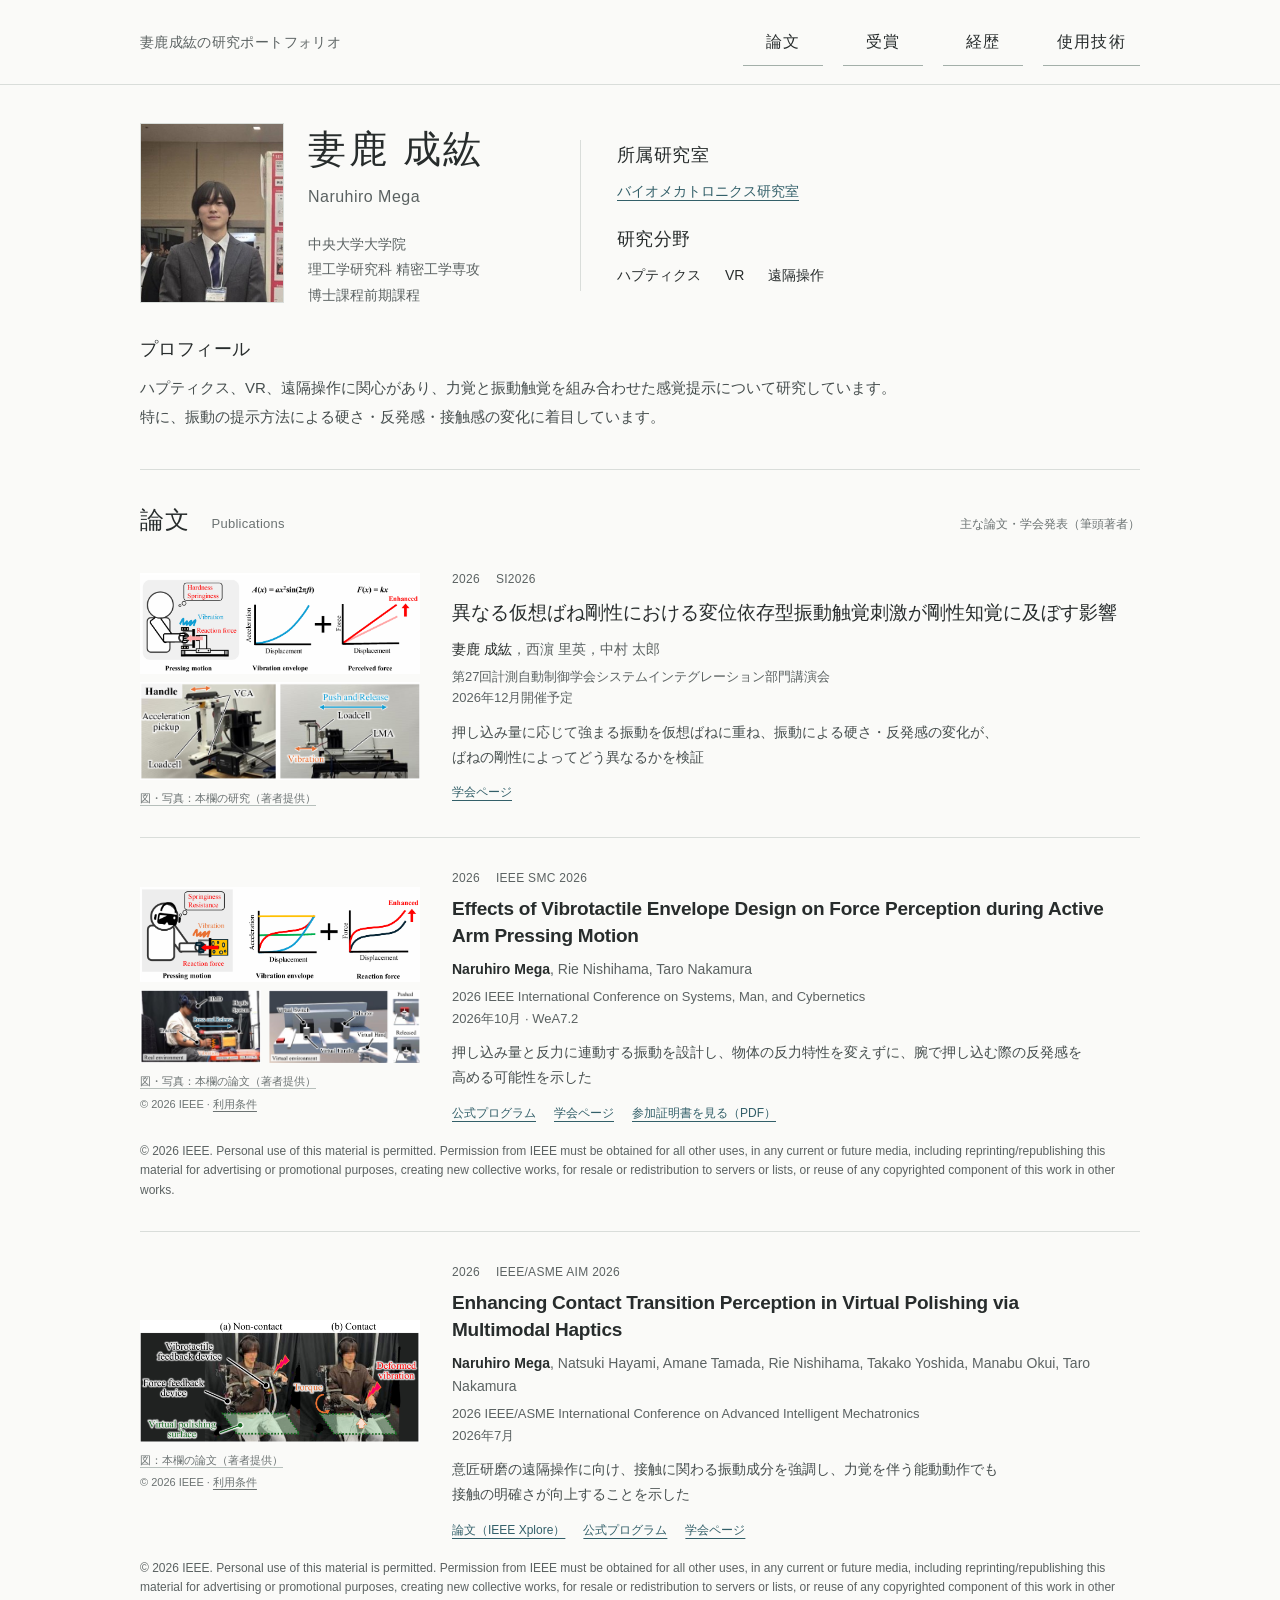
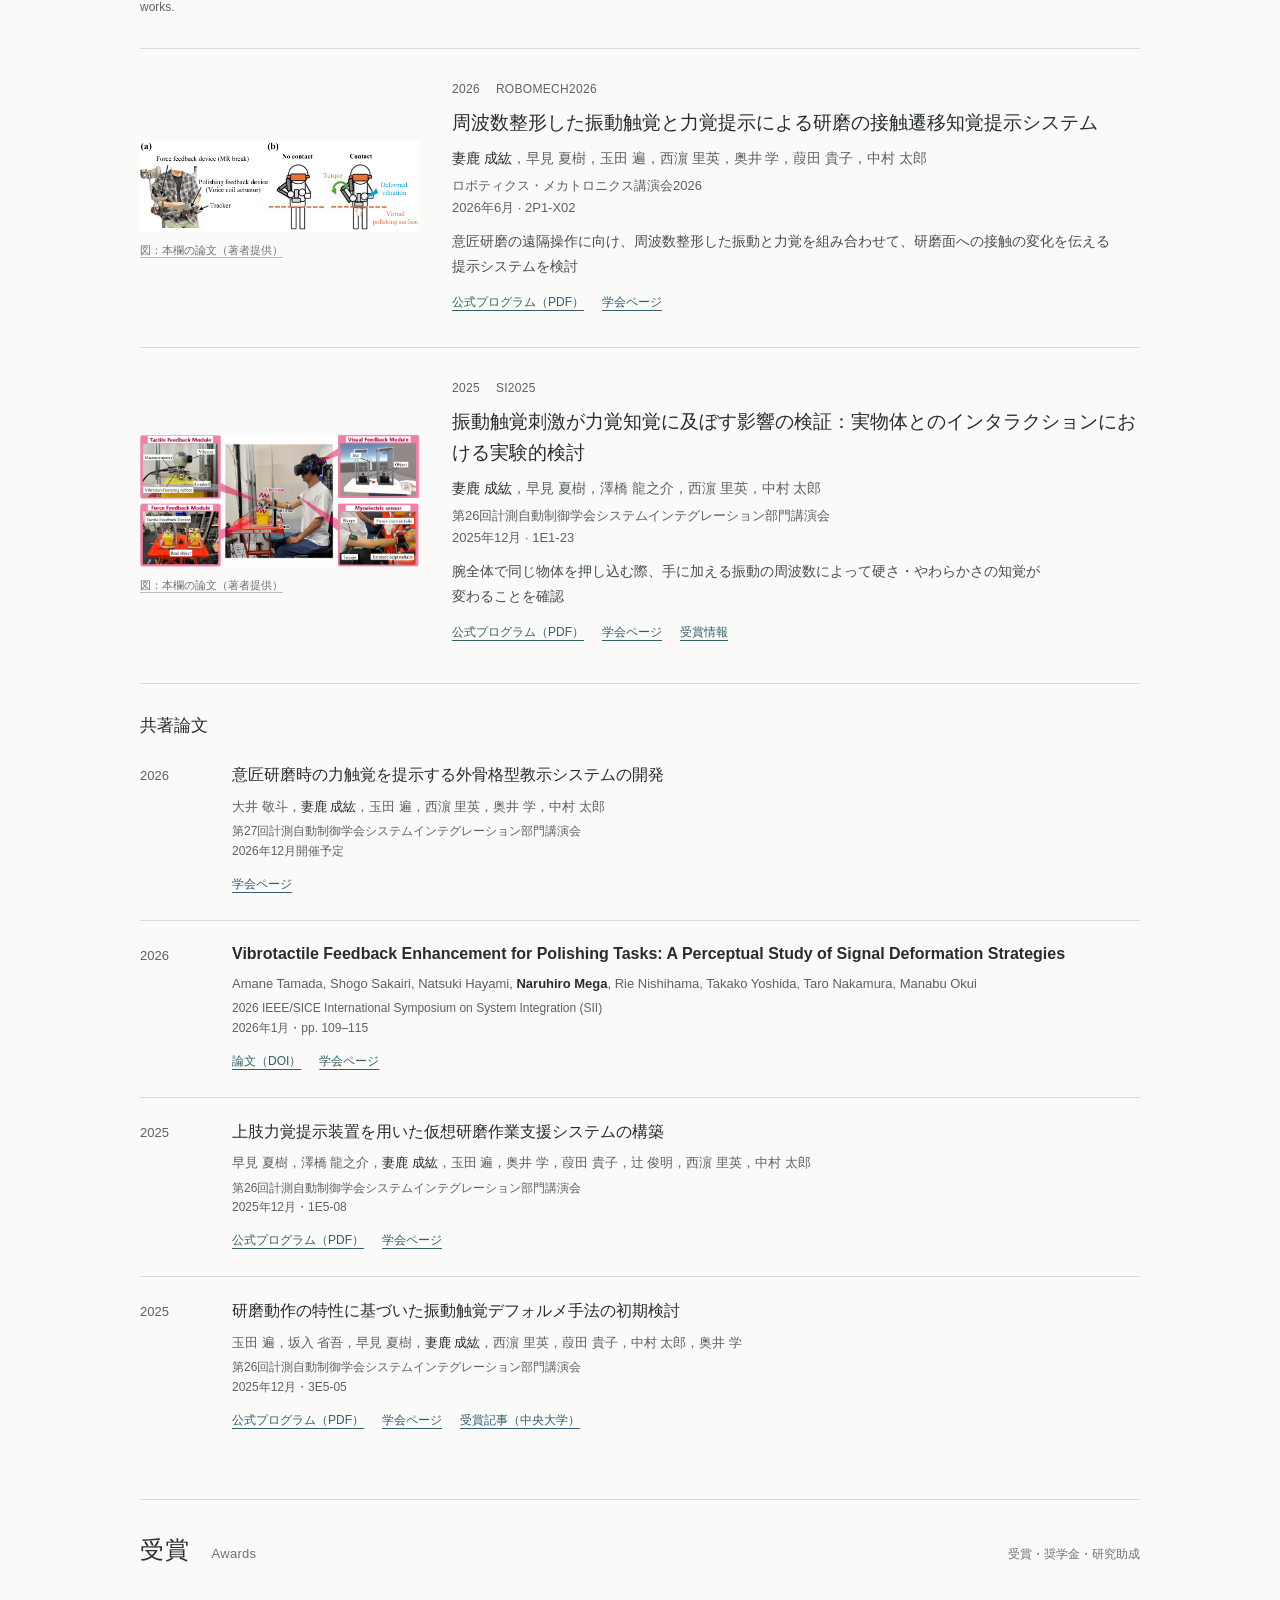
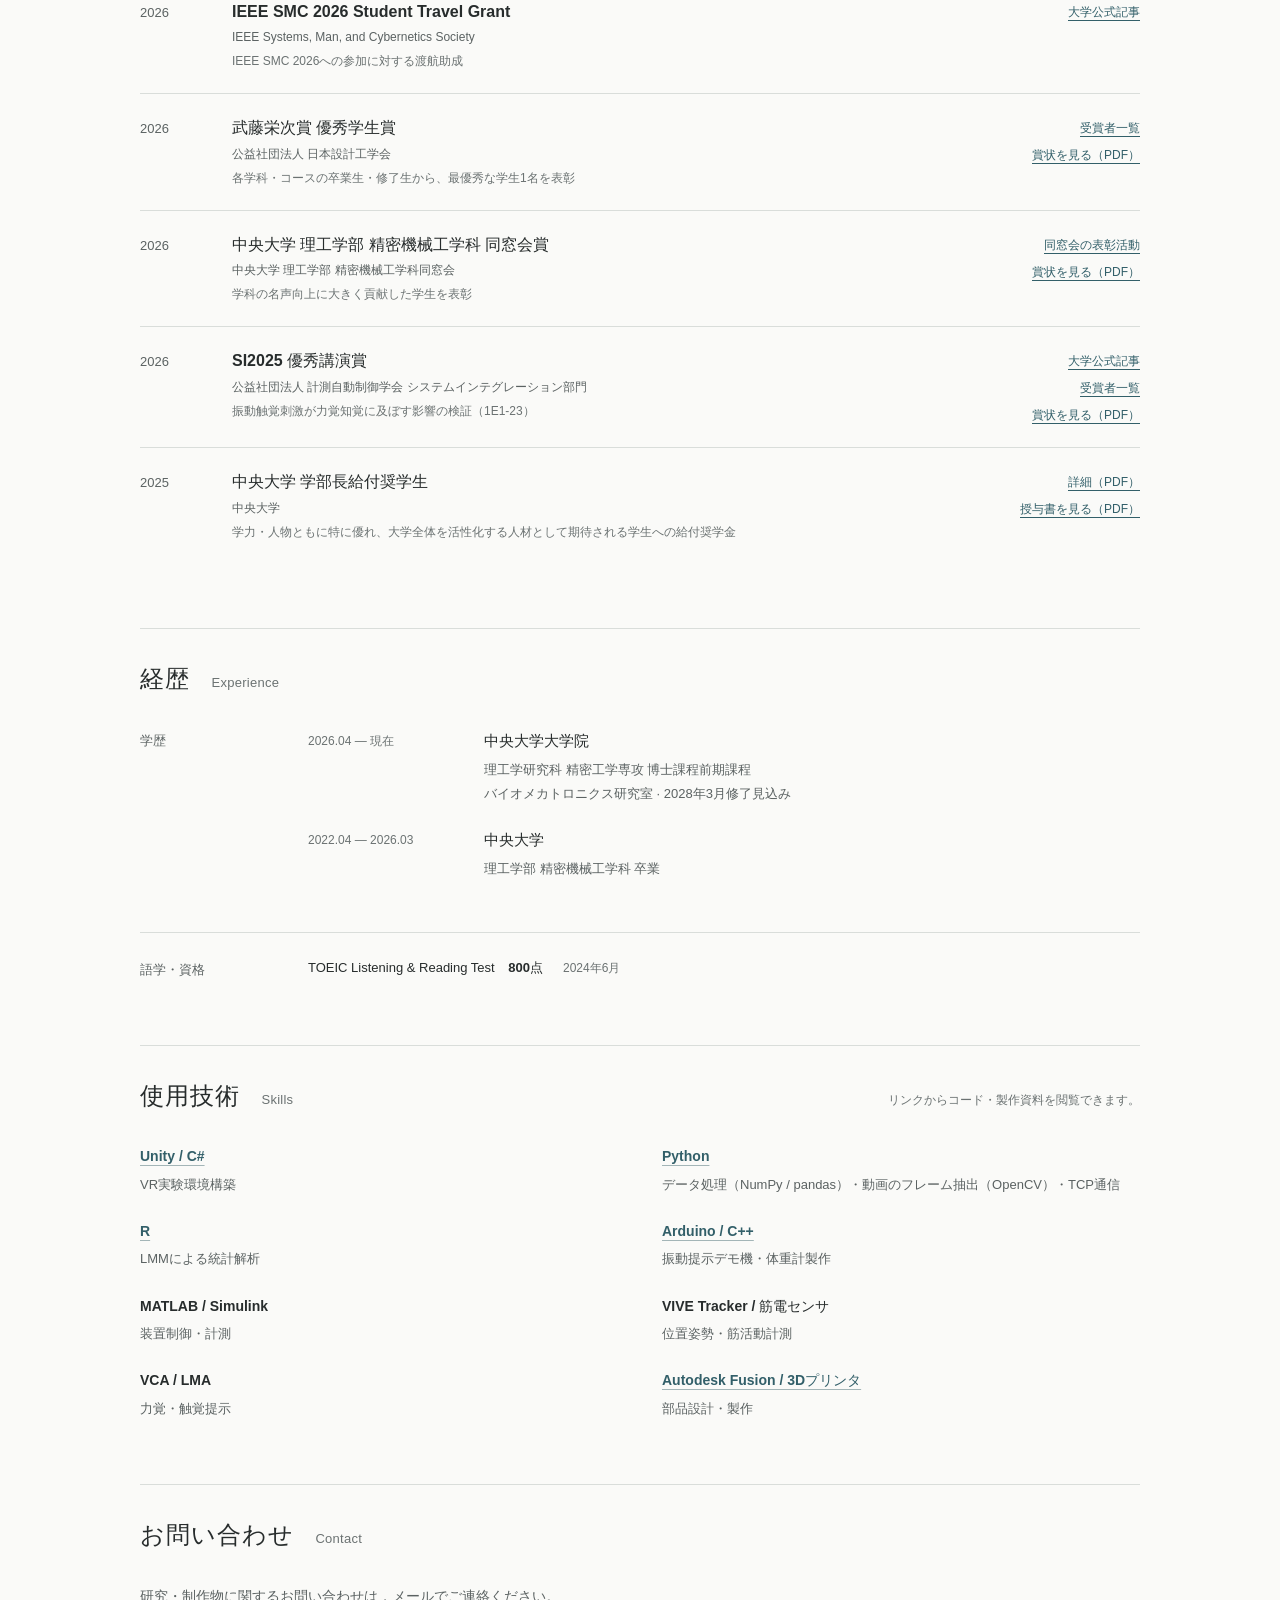
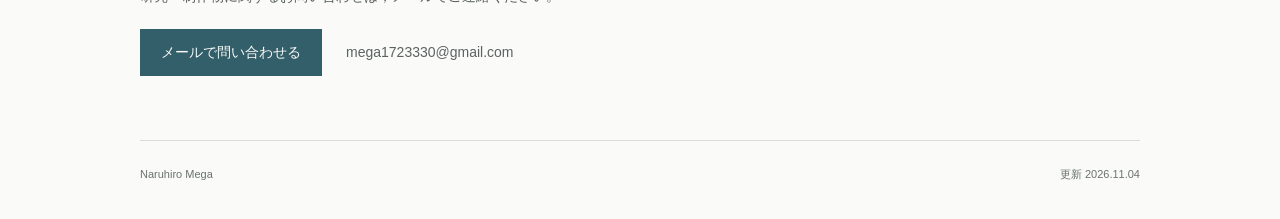
<file: index.html>
<!doctype html>
<html lang="ja">
<head>
  <meta charset="utf-8">
  <meta name="viewport" content="width=device-width, initial-scale=1">
  <meta name="description" content="中央大学大学院の妻鹿成紘による研究ポートフォリオ。触覚を伝える技術（ハプティクス）やVR・遠隔操作の研究，論文・受賞歴，Unity・Pythonなどのコードや装置の設計・製作例を紹介します。">
  
  <meta name="color-scheme" content="light">
  <title>妻鹿成紘の研究ポートフォリオ｜中央大学大学院</title>
  <link rel="canonical" href="https://mega9473.github.io/">
  <meta property="og:type" content="website">
  <meta property="og:locale" content="ja_JP">
  <meta property="og:site_name" content="妻鹿成紘の研究ポートフォリオ">
  <meta property="og:title" content="妻鹿成紘の研究ポートフォリオ｜中央大学大学院">
  <meta property="og:description" content="中央大学大学院の妻鹿成紘による研究ポートフォリオ。触覚を伝える技術（ハプティクス）やVR・遠隔操作の研究，論文・受賞歴，Unity・Pythonなどのコードや装置の設計・製作例を紹介します。">
  <meta property="og:url" content="https://mega9473.github.io/">
  <script type="application/ld+json">
  {
    "@context": "https://schema.org",
    "@type": "WebSite",
    "name": "妻鹿成紘の研究ポートフォリオ",
    "alternateName": [
      "妻鹿成紘",
      "Naruhiro Mega"
    ],
    "url": "https://mega9473.github.io/"
  }
  </script>
  <link rel="icon" href="data:,">
  <link rel="stylesheet" href="assets/style.css">
</head>
<body>
  <a class="skip-link" href="#main">本文へ移動</a>
  <header class="site-header">
    <div class="header-inner">
      <a class="site-title" href="#top">妻鹿成紘の研究ポートフォリオ</a>
      <nav aria-label="メインナビゲーション"><a href="#publications">論文</a><a href="#awards">受賞</a><a href="#experience">経歴</a><a href="#skills">使用技術</a></nav>
    </div>
  </header>
  <main id="main" class="page-width" tabindex="-1">
    <section class="profile" id="top" aria-labelledby="profile-name" tabindex="-1">
      <div class="profile-overview">
        <div class="profile-heading">
          <div class="profile-identity">
            <h1 id="profile-name">妻鹿 成紘</h1>
            <p class="name-en" lang="en">Naruhiro Mega</p>
          </div>
          <figure class="profile-portrait"><img src="assets/portrait.jpg" alt="妻鹿成紘の顔写真" width="192" height="240"></figure>
          <p class="affiliation">中央大学大学院<br><span class="affiliation-part">理工学研究科</span> <wbr><span class="affiliation-part">精密工学専攻</span><br>博士課程前期課程</p>
        </div>
        <div class="profile-details">
          <section class="profile-detail" aria-labelledby="lab-heading">
            <h2 id="lab-heading">所属研究室</h2>
            <p class="profile-detail-value"><a href="https://sites.google.com/g.chuo-u.ac.jp/nakalab/">バイオメカトロニクス研究室</a></p>
          </section>
          <section class="profile-detail" aria-labelledby="fields-heading">
            <h2 id="fields-heading">研究分野</h2>
            <ul class="profile-detail-value research-field-list"><li>ハプティクス</li><li>VR</li><li>遠隔操作</li></ul>
          </section>
        </div>
      </div>
      <div class="profile-about">
        <section class="profile-summary" aria-labelledby="about-heading">
          <h2 id="about-heading">プロフィール</h2>
          <p class="profile-intro"><span class="intro-clause"><span class="intro-phrase">ハプティクス、</span><wbr><span class="intro-phrase">VR、</span><wbr><span class="intro-phrase">遠隔操作に</span><wbr><span class="intro-phrase">関心があり、</span><wbr><span class="intro-phrase">力覚と振動触覚を</span><wbr><span class="intro-phrase">組み合わせた</span><wbr><span class="intro-phrase">感覚提示について</span><wbr><span class="intro-phrase">研究しています。</span></span><span class="intro-clause"><span class="intro-phrase">特に、</span><wbr><span class="intro-phrase">振動の提示方法による</span><wbr><span class="intro-phrase">硬さ・</span><wbr><span class="intro-phrase">反発感・</span><wbr><span class="intro-phrase">接触感の</span><wbr><span class="intro-phrase">変化に着目しています。</span></span></p>
        </section>
      </div>
    </section>

    <section class="section publications-section" id="publications" aria-labelledby="publications-heading" tabindex="-1">
      <div class="section-heading"><h2 id="publications-heading">論文 <span lang="en">Publications</span></h2><p>主な論文・学会発表（筆頭著者）</p></div>
      <ol class="publications-list"><li class="publication-item">
          <article class="publication" aria-labelledby="si2026-title">
            <figure class="publication-visual"><img src="assets/research/si2026.png" alt="仮想ばね押し込み時の振動提示と硬さ・反発感の概念図" width="922" height="331" loading="lazy" decoding="async"><div class="publication-image-row" style="grid-template-columns:2.854251fr"><img src="assets/research/si2026-lma.png" alt="LMAを用いた力覚提示装置と、VCA・ロードセル・加速度センサを備えたハンドル" width="705" height="247" loading="lazy" decoding="async"></div><figcaption class="image-credit"><a href="#si2026-title">図・写真：本欄の研究（著者提供）</a></figcaption></figure>
            <div class="publication-text">
              <p class="publication-meta"><span>2026</span><span>SI2026</span></p>
              <h3 id="si2026-title" lang="ja">異なる仮想ばね剛性における変位依存型振動触覚刺激が剛性知覚に及ぼす影響</h3>
              <p class="authors" lang="ja"><strong>妻鹿 成紘</strong>，西濵 里英，中村 太郎</p>
              <p class="venue">第27回計測自動制御学会システムインテグレーション部門講演会<br><span>2026年12月開催予定</span></p>
              <p class="publication-summary"><span>押し込み量に応じて強まる振動を</span><wbr><span>仮想ばねに重ね、</span><wbr><span>振動による硬さ・反発感の変化が、</span><wbr><span>ばねの剛性によってどう異なるかを検証</span></p>
              <div class="publication-links"><a href="https://si2026.sice-si.org/" aria-label="SI2026：学会ページ">学会ページ</a></div>
            </div>
            
          </article>
        </li>
<li class="publication-item">
          <article class="publication publication--with-notice" aria-labelledby="smc2026-title">
            <figure class="publication-visual" aria-describedby="smc2026-copyright"><img src="assets/research/smc2026.png" alt="スポンジ押し込み時の振動包絡と反力の概念図" width="903" height="307" loading="lazy" decoding="async"><div class="publication-image-row" style="grid-template-columns:1.643505fr 2.060423fr"><img src="assets/research/smc2026-real.png" alt="HMDとトラッカーを装着し、振動提示装置のハンドルを押し引きする実験環境" width="544" height="331" loading="lazy" decoding="async"><img src="assets/research/smc2026-vr.png" alt="仮想ハンドル・仮想の手・動作インジケータを備えたVR実験環境" width="682" height="331" loading="lazy" decoding="async"></div><figcaption class="image-credit"><a href="#smc2026-title">図・写真：本欄の論文（著者提供）</a><span class="image-copyright">© 2026 IEEE · <a href="https://conferences.ieeeauthorcenter.ieee.org/author-ethics/guidelines-and-policies/post-publication-policies/" aria-label="IEEE SMC 2026の図・写真：利用条件">利用条件</a></span></figcaption></figure>
            <div class="publication-text">
              <p class="publication-meta"><span>2026</span><span>IEEE SMC 2026</span></p>
              <h3 id="smc2026-title" lang="en">Effects of Vibrotactile Envelope Design on Force Perception during Active Arm Pressing Motion</h3>
              <p class="authors" lang="en"><strong>Naruhiro Mega</strong>, Rie Nishihama, Taro Nakamura</p>
              <p class="venue">2026 IEEE International Conference on Systems, Man, and Cybernetics<br><span>2026年10月 · WeA7.2</span></p>
              <p class="publication-summary"><span>押し込み量と反力に連動する</span><wbr><span>振動を設計し、</span><wbr><span>物体の反力特性を変えずに、</span><wbr><span>腕で押し込む際の反発感を</span><wbr><span>高める可能性を示した</span></p>
              <div class="publication-links"><a href="https://conf.papercept.net/conferences/conferences/SMC26/program/SMC26_ContentListWeb_4.html" aria-label="IEEE SMC 2026：公式プログラム">公式プログラム</a><a href="https://www.ieeesmc2026.org/" aria-label="IEEE SMC 2026：学会ページ">学会ページ</a><a href="assets/publications/smc2026-participation.pdf" target="_blank" rel="noopener" data-certificate="assets/publications/smc2026-participation.pdf" aria-label="IEEE SMC 2026：参加証明書を見る（PDF、新しいタブで開く）">参加証明書を見る（PDF）</a></div>
            </div>
            <p class="publication-copyright-notice" id="smc2026-copyright" lang="en">© 2026 IEEE. Personal use of this material is permitted. Permission from IEEE must be obtained for all other uses, in any current or future media, including reprinting/republishing this material for advertising or promotional purposes, creating new collective works, for resale or redistribution to servers or lists, or reuse of any copyrighted component of this work in other works.</p>
          </article>
        </li>
<li class="publication-item">
          <article class="publication publication--with-notice" aria-labelledby="aim2026-title">
            <figure class="publication-visual" aria-describedby="aim2026-copyright"><img src="assets/research/aim2026.png" alt="仮想研磨中の非接触・接触状態と力覚・振動提示の実験写真" width="1057" height="460" loading="lazy" decoding="async"><figcaption class="image-credit"><a href="#aim2026-title">図：本欄の論文（著者提供）</a><span class="image-copyright">© 2026 IEEE · <a href="https://conferences.ieeeauthorcenter.ieee.org/author-ethics/guidelines-and-policies/post-publication-policies/" aria-label="IEEE/ASME AIM 2026の図・写真：利用条件">利用条件</a></span></figcaption></figure>
            <div class="publication-text">
              <p class="publication-meta"><span>2026</span><span>IEEE/ASME AIM 2026</span></p>
              <h3 id="aim2026-title" lang="en">Enhancing Contact Transition Perception in Virtual Polishing via Multimodal Haptics</h3>
              <p class="authors" lang="en"><strong>Naruhiro Mega</strong>, Natsuki Hayami, Amane Tamada, Rie Nishihama, Takako Yoshida, Manabu Okui, Taro Nakamura</p>
              <p class="venue">2026 IEEE/ASME International Conference on Advanced Intelligent Mechatronics<br><span>2026年7月</span></p>
              <p class="publication-summary"><span>意匠研磨の遠隔操作に向け、</span><wbr><span>接触に関わる振動成分を強調し、</span><wbr><span>力覚を伴う能動動作でも</span><wbr><span>接触の明確さが向上することを示した</span></p>
              <div class="publication-links"><a href="https://ieeexplore.ieee.org/abstract/document/11658271/" aria-label="IEEE/ASME AIM 2026：論文（IEEE Xplore）">論文（IEEE Xplore）</a><a href="https://aim2026.com/technical_program.php" aria-label="IEEE/ASME AIM 2026：公式プログラム">公式プログラム</a><a href="https://aim2026.com/" aria-label="IEEE/ASME AIM 2026：学会ページ">学会ページ</a></div>
            </div>
            <p class="publication-copyright-notice" id="aim2026-copyright" lang="en">© 2026 IEEE. Personal use of this material is permitted. Permission from IEEE must be obtained for all other uses, in any current or future media, including reprinting/republishing this material for advertising or promotional purposes, creating new collective works, for resale or redistribution to servers or lists, or reuse of any copyrighted component of this work in other works.</p>
          </article>
        </li>
<li class="publication-item">
          <article class="publication" aria-labelledby="robomech2026-title">
            <figure class="publication-visual"><img src="assets/research/robomech2026.png" alt="装着型力覚・振動提示装置と仮想研磨面への非接触・接触状態を示す図" width="1053" height="345" loading="lazy" decoding="async"><figcaption class="image-credit"><a href="#robomech2026-title">図：本欄の論文（著者提供）</a></figcaption></figure>
            <div class="publication-text">
              <p class="publication-meta"><span>2026</span><span>ROBOMECH2026</span></p>
              <h3 id="robomech2026-title" lang="ja">周波数整形した振動触覚と力覚提示による研磨の接触遷移知覚提示システム</h3>
              <p class="authors" lang="ja"><strong>妻鹿 成紘</strong>，早見 夏樹，玉田 遍，西濵 里英，奥井 学，葭田 貴子，中村 太郎</p>
              <p class="venue">ロボティクス・メカトロニクス講演会2026<br><span>2026年6月 · 2P1-X02</span></p>
              <p class="publication-summary"><span>意匠研磨の遠隔操作に向け、</span><wbr><span>周波数整形した振動と力覚を</span><wbr><span>組み合わせて、</span><wbr><span>研磨面への接触の変化を伝える</span><wbr><span>提示システムを検討</span></p>
              <div class="publication-links"><a href="https://robomech.org/2026/wp-content/uploads/2026/06/%E5%85%AC%E9%96%8B%E7%94%A8PG%E6%9A%AB%E5%AE%9A%E7%89%882026-0611.pdf" aria-label="ROBOMECH2026：公式プログラム（PDF）">公式プログラム（PDF）</a><a href="https://robomech.org/2026/" aria-label="ROBOMECH2026：学会ページ">学会ページ</a></div>
            </div>
            
          </article>
        </li>
<li class="publication-item">
          <article class="publication" aria-labelledby="si2025-title">
            <figure class="publication-visual"><img src="assets/research/si2025.png" alt="力覚・振動触覚・視覚の提示装置と筋活動計測を組み合わせた実験環境" width="832" height="394" loading="lazy" decoding="async"><figcaption class="image-credit"><a href="#si2025-title">図：本欄の論文（著者提供）</a></figcaption></figure>
            <div class="publication-text">
              <p class="publication-meta"><span>2025</span><span>SI2025</span></p>
              <h3 id="si2025-title" lang="ja">振動触覚刺激が力覚知覚に及ぼす影響の検証：実物体とのインタラクションにおける実験的検討</h3>
              <p class="authors" lang="ja"><strong>妻鹿 成紘</strong>，早見 夏樹，澤橋 龍之介，西濵 里英，中村 太郎</p>
              <p class="venue">第26回計測自動制御学会システムインテグレーション部門講演会<br><span>2025年12月 · 1E1-23</span></p>
              <p class="publication-summary"><span>腕全体で同じ物体を押し込む際、</span><wbr><span>手に加える振動の周波数によって</span><wbr><span>硬さ・やわらかさの知覚が</span><wbr><span>変わることを確認</span></p>
              <div class="publication-links"><a href="https://sice-si.org/si2025/assets/pdf/programs/251209_detailed_program.pdf#page=5" aria-label="SI2025：公式プログラム（PDF）">公式プログラム（PDF）</a><a href="https://sice-si.org/si2025/" aria-label="SI2025：学会ページ">学会ページ</a><a href="https://sice-si.org/si2025/excellent_speaker.php" aria-label="SI2025：受賞情報">受賞情報</a></div>
            </div>
            
          </article>
        </li></ol>
      
      <div class="coauthored-group"><h3>共著論文</h3><ol class="coauthored-list"><li class="coauthored-item">
          <span class="year">2026</span>
          <article aria-labelledby="si2026-ooi-coauthor-title">
            <h4 id="si2026-ooi-coauthor-title" lang="ja">意匠研磨時の力触覚を提示する外骨格型教示システムの開発</h4>
            <p class="authors" lang="ja">大井 敬斗，<strong>妻鹿 成紘</strong>，玉田 遍，西濵 里英，奥井 学，中村 太郎</p>
            <p class="venue">第27回計測自動制御学会システムインテグレーション部門講演会<br>2026年12月開催予定</p>
            <div class="publication-links"><a href="https://si2026.sice-si.org/" aria-label="SI2026：学会ページ">学会ページ</a></div>
          </article>
        </li>
<li class="coauthored-item">
          <span class="year">2026</span>
          <article aria-labelledby="sii2026-coauthor-title">
            <h4 id="sii2026-coauthor-title" lang="en">Vibrotactile Feedback Enhancement for Polishing Tasks: A Perceptual Study of Signal Deformation Strategies</h4>
            <p class="authors" lang="en">Amane Tamada, Shogo Sakairi, Natsuki Hayami, <strong>Naruhiro Mega</strong>, Rie Nishihama, Takako Yoshida, Taro Nakamura, Manabu Okui</p>
            <p class="venue">2026 IEEE/SICE International Symposium on System Integration (SII)<br>2026年1月・pp. 109–115</p>
            <div class="publication-links"><a href="https://doi.org/10.1109/SII64115.2026.11404669" aria-label="IEEE/SICE SII 2026：論文（DOI）">論文（DOI）</a><a href="https://sii2026.sice-si.org/" aria-label="IEEE/SICE SII 2026：学会ページ">学会ページ</a></div>
          </article>
        </li>
<li class="coauthored-item">
          <span class="year">2025</span>
          <article aria-labelledby="si2025-hayami-coauthor-title">
            <h4 id="si2025-hayami-coauthor-title" lang="ja">上肢力覚提示装置を用いた仮想研磨作業支援システムの構築</h4>
            <p class="authors" lang="ja">早見 夏樹，澤橋 龍之介，<strong>妻鹿 成紘</strong>，玉田 遍，奥井 学，葭田 貴子，辻 俊明，西濵 里英，中村 太郎</p>
            <p class="venue">第26回計測自動制御学会システムインテグレーション部門講演会<br>2025年12月・1E5-08</p>
            <div class="publication-links"><a href="https://sice-si.org/si2025/assets/pdf/programs/251209_detailed_program.pdf#page=25" aria-label="SI2025：公式プログラム（PDF）">公式プログラム（PDF）</a><a href="https://sice-si.org/si2025/" aria-label="SI2025：学会ページ">学会ページ</a></div>
          </article>
        </li>
<li class="coauthored-item">
          <span class="year">2025</span>
          <article aria-labelledby="si2025-tamada-coauthor-title">
            <h4 id="si2025-tamada-coauthor-title" lang="ja">研磨動作の特性に基づいた振動触覚デフォルメ手法の初期検討</h4>
            <p class="authors" lang="ja">玉田 遍，坂入 省吾，早見 夏樹，<strong>妻鹿 成紘</strong>，西濵 里英，葭田 貴子，中村 太郎，奥井 学</p>
            <p class="venue">第26回計測自動制御学会システムインテグレーション部門講演会<br>2025年12月・3E5-05</p>
            <div class="publication-links"><a href="https://sice-si.org/si2025/assets/pdf/programs/251209_detailed_program.pdf#page=85" aria-label="SI2025：公式プログラム（PDF）">公式プログラム（PDF）</a><a href="https://sice-si.org/si2025/" aria-label="SI2025：学会ページ">学会ページ</a><a href="https://www.chuo-u.ac.jp/academics/faculties/advanced/departments/precision_mecha/news/2026/02/84689/" aria-label="SI2025：受賞記事（中央大学）">受賞記事（中央大学）</a></div>
          </article>
        </li></ol></div>
    </section>

    <section class="section" id="awards" aria-labelledby="awards-heading" tabindex="-1">
      <div class="section-heading"><h2 id="awards-heading">受賞 <span lang="en">Awards</span></h2><p>受賞・奨学金・研究助成</p></div>
      <ul class="awards-list"><li class="award-row">
          <span class="year">2026</span>
          <div class="award-content"><h3>IEEE SMC 2026 Student Travel Grant</h3><p>IEEE Systems, Man, and Cybernetics Society</p><p class="award-note">IEEE SMC 2026への参加に対する渡航助成</p></div>
          <div class="award-link"><a href="https://www.chuo-u.ac.jp/english/news/2026/10/88980/" aria-label="IEEE SMC 2026 Student Travel Grant：大学公式記事">大学公式記事</a></div>
        </li>
<li class="award-row">
          <span class="year">2026</span>
          <div class="award-content"><h3>武藤栄次賞 優秀学生賞</h3><p>公益社団法人 日本設計工学会</p><p class="award-note">各学科・コースの卒業生・修了生から、最優秀な学生1名を表彰</p></div>
          <div class="award-link"><a href="https://jsde.or.jp/wp/studentaward-2025/" aria-label="武藤栄次賞 優秀学生賞：受賞者一覧">受賞者一覧</a><a href="assets/awards/muto-eiji-2026.pdf" target="_blank" rel="noopener" data-certificate="assets/awards/muto-eiji-2026.pdf" aria-label="武藤栄次賞 優秀学生賞：賞状を見る（PDF、新しいタブで開く）">賞状を見る（PDF）</a></div>
        </li>
<li class="award-row">
          <span class="year">2026</span>
          <div class="award-content"><h3>中央大学 理工学部 精密機械工学科 同窓会賞</h3><p>中央大学 理工学部 精密機械工学科同窓会</p><p class="award-note">学科の名声向上に大きく貢献した学生を表彰</p></div>
          <div class="award-link"><a href="https://sites.google.com/g.chuo-u.ac.jp/mechalumni/%E8%A1%A8%E5%BD%B0%E6%B4%BB%E5%8B%95?authuser=0" aria-label="中央大学 理工学部 精密機械工学科 同窓会賞：同窓会の表彰活動">同窓会の表彰活動</a><a href="assets/awards/alumni-2026.pdf" target="_blank" rel="noopener" data-certificate="assets/awards/alumni-2026.pdf" aria-label="中央大学 理工学部 精密機械工学科 同窓会賞：賞状を見る（PDF、新しいタブで開く）">賞状を見る（PDF）</a></div>
        </li>
<li class="award-row">
          <span class="year">2026</span>
          <div class="award-content"><h3>SI2025 優秀講演賞</h3><p>公益社団法人 計測自動制御学会 システムインテグレーション部門</p><p class="award-note">振動触覚刺激が力覚知覚に及ぼす影響の検証（1E1-23）</p></div>
          <div class="award-link"><a href="https://www.chuo-u.ac.jp/academics/faculties/advanced/departments/precision_mecha/news/2026/02/88053/" aria-label="SI2025 優秀講演賞：大学公式記事">大学公式記事</a><a href="https://sice-si.org/si2025/excellent_speaker.php" aria-label="SI2025 優秀講演賞：受賞者一覧">受賞者一覧</a><a href="assets/awards/si2025-excellent-presentation.pdf" target="_blank" rel="noopener" data-certificate="assets/awards/si2025-excellent-presentation.pdf" aria-label="SI2025 優秀講演賞：賞状を見る（PDF、新しいタブで開く）">賞状を見る（PDF）</a></div>
        </li>
<li class="award-row">
          <span class="year">2025</span>
          <div class="award-content"><h3>中央大学 学部長給付奨学生</h3><p>中央大学</p><p class="award-note">学力・人物ともに特に優れ、大学全体を活性化する人材として期待される学生への給付奨学金</p></div>
          <div class="award-link"><a href="https://www.chuo-u.ac.jp/uploads/2026/01/academics_faculties_science_fees_schol_scholarship_01.pdf" aria-label="中央大学 学部長給付奨学生：詳細（PDF）">詳細（PDF）</a><a href="assets/awards/dean-scholarship-2025.pdf" target="_blank" rel="noopener" data-certificate="assets/awards/dean-scholarship-2025.pdf" aria-label="中央大学 学部長給付奨学生：授与書を見る（PDF、新しいタブで開く）">授与書を見る（PDF）</a></div>
        </li></ul>
    </section>

    <section class="section" id="experience" aria-labelledby="experience-heading" tabindex="-1">
      <div class="section-heading"><h2 id="experience-heading">経歴 <span lang="en">Experience</span></h2></div>
      <div class="experience-group"><h3 class="group-heading">学歴</h3><ol class="experience-list"><li class="experience-row"><p class="period">2026.04 — 現在</p><div><h4>中央大学大学院</h4><p>理工学研究科 精密工学専攻 博士課程前期課程</p><p>バイオメカトロニクス研究室 · 2028年3月修了見込み</p></div></li>
<li class="experience-row"><p class="period">2022.04 — 2026.03</p><div><h4>中央大学</h4><p>理工学部 精密機械工学科 卒業</p></div></li></ol></div>
      
      <div class="experience-group qualifications-group"><h3 class="group-heading">語学・資格</h3><ul class="qualifications-list"><li class="qualification-row"><p>TOEIC Listening &amp; Reading Test <strong>800点</strong></p><time datetime="2024-06">2024年6月</time></li></ul></div>
      </section>

    <section class="section" id="skills" aria-labelledby="skills-heading" tabindex="-1">
      <div class="section-heading"><h2 id="skills-heading">使用技術 <span lang="en">Skills</span></h2><p>リンクからコード・製作資料を閲覧できます。</p></div>
      <dl class="skills-list"><div class="skill-entry"><dt class="skill-tools"><a class="skill-link" href="code/unity.html" aria-label="Unity / C#のコードを見る">Unity / C#</a></dt><dd class="skill-detail"><span>VR実験環境構築</span></dd></div>
<div class="skill-entry"><dt class="skill-tools"><a class="skill-link" href="code/python.html" aria-label="Pythonのコードを見る">Python</a></dt><dd class="skill-detail"><span>データ処理（NumPy / pandas）・</span><wbr><span>動画のフレーム抽出（OpenCV）・</span><wbr><span>TCP通信</span></dd></div>
<div class="skill-entry"><dt class="skill-tools"><a class="skill-link" href="code/r.html" aria-label="Rのコードを見る">R</a></dt><dd class="skill-detail"><span>LMMによる統計解析</span></dd></div>
<div class="skill-entry"><dt class="skill-tools"><a class="skill-link" href="code/arduino.html" aria-label="Arduino / C++のコード・製作資料を見る">Arduino / C++</a></dt><dd class="skill-detail"><span>振動提示デモ機・</span><wbr><span>体重計製作</span></dd></div>
<div class="skill-entry"><dt class="skill-tools">MATLAB / Simulink</dt><dd class="skill-detail"><span>装置制御・</span><wbr><span>計測</span></dd></div>
<div class="skill-entry"><dt class="skill-tools">VIVE Tracker / 筋電センサ</dt><dd class="skill-detail"><span>位置姿勢・</span><wbr><span>筋活動計測</span></dd></div>
<div class="skill-entry"><dt class="skill-tools">VCA / LMA</dt><dd class="skill-detail"><span>力覚・</span><wbr><span>触覚提示</span></dd></div>
<div class="skill-entry"><dt class="skill-tools"><a class="skill-link" href="code/cad.html" aria-label="Autodesk Fusion / 3Dプリンタの設計データを見る">Autodesk Fusion / 3Dプリンタ</a></dt><dd class="skill-detail"><span>部品設計・</span><wbr><span>製作</span></dd></div></dl>
    </section>
    <section class="section contact-section" id="contact" aria-labelledby="contact-heading" tabindex="-1">
      <div class="section-heading"><h2 id="contact-heading">お問い合わせ <span lang="en">Contact</span></h2></div>
      <p class="contact-description">研究・制作物に関するお問い合わせは，メールでご連絡ください。</p>
      <div class="contact-actions">
        <a class="contact-button" href="mailto:mega1723330@gmail.com">メールで問い合わせる</a>
        <p class="contact-email">mega1723330@gmail.com</p>
      </div>
    </section>
  </main>
  <footer class="site-footer page-width"><p>Naruhiro Mega</p><p><span>更新 <time datetime="2026-11-04">2026.11.04</time></span></p></footer>
  <script src="assets/navigation.js" defer></script>
</body>
</html>
</file>
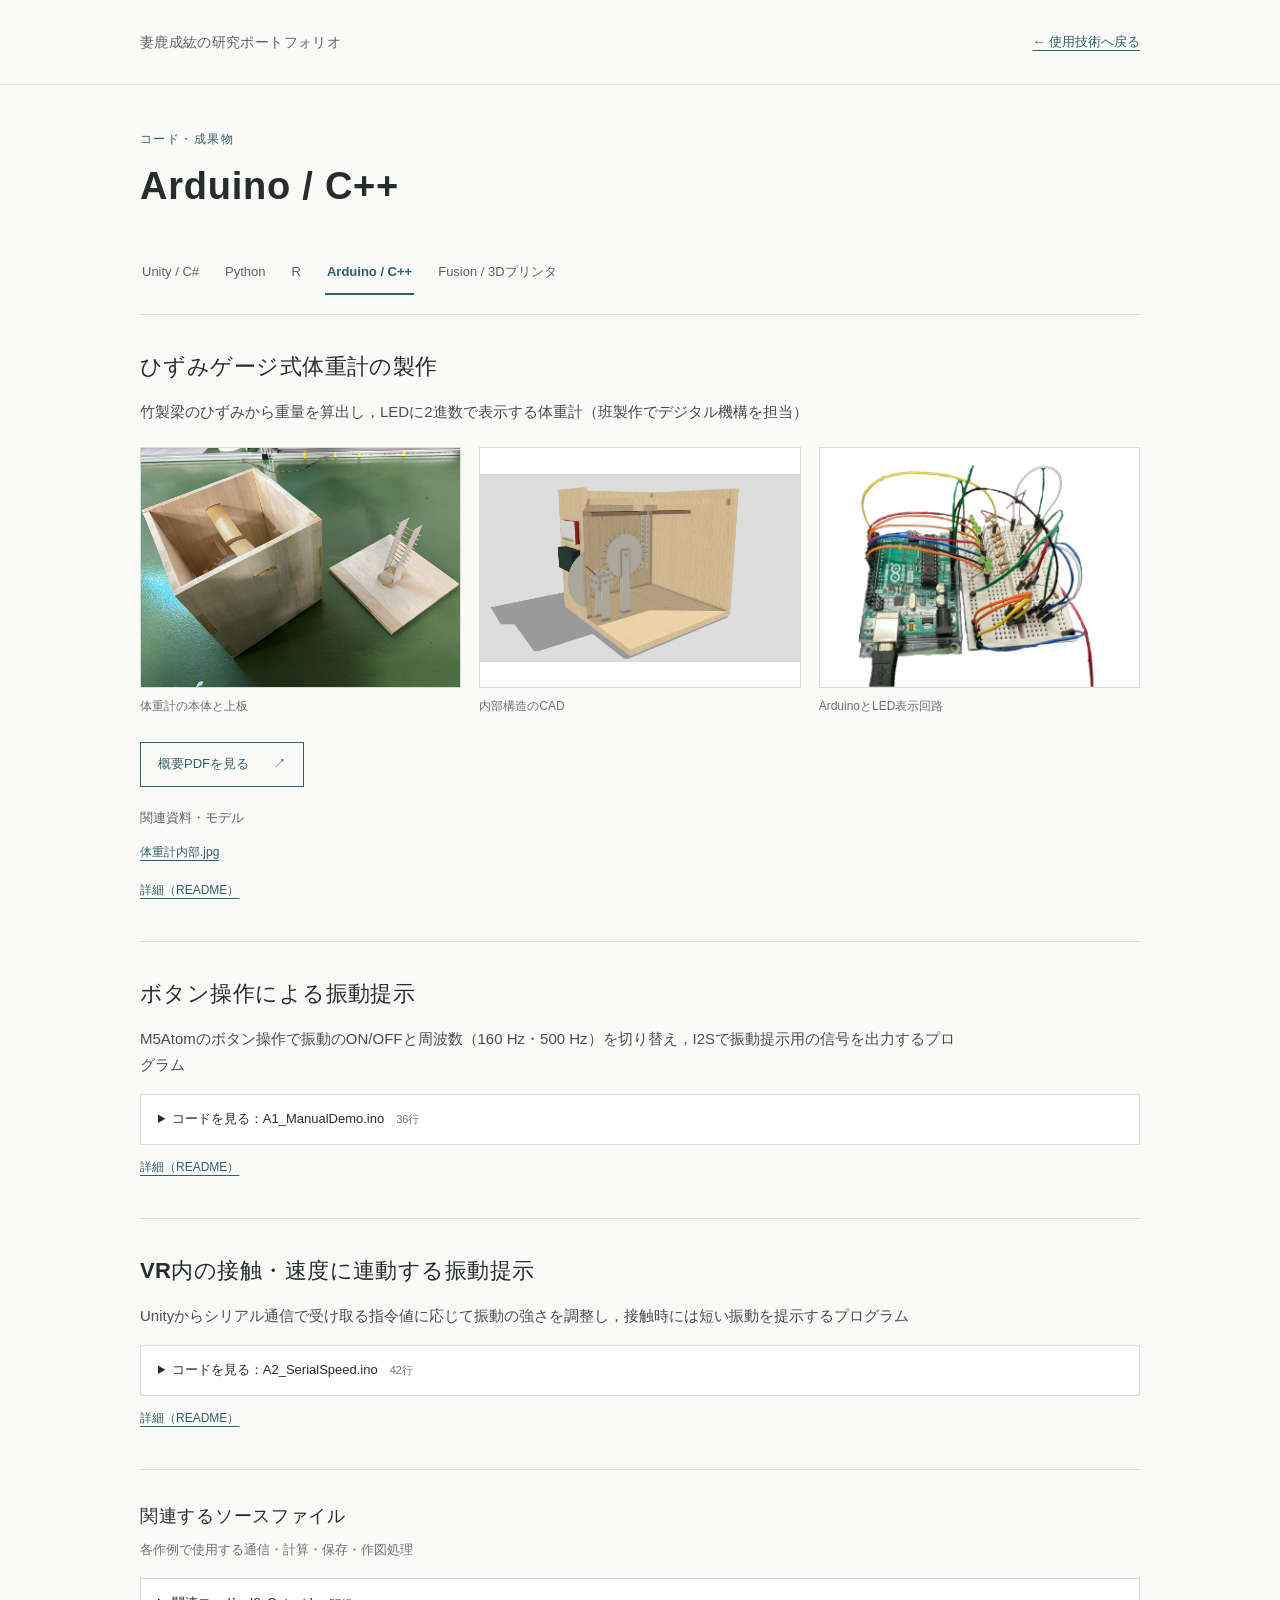
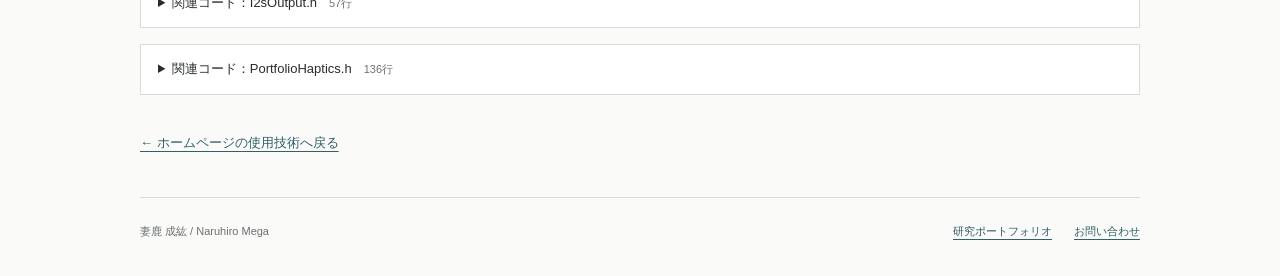
<file: code/arduino.html>
<!doctype html>
<html lang="ja"><head><meta charset="utf-8"><meta name="viewport" content="width=device-width, initial-scale=1"><meta name="color-scheme" content="light"><meta name="description" content="講義で班製作した体重計の資料と、M5Atomによる振動提示のコードを紹介します。"><title>Arduino / C++のコード・成果物｜妻鹿成紘</title><link rel="icon" href="data:,"><link rel="stylesheet" href="../assets/style.css"><link rel="stylesheet" href="../assets/code.css"></head>
<body class="code-page"><a class="skip-link" href="#main">本文へ移動</a><header class="site-header"><div class="header-inner"><a class="site-title" href="../index.html">妻鹿成紘の研究ポートフォリオ</a><a class="back-home" href="../index.html#skills">← 使用技術へ戻る</a></div></header>
<main id="main" class="page-width" tabindex="-1"><div class="code-intro"><p class="code-eyebrow">コード・成果物</p><h1>Arduino / C++</h1></div><nav class="category-nav" aria-label="使用技術のカテゴリ"><a href="unity.html">Unity / C#</a><a href="python.html">Python</a><a href="r.html">R</a><a href="arduino.html" aria-current="page">Arduino / C++</a><a href="cad.html">Fusion / 3Dプリンタ</a></nav><article class="code-item" id="a3" aria-labelledby="a3-title"><div class="item-heading"><h2 id="a3-title">ひずみゲージ式体重計の製作</h2></div><p class="item-description">竹製梁のひずみから重量を算出し，LEDに2進数で表示する体重計（班製作でデジタル機構を担当）</p><div class="artifact-gallery" role="group" aria-label="ひずみゲージ式体重計の製作の写真・設計図"><figure><a href="files/04_arduino/A3_ScaleArtifact/figures/scale-overview.jpg" target="_blank" rel="noopener" aria-label="体重計の本体と上板を拡大"><img src="files/04_arduino/A3_ScaleArtifact/figures/scale-overview.jpg" alt="上板を外した木製の体重計本体とラック付きの上板" loading="lazy" decoding="async"></a><figcaption>体重計の本体と上板</figcaption></figure><figure><a href="files/04_arduino/A3_ScaleArtifact/figures/scale-design.jpg" target="_blank" rel="noopener" aria-label="内部構造のCADを拡大"><img src="files/04_arduino/A3_ScaleArtifact/figures/scale-design.jpg" alt="竹製梁，ラック，歯車を配置した体重計内部のCADモデル" loading="lazy" decoding="async"></a><figcaption>内部構造のCAD</figcaption></figure><figure><a href="files/04_arduino/A3_ScaleArtifact/figures/scale-circuit.png" target="_blank" rel="noopener" aria-label="ArduinoとLED表示回路を拡大"><img src="files/04_arduino/A3_ScaleArtifact/figures/scale-circuit.png" alt="Arduino Unoとブレッドボード上のLED・配線" loading="lazy" decoding="async"></a><figcaption>ArduinoとLED表示回路</figcaption></figure></div><div class="asset-primary"><a class="asset-button" href="files/04_arduino/A3_ScaleArtifact/SDGs%E4%BD%93%E9%87%8D%E8%A8%88_%E6%A6%82%E8%A6%81%E3%83%BBCAD%E3%83%BB%E5%AE%9F%E6%A9%9F%E5%86%99%E7%9C%9F%E8%B3%87%E6%96%99.pdf" target="_blank" rel="noopener">概要PDFを見る <span aria-hidden="true">↗</span></a></div><div class="asset-list"><h3>関連資料・モデル</h3><ul><li><a href="files/04_arduino/A3_ScaleArtifact/%E4%BD%93%E9%87%8D%E8%A8%88%E5%86%85%E9%83%A8.jpg" target="_blank" rel="noopener">体重計内部.jpg</a></li></ul></div><p class="item-documentation"><a href="files/04_arduino/A3_ScaleArtifact/README.md" download>詳細（README）</a></p></article><article class="code-item" id="a1" aria-labelledby="a1-title"><div class="item-heading"><h2 id="a1-title">ボタン操作による振動提示</h2></div><p class="item-description">M5Atomのボタン操作で振動のON/OFFと周波数（160 Hz・500 Hz）を切り替え，I2Sで振動提示用の信号を出力するプログラム</p><details class="code-disclosure"><summary><span>コードを見る：A1_ManualDemo.ino</span><span class="line-count">36行</span></summary><div class="file-toolbar"><span>04_arduino/A1_ManualDemo/A1_ManualDemo.ino</span><a href="files/04_arduino/A1_ManualDemo/A1_ManualDemo.ino" download>ダウンロード</a></div><pre tabindex="0" aria-label="A1_ManualDemo.inoのソースコード"><code>#include &lt;M5Atom.h&gt;
#include &lt;PortfolioHaptics.h&gt;
#include &lt;I2sOutput.h&gt;

portfolio::ManualController controller;
portfolio::I2sOutput output;
int16_t samples[portfolio::kBufferSamples];
bool outputReady = false;

const uint8_t digits[2][25] = {
    {0,0,1,0,0, 0,1,1,0,0, 0,0,1,0,0, 0,0,1,0,0, 0,1,1,1,0},
    {0,1,1,1,0, 0,0,0,1,0, 0,1,1,1,0, 0,1,0,0,0, 0,1,1,1,0}
};

void showState() {
    const uint32_t color = controller.vibrating() ? 0xff0000 : 0x00ff00;
    for (int i = 0; i &lt; 25; ++i)
        M5.dis.drawpix(i, digits[controller.mode() - 1][i] ? color : 0);
}

void setup() {
    M5.begin(true, false, true);
    Serial.begin(115200);
    outputReady = output.begin(I2S_CHANNEL_FMT_RIGHT_LEFT);
    if (outputReady) showState();
    else M5.dis.fillpix(0xff00ff); // I2S障害
}

void loop() {
    M5.update();
    if (!outputReady) { delay(10); return; }
    if (controller.update(millis(), M5.Btn.wasPressed())) showState();
    controller.render(samples, portfolio::kBufferSamples);
    outputReady = output.write(samples, portfolio::kBufferSamples);
    if (!outputReady) M5.dis.fillpix(0xff00ff);
}
</code></pre></details><p class="item-documentation"><a href="files/04_arduino/A1_ManualDemo/README.md" download>詳細（README）</a></p></article><article class="code-item" id="a2" aria-labelledby="a2-title"><div class="item-heading"><h2 id="a2-title">VR内の接触・速度に連動する振動提示</h2></div><p class="item-description">Unityからシリアル通信で受け取る指令値に応じて振動の強さを調整し，接触時には短い振動を提示するプログラム</p><details class="code-disclosure"><summary><span>コードを見る：A2_SerialSpeed.ino</span><span class="line-count">42行</span></summary><div class="file-toolbar"><span>04_arduino/A2_SerialSpeed/A2_SerialSpeed.ino</span><a href="files/04_arduino/A2_SerialSpeed/A2_SerialSpeed.ino" download>ダウンロード</a></div><pre tabindex="0" aria-label="A2_SerialSpeed.inoのソースコード"><code>#include &lt;M5Atom.h&gt;
#include &lt;PortfolioHaptics.h&gt;
#include &lt;I2sOutput.h&gt;

portfolio::VelocityController controller;
portfolio::SerialLevelParser parser;
portfolio::I2sOutput output;
int16_t samples[portfolio::kBufferSamples];
bool outputReady = false;
const uint8_t ledPositions[13][2] = {
    {0,0},{1,0},{2,0},{3,0},{4,0},
    {4,1},{3,1},{2,1},{1,1},{0,1},{0,2},{1,2},{2,2}
};

void showLevel(int level) {
    M5.dis.clear();
    for (int i = 0; i &lt; level; ++i)
        M5.dis.drawpix(ledPositions[i][0], ledPositions[i][1], CRGB(0, 80, 0));
}

void setup() {
    M5.begin(true, false, true);
    Serial.begin(115200);
    M5.dis.clear();
    M5.dis.setBrightness(20);
    // 原本のALL_RIGHTを維持。実際のDACのチャンネル・サンプル周期は実機確認が必要。
    outputReady = output.begin(I2S_CHANNEL_FMT_ALL_RIGHT);
    if (!outputReady) M5.dis.fillpix(0xff00ff);
}

void loop() {
    M5.update();
    if (!outputReady) { delay(10); return; }
    while (Serial.available() &gt; 0) {
        int level = 0;
        if (parser.push(static_cast&lt;char&gt;(Serial.read()), level) &amp;&amp; controller.setLevel(level, millis()))
            showLevel(level);
    }
    controller.render(samples, portfolio::kBufferSamples, millis());
    outputReady = output.write(samples, portfolio::kBufferSamples);
    if (!outputReady) M5.dis.fillpix(0xff00ff);
}
</code></pre></details><p class="item-documentation"><a href="files/04_arduino/A2_SerialSpeed/README.md" download>詳細（README）</a></p></article><section class="companion-section" aria-labelledby="companion-title"><h2 id="companion-title">関連するソースファイル</h2><p>各作例で使用する通信・計算・保存・作図処理</p><details class="code-disclosure"><summary><span>関連コード：I2sOutput.h</span><span class="line-count">57行</span></summary><div class="file-toolbar"><span>04_arduino/libraries/PortfolioHaptics/src/I2sOutput.h</span><a href="files/04_arduino/libraries/PortfolioHaptics/src/I2sOutput.h" download>ダウンロード</a></div><pre tabindex="0" aria-label="I2sOutput.hのソースコード"><code>#pragma once
#include &lt;Arduino.h&gt;
#include &lt;driver/i2s.h&gt;
#include &quot;PortfolioHaptics.h&quot;

namespace portfolio {
// 原本と同じBCK=19, WS=33, DOUT=22, DIN=23。実配線はREADME参照。
class I2sOutput {
public:
    bool begin(i2s_channel_fmt_t channels) {
        i2s_driver_uninstall(I2S_NUM_0); // 未導入ならESP_ERR_INVALID_STATE。旧実装と同じ所有前提。
        i2s_config_t config = {};
        config.mode = static_cast&lt;i2s_mode_t&gt;(I2S_MODE_MASTER | I2S_MODE_TX);
        config.sample_rate = kSampleRate;
        config.bits_per_sample = I2S_BITS_PER_SAMPLE_16BIT;
        config.channel_format = channels;
        config.communication_format = I2S_COMM_FORMAT_STAND_I2S;
        config.intr_alloc_flags = ESP_INTR_FLAG_LEVEL1;
        config.dma_buf_count = 8;
        config.dma_buf_len = 256;
        config.use_apll = false;
        config.tx_desc_auto_clear = true;
        esp_err_t error = i2s_driver_install(I2S_NUM_0, &amp;config, 0, nullptr);
        if (error != ESP_OK) return fail(&quot;install&quot;, error);
        installed_ = true;
        i2s_pin_config_t pins = {};
        pins.mck_io_num = I2S_PIN_NO_CHANGE;
        pins.bck_io_num = 19;
        pins.ws_io_num = 33;
        pins.data_out_num = 22;
        pins.data_in_num = 23;
        error = i2s_set_pin(I2S_NUM_0, &amp;pins);
        if (error != ESP_OK) return fail(&quot;pins&quot;, error);
        error = i2s_zero_dma_buffer(I2S_NUM_0);
        if (error != ESP_OK) return fail(&quot;zero buffer&quot;, error);
        ready_ = true;
        return true;
    }

    bool write(const int16_t* samples, std::size_t count) {
        if (!ready_) return false;
        const std::size_t bytes = count * sizeof(int16_t);
        std::size_t written = 0;
        const esp_err_t error = i2s_write(I2S_NUM_0, samples, bytes, &amp;written, pdMS_TO_TICKS(100));
        if (error != ESP_OK || written != bytes) return fail(&quot;write / short write&quot;, error);
        return true;
    }
private:
    bool installed_ = false, ready_ = false;
    bool fail(const char* operation, esp_err_t error) {
        Serial.printf(&quot;I2S %s failed: %s\n&quot;, operation, esp_err_to_name(error));
        ready_ = false;
        if (installed_) { i2s_driver_uninstall(I2S_NUM_0); installed_ = false; }
        return false;
    }
};
}
</code></pre></details><details class="code-disclosure"><summary><span>関連コード：PortfolioHaptics.h</span><span class="line-count">136行</span></summary><div class="file-toolbar"><span>04_arduino/libraries/PortfolioHaptics/src/PortfolioHaptics.h</span><a href="files/04_arduino/libraries/PortfolioHaptics/src/PortfolioHaptics.h" download>ダウンロード</a></div><pre tabindex="0" aria-label="PortfolioHaptics.hのソースコード"><code>#pragma once
#include &lt;cmath&gt;
#include &lt;cstddef&gt;
#include &lt;cstdint&gt;
#include &lt;cstring&gt;

namespace portfolio {
constexpr double kPi = 3.14159265358979323846;
constexpr uint32_t kSampleRate = 44100;
constexpr std::size_t kBufferSamples = 256;
constexpr int16_t kMaxAmplitude = 32767;

// 位相はバッファ間・モード変更間で連続。無音時に位相を止めるA1の仕様を維持。
class SineOscillator {
public:
    void render(int16_t* samples, std::size_t count, double frequency,
                double amplitude, bool stereoPairs = false, bool freezeWhenSilent = false) {
        if (amplitude == 0 &amp;&amp; freezeWhenSilent) {
            std::memset(samples, 0, count * sizeof(int16_t));
            return;
        }
        const double increment = frequency * 2.0 * kPi / kSampleRate;
        const std::size_t stride = stereoPairs ? 2 : 1;
        for (std::size_t i = 0; i &lt; count; i += stride) {
            const auto sample = static_cast&lt;int16_t&gt;(amplitude * std::sin(phase_));
            samples[i] = sample;
            if (stereoPairs &amp;&amp; i + 1 &lt; count) samples[i + 1] = sample;
            phase_ += increment;
        }
        while (phase_ &gt;= 2.0 * kPi) phase_ -= 2.0 * kPi;
    }
private:
    double phase_ = 0;
};

class ManualController {
public:
    static constexpr uint32_t kDoubleClickMs = 300;
    // 修正: 判定期限後の2回目を誤ってダブルクリック扱いしない。
    bool update(uint32_t now, bool pressed) {
        bool changed = false;
        if (pending_ &amp;&amp; elapsed(now, firstClick_) &gt; kDoubleClickMs) {
            pending_ = false;
            vibrating_ = !vibrating_;
            changed = true;
        }
        if (pressed) {
            if (pending_) {
                pending_ = false;
                mode_ = mode_ == 1 ? 2 : 1;
                changed = true;
            } else {
                pending_ = true;
                firstClick_ = now;
            }
        }
        return changed;
    }
    int mode() const { return mode_; }
    bool vibrating() const { return vibrating_; }
    double frequency() const { return mode_ == 1 ? 160.0 : 500.0; }
    void render(int16_t* samples, std::size_t count) {
        oscillator_.render(samples, count, frequency(), vibrating_ ? kMaxAmplitude : 0, true, true);
    }
private:
    static uint32_t elapsed(uint32_t now, uint32_t since) { return now - since; }
    int mode_ = 1;
    bool vibrating_ = false, pending_ = false;
    uint32_t firstClick_ = 0;
    SineOscillator oscillator_;
};

// 改行を区切りとする0〜13プロトコル。範囲外の正数は13に制限する。
// 修正: &quot;-1&quot;や不正文字列を&quot;1&quot;として受理しない。入力バッファの無制限成長を防ぐ。
class SerialLevelParser {
public:
    bool push(char c, int&amp; result) {
        if (c == '\r') return false;
        if (c == '\n') {
            const bool valid = digits_ &gt; 0 &amp;&amp; !invalid_;
            if (valid) result = value_ &gt; 13 ? 13 : value_;
            digits_ = 0; value_ = 0; invalid_ = false;
            return valid;
        }
        if (c &lt; '0' || c &gt; '9' || digits_ &gt;= 6) { invalid_ = true; return false; }
        ++digits_;
        value_ = value_ * 10 + (c - '0');
        return false;
    }
private:
    int value_ = 0;
    unsigned digits_ = 0;
    bool invalid_ = false;
};

class VelocityController {
public:
    static constexpr int kMaxLevel = 13;
    static constexpr double kNormalHz = 250.0, kContactHz = 65.0;
    static constexpr uint32_t kContactMs = 100;
    static constexpr int kContactAmplitude = 30000;
    static constexpr double kFadeIn = 0.05, kFadeOut = 0.05;

    bool setLevel(int level, uint32_t now) {
        level = level &lt; 0 ? 0 : level &gt; kMaxLevel ? kMaxLevel : level;
        if (level == level_) return false;
        level_ = level;
        contact_ = level == 1;
        if (contact_) contactStart_ = now;
        // Arduino map()の整数除算を維持。
        targetAmplitude_ = level * static_cast&lt;int&gt;(kMaxAmplitude) / kMaxLevel;
        return true;
    }
    void render(int16_t* samples, std::size_t count, uint32_t now) {
        if (contact_ &amp;&amp; static_cast&lt;uint32_t&gt;(now - contactStart_) &gt;= kContactMs) contact_ = false;
        if (contact_) {
            contactOscillator_.render(samples, count, kContactHz, kContactAmplitude);
            return;
        }
        const double factor = targetAmplitude_ &gt; currentAmplitude_ ? kFadeIn : kFadeOut;
        // 元コードと同じ1バッファにつき1回のフェード。
        currentAmplitude_ += (targetAmplitude_ - currentAmplitude_) * factor;
        normalOscillator_.render(samples, count, kNormalHz, currentAmplitude_);
    }
    int level() const { return level_; }
    bool contactActive() const { return contact_; }
    double amplitude() const { return currentAmplitude_; }
    double targetAmplitude() const { return targetAmplitude_; }
private:
    int level_ = -1;
    bool contact_ = false;
    uint32_t contactStart_ = 0;
    double targetAmplitude_ = 0, currentAmplitude_ = 0;
    SineOscillator normalOscillator_, contactOscillator_;
};
}
</code></pre></details></section><p class="back-bottom"><a href="../index.html#skills">← ホームページの使用技術へ戻る</a></p></main><footer class="site-footer page-width"><p>妻鹿 成紘 / Naruhiro Mega</p><p><a href="../index.html">研究ポートフォリオ</a><a href="../index.html#contact">お問い合わせ</a></p></footer></body></html>
</file>
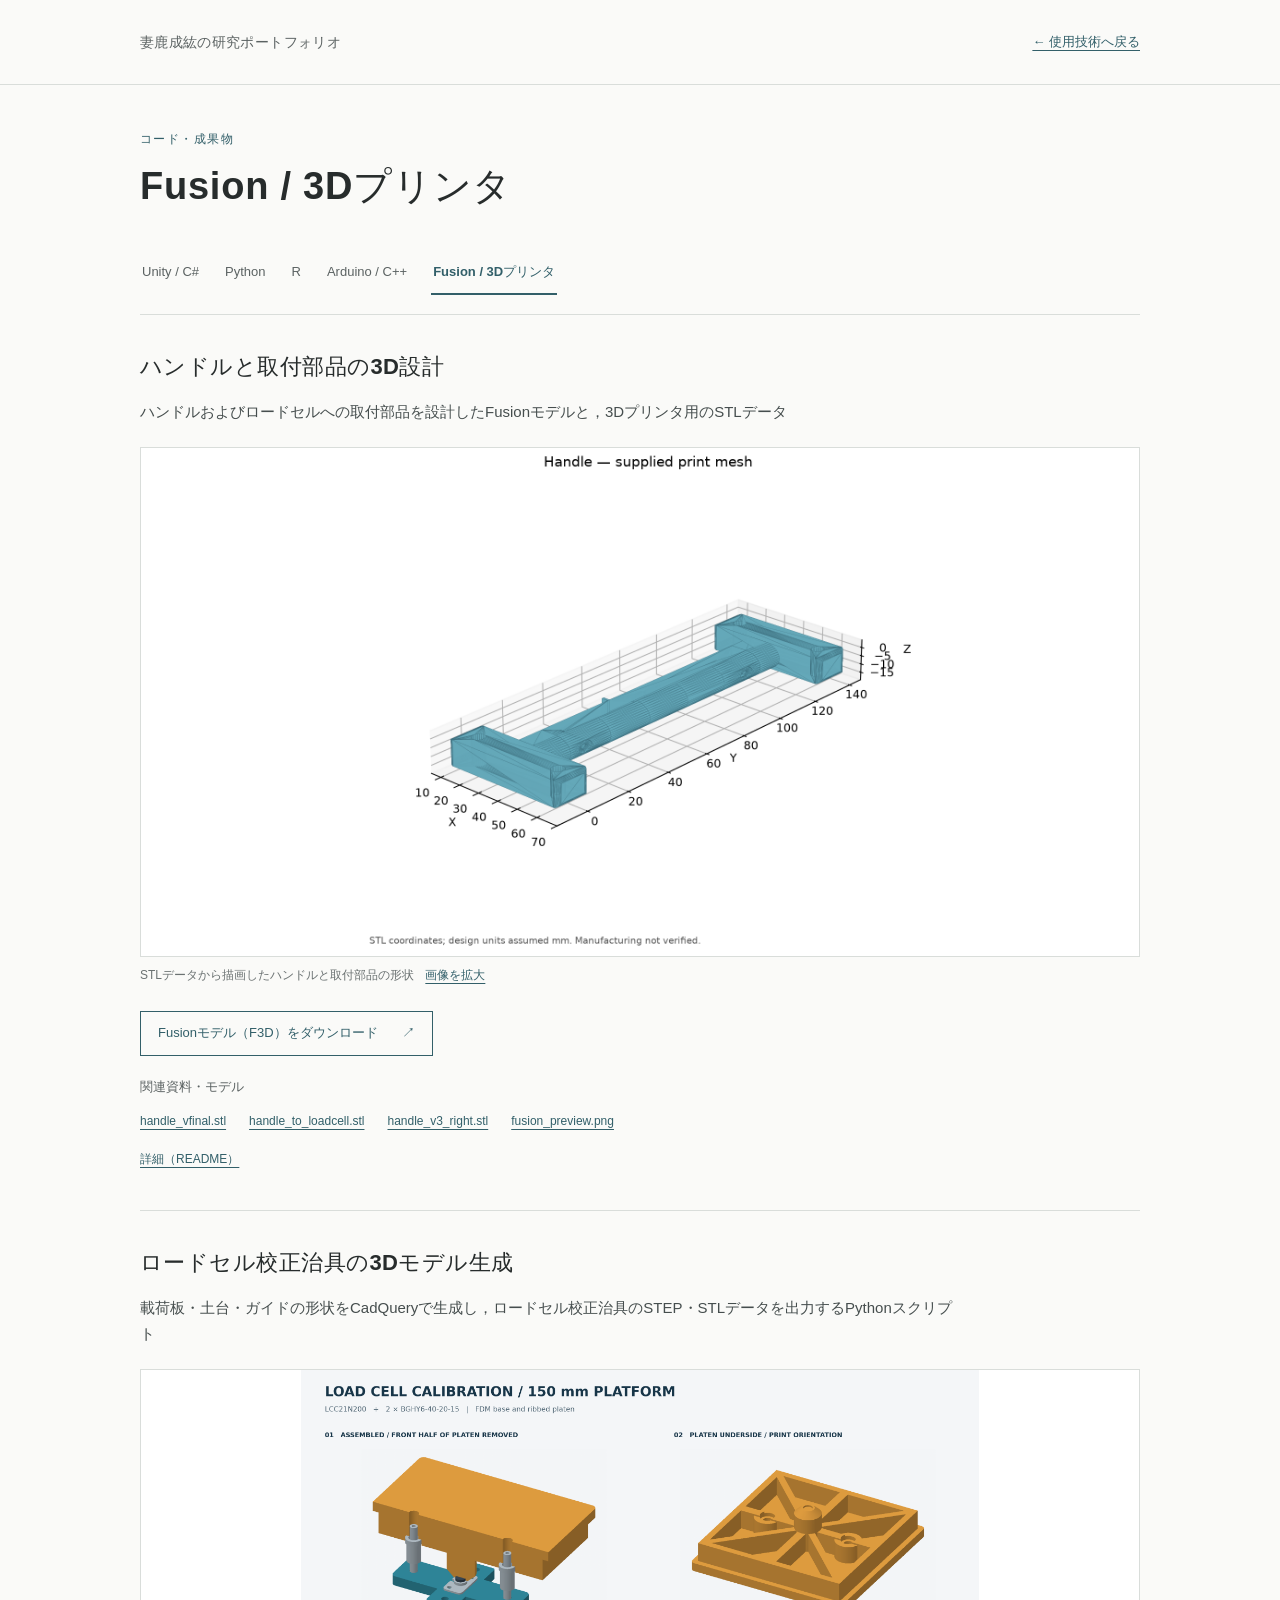
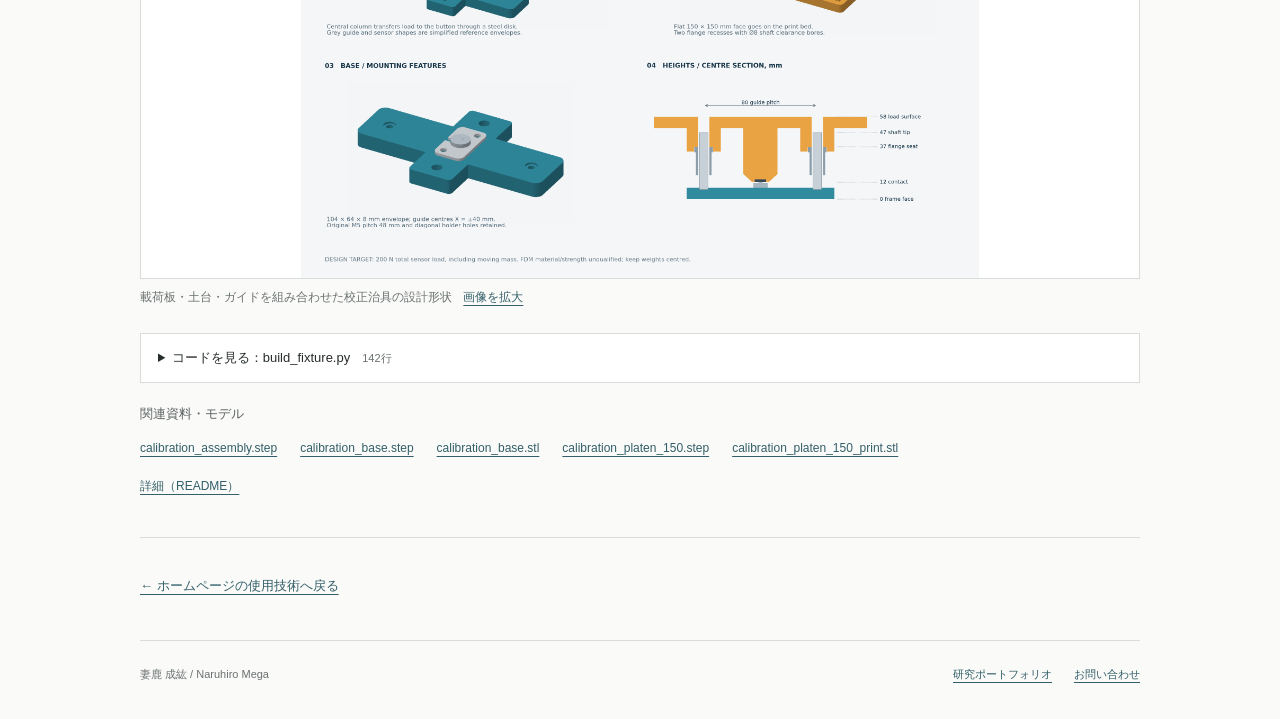
<file: code/cad.html>
<!doctype html>
<html lang="ja"><head><meta charset="utf-8"><meta name="viewport" content="width=device-width, initial-scale=1"><meta name="color-scheme" content="light"><meta name="description" content="ハンドルのFusionモデル・造形用データと、CadQueryで生成するロードセル校正治具を紹介します。"><title>Fusion / 3Dプリンタのコード・成果物｜妻鹿成紘</title><link rel="icon" href="data:,"><link rel="stylesheet" href="../assets/style.css"><link rel="stylesheet" href="../assets/code.css"></head>
<body class="code-page"><a class="skip-link" href="#main">本文へ移動</a><header class="site-header"><div class="header-inner"><a class="site-title" href="../index.html">妻鹿成紘の研究ポートフォリオ</a><a class="back-home" href="../index.html#skills">← 使用技術へ戻る</a></div></header>
<main id="main" class="page-width" tabindex="-1"><div class="code-intro"><p class="code-eyebrow">コード・成果物</p><h1>Fusion / 3Dプリンタ</h1></div><nav class="category-nav" aria-label="使用技術のカテゴリ"><a href="unity.html">Unity / C#</a><a href="python.html">Python</a><a href="r.html">R</a><a href="arduino.html">Arduino / C++</a><a href="cad.html" aria-current="page">Fusion / 3Dプリンタ</a></nav><article class="code-item" id="f1" aria-labelledby="f1-title"><div class="item-heading"><h2 id="f1-title">ハンドルと取付部品の3D設計</h2></div><p class="item-description">ハンドルおよびロードセルへの取付部品を設計したFusionモデルと，3Dプリンタ用のSTLデータ</p><figure class="code-figure"><a href="files/06_cad/01_handle/figures/mesh_preview.png" target="_blank" rel="noopener"><img src="files/06_cad/01_handle/figures/mesh_preview.png" alt="ハンドルと取付部品の3D設計の形状プレビュー" loading="lazy" decoding="async"></a><figcaption>STLデータから描画したハンドルと取付部品の形状 <a href="files/06_cad/01_handle/figures/mesh_preview.png" target="_blank" rel="noopener">画像を拡大</a></figcaption></figure><div class="asset-primary"><a class="asset-button" href="files/06_cad/01_handle/models/handle.f3d" download>Fusionモデル（F3D）をダウンロード <span aria-hidden="true">↗</span></a></div><div class="asset-list"><h3>関連資料・モデル</h3><ul><li><a href="files/06_cad/01_handle/models/handle_vfinal.stl" download>handle_vfinal.stl</a></li><li><a href="files/06_cad/01_handle/models/handle_to_loadcell.stl" download>handle_to_loadcell.stl</a></li><li><a href="files/06_cad/01_handle/models/handle_v3_right.stl" download>handle_v3_right.stl</a></li><li><a href="files/06_cad/01_handle/figures/fusion_preview.png" target="_blank" rel="noopener">fusion_preview.png</a></li></ul></div><p class="item-documentation"><a href="files/06_cad/01_handle/README.md" download>詳細（README）</a></p></article><article class="code-item" id="f2" aria-labelledby="f2-title"><div class="item-heading"><h2 id="f2-title">ロードセル校正治具の3Dモデル生成</h2></div><p class="item-description">載荷板・土台・ガイドの形状をCadQueryで生成し，ロードセル校正治具のSTEP・STLデータを出力するPythonスクリプト</p><figure class="code-figure"><a href="files/06_cad/02_calibration_fixture/figures/fixture_preview.png" target="_blank" rel="noopener"><img src="files/06_cad/02_calibration_fixture/figures/fixture_preview.png" alt="ロードセル校正治具の3Dモデル生成の形状プレビュー" loading="lazy" decoding="async"></a><figcaption>載荷板・土台・ガイドを組み合わせた校正治具の設計形状 <a href="files/06_cad/02_calibration_fixture/figures/fixture_preview.png" target="_blank" rel="noopener">画像を拡大</a></figcaption></figure><details class="code-disclosure"><summary><span>コードを見る：build_fixture.py</span><span class="line-count">142行</span></summary><div class="file-toolbar"><span>06_cad/02_calibration_fixture/build_fixture.py</span><a href="files/06_cad/02_calibration_fixture/build_fixture.py" download>ダウンロード</a></div><pre tabindex="0" aria-label="build_fixture.pyのソースコード"><code>&quot;&quot;&quot;LCC21N200 calibration fixture, millimetres, CadQuery.

Reference envelopes are reconstructed from manufacturer drawings, not OEM CAD.
Material and process are unqualified; this is not a 200 N load certification.
&quot;&quot;&quot;
from pathlib import Path
import math, json
import cadquery as cq
M3 = [(-4.0, -10.0), (4.0, 10.0)]
M5 = [(0.0, -24.0), (0.0, 24.0)]
GUIDES = [(-40.0, 0.0), (40.0, 0.0)]
BASE_T = 8.0
SHAFT_BASE = 7.0
SHAFT_TOP = 47.0
DECK_BOTTOM = 50.0
DECK_TOP = 58.0
FLANGE_TOP = 37.0
POST_BOTTOM = 33.5
TIP_FACE = 12.0
PAD_D = 8.0
PAD_T = 2.0

def cylinder(r, z0, z1, x=0, y=0):
    return cq.Solid.makeCylinder(r, z1 - z0, cq.Vector(x, y, z0))

def box_solid(w, d, z0, z1, x=0, y=0):
    return cq.Workplane('XY').box(w, d, z1 - z0, centered=(True, True, False)).val().translate((x, y, z0))

def rounded_box(w, d, z0, z1, r):
    return cq.Workplane('XY').box(w, d, z1 - z0, centered=(True, True, False)).edges('|Z').fillet(r).val().translate((0, 0, z0))

def hexagonal_cutout(x, y, af, z0, z1):
    points = [(x + af / math.sqrt(3) * math.cos(i * math.pi / 3), y + af / math.sqrt(3) * math.sin(i * math.pi / 3)) for i in range(6)]
    return cq.Workplane('XY').workplane(offset=z0).polyline(points).close().extrude(z1 - z0).val()

def base():
    s = rounded_box(24, 64, 0, 8, 2).fuse(rounded_box(104, 28, 0, 8, 4)).clean()
    for x, y in M5:
        s = s.cut(cylinder(2.75, -1, 9, x, y))
    for x, y in M3:
        s = s.cut(cylinder(1.75, -1, 9, x, y)).cut(hexagonal_cutout(x, y, 5.8, -0.1, 2.8))
    for x, y in GUIDES:
        s = s.cut(cylinder(1.7, -1, 9, x, y))
        s = s.cut(cylinder(3.5, -0.1, 3.6, x, y))
        s = s.cut(cylinder(3.15, 7, 9, x, y))
    return s.clean()

def platen():
    s = rounded_box(150, 150, 50, 58, 4)
    for x, y, w, d in [(0, 67, 140, 6), (0, -67, 140, 6), (67, 0, 6, 140), (-67, 0, 6, 140), (0, 0, 140, 8), (0, 0, 8, 140)]:
        s = s.fuse(box_solid(w, d, 32, 50, x, y))
    for a in [-45, 45]:
        s = s.fuse(box_solid(190, 6, 32, 50).rotate((0, 0, 0), (0, 0, 1), a))
    s = s.fuse(cylinder(12, 18, 50))
    s = s.fuse(cq.Solid.makeCone(6, 12, 5.5, cq.Vector(0, 0, 12.5)))
    s = s.cut(cylinder(4.15, 12.4, 14))
    for x, y in GUIDES:
        s = s.fuse(cylinder(12, POST_BOTTOM, 50, x, y))
        s = s.cut(cylinder(6.7, 16, FLANGE_TOP, x, y))
        s = s.cut(cylinder(4, FLANGE_TOP - 0.1, 59, x, y))
    return s.clean()

def shaft(x, y):
    s = cylinder(3, 7, 47, x, y)
    return s.cut(cylinder(1.5, 6.9, 13, x, y)).cut(cylinder(1.5, 41, 47.1, x, y))

def bush(x, y):
    s = cylinder(5.5, 17, 37, x, y).fuse(cylinder(6.5, 33, 37, x, y))
    return s.cut(cylinder(4, 16.9, 37.1, x, y)).clean()

def sensor():
    body = cylinder(5, 8, 11.6)
    cap = cq.Solid.makeSphere(3, cq.Vector(0, 0, 9)).intersect(box_solid(12, 12, 11.6, 12.1))
    return body.fuse(cap).clean()

def build_parts(reference_dir):
    d = {'Base_FDM': base(), 'Platen_FDM': platen(), 'Contact_disk_STEEL_D8_T2': cylinder(4, 12, 14), 'LCC21N200_reference_envelope': sensor(), 'Uploaded_holder': cq.importers.importStep(str(reference_dir / 'holder_reference.step')).val().translate((0, 0, 8))}
    for i, (x, y) in enumerate(GUIDES, 1):
        d[f'Guide_{i}_shaft_reference'] = shaft(x, y)
        d[f'Guide_{i}_bush_reference'] = bush(x, y)
    return d

def export_shape(s, name, output_dir, stl=False):
    cq.exporters.export(s, str(output_dir / (name + '.step')))
    if stl:
        cq.exporters.export(s, str(output_dir / (name + '.stl')), tolerance=0.03, angularTolerance=0.1)

def validate_geometry(d):
    from itertools import combinations
    for name, s in d.items():
        assert s.isValid() and len(s.Solids()) == 1, (name, 'invalid')
    collisions = []
    for (na, a), (nb, b) in combinations(d.items(), 2):
        volume = a.intersect(b).Volume()
        if volume &gt; 1e-06:
            collisions.append([na, nb, volume])
    assert not collisions, collisions
    b = d['Base_FDM']
    p = d['Platen_FDM']
    for x, y in M3 + M5 + GUIDES:
        assert not b.isInside(cq.Vector(x, y, 4))
    for x, y in GUIDES:
        assert not p.isInside(cq.Vector(x, y, 55))
        assert not p.isInside(cq.Vector(x + 6.6, y, 35))
        assert p.isInside(cq.Vector(x + 6.6, y, 38))
        for lift in [0, 2.5, 5]:
            assert p.translate((0, 0, lift)).intersect(shaft(x, y)).Volume() &lt; 1e-06
    assert abs(p.distance(d['Contact_disk_STEEL_D8_T2'])) &lt; 1e-06
    assert abs(d['Contact_disk_STEEL_D8_T2'].distance(d['LCC21N200_reference_envelope'])) &lt; 1e-06
    return {'units': 'mm', 'base_envelope': [104, 64, 8], 'platen_footprint': [150, 150], 'deck_thickness': 8, 'rib_height': 18, 'guide_pitch': 80, 'shaft_seat_z': 7, 'shaft_tip_z': 47, 'deck_bottom_z': 50, 'deck_top_z': 58, 'shaft_to_deck_underside_clearance': 3, 'shaft_tip_below_load_surface': 11, 'flange_recess_diameter': 13.4, 'flange_recess_depth': 3.5, 'shaft_clearance_bore': 8, 'contact_disk_diameter': 8, 'contact_disk_thickness': 2, 'contact_disk_pocket_diameter': 8.3, 'contact_disk_pocket_depth': 1.5, 'all_shapes_valid': True, 'unintended_volume_collisions': collisions, 'guide_clearance_checked_lift_mm': [0, 2.5, 5], 'fdm_material': 'UNSPECIFIED', 'rated_load_certification': False, 'guide_bush_and_sensor_are_simplified_reference_envelopes': True, 'solid_volumes_mm3': {n: s.Volume() for n, s in d.items()}}

def build_fixture(output_dir: Path, reference_dir: Path):
    output_dir = Path(output_dir)
    reference_dir = Path(reference_dir)
    output_dir.mkdir(parents=True, exist_ok=True)
    d = build_parts(reference_dir)
    report = validate_geometry(d)
    export_shape(d['Base_FDM'], 'calibration_base', output_dir, True)
    export_shape(d['Platen_FDM'], 'calibration_platen_150', output_dir, False)
    print_shape = d['Platen_FDM'].rotate((0, 0, 0), (1, 0, 0), 180).translate((0, 0, 58))
    cq.exporters.export(print_shape, str(output_dir / 'calibration_platen_150_print.stl'), tolerance=0.03, angularTolerance=0.1)
    export_shape(d['Contact_disk_STEEL_D8_T2'], 'contact_disk_STEEL_D8_T2', output_dir)
    assembly = cq.Assembly(name='LCC21N200_calibration_fixture')
    for name, s in d.items():
        color = (0.13, 0.48, 0.59) if name == 'Base_FDM' else (0.92, 0.57, 0.18) if name == 'Platen_FDM' else (0.72, 0.76, 0.79)
        assembly.add(s, name=name, color=cq.Color(*color))
    assembly.save(str(output_dir / 'calibration_assembly.step'))
    for fn, expected in [('calibration_base', d['Base_FDM']), ('calibration_platen_150', d['Platen_FDM'])]:
        reread = cq.importers.importStep(str(output_dir / (fn + '.step'))).val()
        assert reread.isValid() and abs(reread.Volume() - expected.Volume()) &lt; 0.0001
    report['step_roundtrip_passed'] = True
    (output_dir / 'geometry_checks.json').write_text(json.dumps(report, indent=2))
    print(json.dumps(report, indent=2))
    return report

if __name__ == &quot;__main__&quot;:
    import argparse
    parser = argparse.ArgumentParser(description=&quot;Build the calibration fixture without changing source models.&quot;)
    parser.add_argument(&quot;--output&quot;, type=Path, default=Path(__file__).parent / &quot;generated&quot;)
    parser.add_argument(&quot;--reference-dir&quot;, type=Path, default=Path(__file__).parent / &quot;models&quot;)
    args = parser.parse_args()
    build_fixture(args.output, args.reference_dir)
</code></pre></details><div class="asset-list"><h3>関連資料・モデル</h3><ul><li><a href="files/06_cad/02_calibration_fixture/models/calibration_assembly.step" download>calibration_assembly.step</a></li><li><a href="files/06_cad/02_calibration_fixture/models/calibration_base.step" download>calibration_base.step</a></li><li><a href="files/06_cad/02_calibration_fixture/models/calibration_base.stl" download>calibration_base.stl</a></li><li><a href="files/06_cad/02_calibration_fixture/models/calibration_platen_150.step" download>calibration_platen_150.step</a></li><li><a href="files/06_cad/02_calibration_fixture/models/calibration_platen_150_print.stl" download>calibration_platen_150_print.stl</a></li></ul></div><p class="item-documentation"><a href="files/06_cad/02_calibration_fixture/README.md" download>詳細（README）</a></p></article><p class="back-bottom"><a href="../index.html#skills">← ホームページの使用技術へ戻る</a></p></main><footer class="site-footer page-width"><p>妻鹿 成紘 / Naruhiro Mega</p><p><a href="../index.html">研究ポートフォリオ</a><a href="../index.html#contact">お問い合わせ</a></p></footer></body></html>
</file>
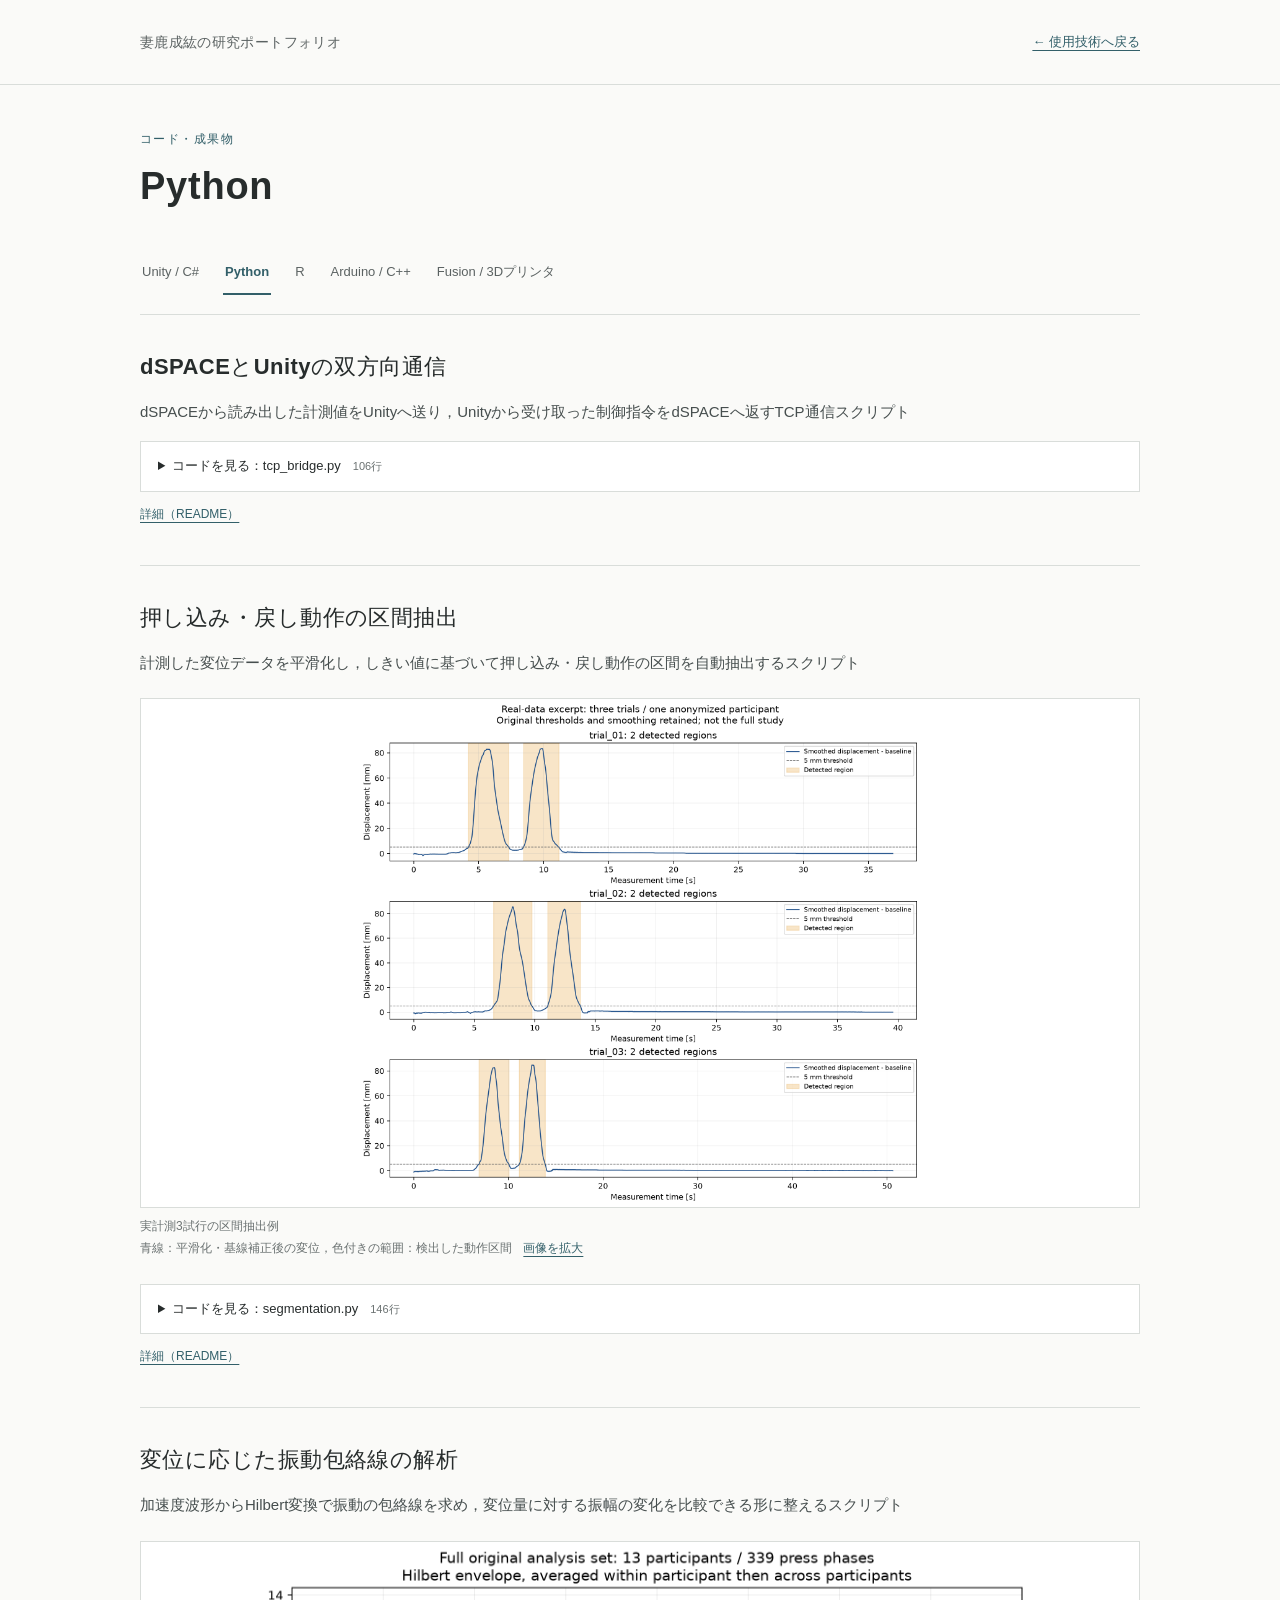
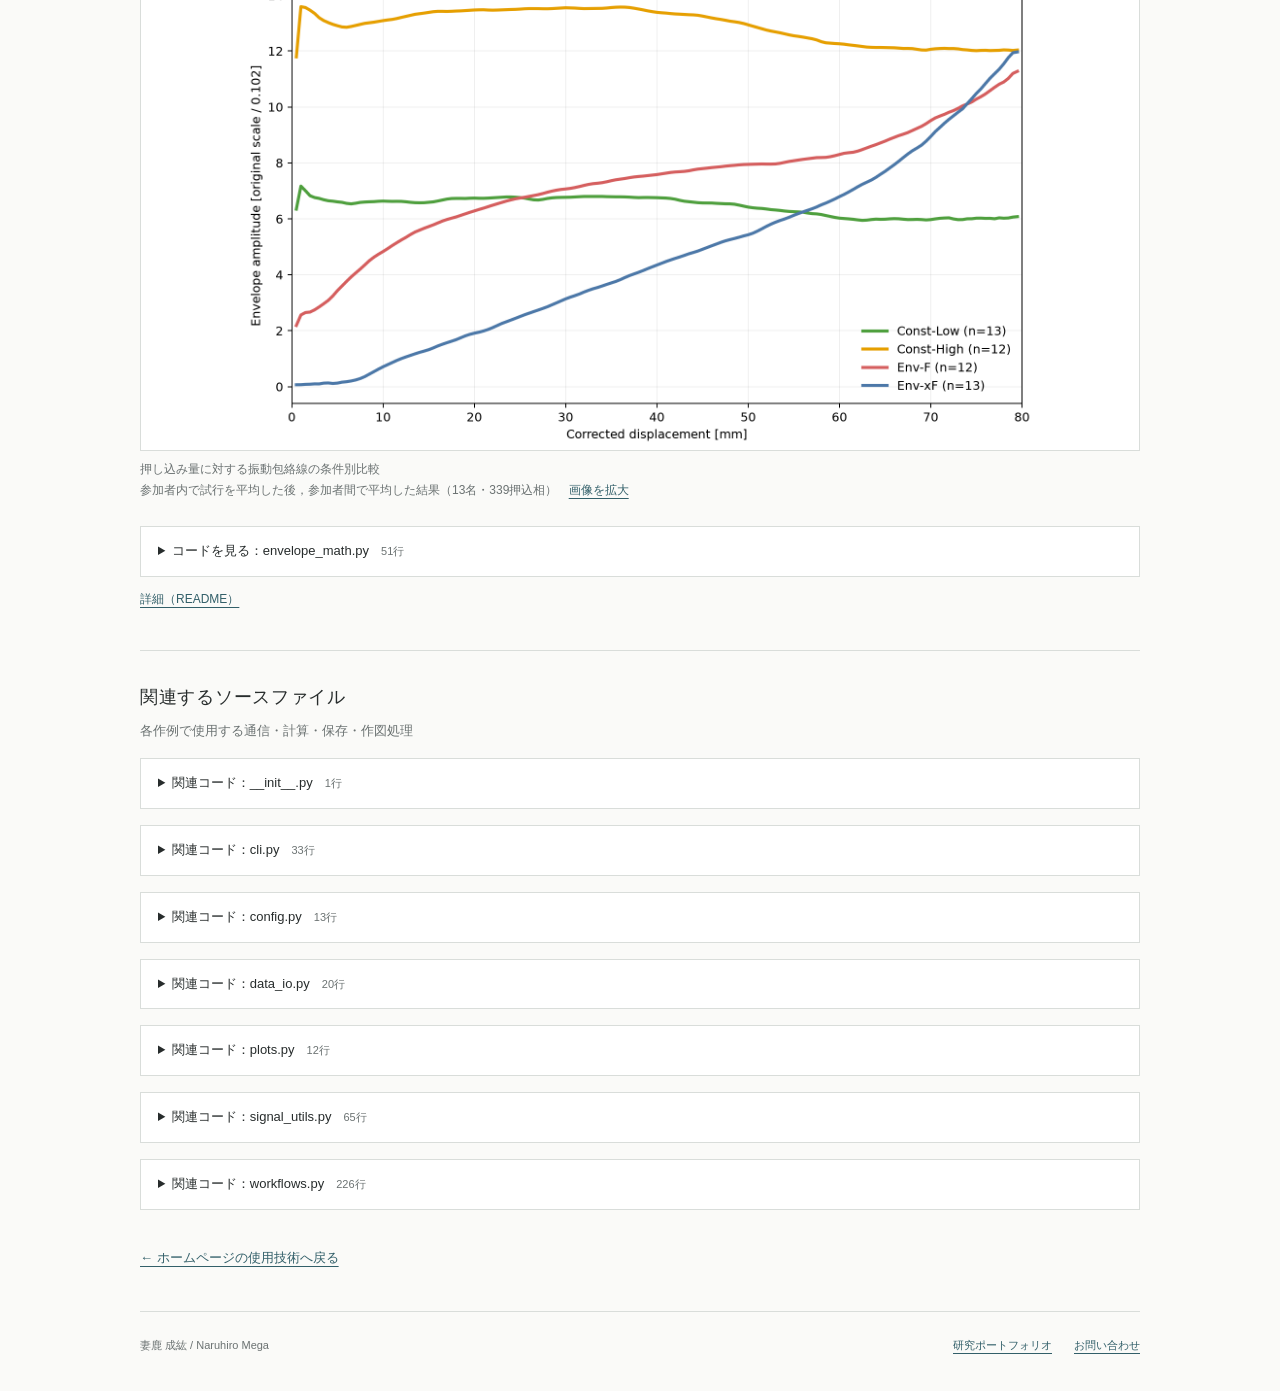
<file: code/python.html>
<!doctype html>
<html lang="ja"><head><meta charset="utf-8"><meta name="viewport" content="width=device-width, initial-scale=1"><meta name="color-scheme" content="light"><meta name="description" content="装置とUnityの通信、押し込み区間の検出、振動包絡線の解析を、コードと生成図で紹介します。"><title>Pythonのコード・成果物｜妻鹿成紘</title><link rel="icon" href="data:,"><link rel="stylesheet" href="../assets/style.css"><link rel="stylesheet" href="../assets/code.css"></head>
<body class="code-page"><a class="skip-link" href="#main">本文へ移動</a><header class="site-header"><div class="header-inner"><a class="site-title" href="../index.html">妻鹿成紘の研究ポートフォリオ</a><a class="back-home" href="../index.html#skills">← 使用技術へ戻る</a></div></header>
<main id="main" class="page-width" tabindex="-1"><div class="code-intro"><p class="code-eyebrow">コード・成果物</p><h1>Python</h1></div><nav class="category-nav" aria-label="使用技術のカテゴリ"><a href="unity.html">Unity / C#</a><a href="python.html" aria-current="page">Python</a><a href="r.html">R</a><a href="arduino.html">Arduino / C++</a><a href="cad.html">Fusion / 3Dプリンタ</a></nav><article class="code-item" id="p1" aria-labelledby="p1-title"><div class="item-heading"><h2 id="p1-title">dSPACEとUnityの双方向通信</h2></div><p class="item-description">dSPACEから読み出した計測値をUnityへ送り，Unityから受け取った制御指令をdSPACEへ返すTCP通信スクリプト</p><details class="code-disclosure"><summary><span>コードを見る：tcp_bridge.py</span><span class="line-count">106行</span></summary><div class="file-toolbar"><span>02_python/src/portfolio_analysis/tcp_bridge.py</span><a href="files/02_python/src/portfolio_analysis/tcp_bridge.py" download>ダウンロード</a></div><pre tabindex="0" aria-label="tcp_bridge.pyのソースコード"><code>&quot;&quot;&quot;dSPACE/Unityの改行区切り2値通信。実機APIと通信形式を分離する。&quot;&quot;&quot;
from __future__ import annotations

import json
import socket
import time
from pathlib import Path
from typing import Protocol


class Device(Protocol):
    def read_pair(self) -&gt; tuple[float, float]: ...
    def write_pair(self, pair: tuple[float, float]) -&gt; None: ...
    def close(self) -&gt; None: ...


def encode_measurement(pair: tuple[float, float]) -&gt; bytes:
    &quot;&quot;&quot;元コードと同じ小数4桁・カンマ・LFで送信する。&quot;&quot;&quot;
    return f&quot;{pair[0]:.4f},{pair[1]:.4f}\n&quot;.encode(&quot;utf-8&quot;)


class CommandBuffer:
    &quot;&quot;&quot;部分行を保持し、1回の受信で届いた最後の候補行を処理する。&quot;&quot;&quot;
    def __init__(self):
        self.pending = &quot;&quot;

    def feed(self, chunk: bytes) -&gt; tuple[float, float] | None:
        self.pending += chunk.decode(&quot;utf-8&quot;)
        lines = self.pending.split(&quot;\n&quot;)
        if self.pending.endswith(&quot;\n&quot;):
            self.pending = &quot;&quot;
        else:
            self.pending = lines[-1]
            lines = lines[:-1]
        # 元実装通り、最後のカンマ付き行が不正なら古い行へ戻らない。
        candidate = next((line.strip() for line in reversed(lines) if &quot;,&quot; in line.strip()), None)
        if candidate is None:
            return None
        parts = candidate.split(&quot;,&quot;)
        if len(parts) != 2:
            return None
        try:
            return float(parts[0]), float(parts[1])
        except ValueError:
            return None


def exchange_once(sock: socket.socket, device: Device, parser: CommandBuffer):
    values = device.read_pair()
    sock.sendall(encode_measurement(values))
    command = None
    try:
        data = sock.recv(4096)
        if not data:
            raise ConnectionError(&quot;Peer closed the connection&quot;)
        command = parser.feed(data)
        if command is not None:
            device.write_pair(command)
    except socket.timeout:
        pass
    return values, command


class DSpaceDevice:
    &quot;&quot;&quot;実機専用。pythonnetとdSPACE XIL 2.2の導入は別途必要。&quot;&quot;&quot;
    def __init__(self, config: dict):
        import clr
        clr.AddReference(&quot;ASAM.XIL.Implementation.TestbenchFactory, Version=2.2.0.0, Culture=neutral, PublicKeyToken=bf471dff114ae984&quot;)
        clr.AddReference(&quot;ASAM.XIL.Interfaces, Version=2.2.0.0, Culture=neutral, PublicKeyToken=bf471dff114ae984&quot;)
        from ASAM.XIL.Implementation.TestbenchFactory.Testbench import TestbenchFactory
        from ASAM.XIL.Interfaces.Testbench.Common.VariableRef.Enum import ValueRepresentation
        bench = TestbenchFactory().CreateVendorSpecificTestbench(&quot;dSPACE GmbH&quot;, &quot;XIL API&quot;, config[&quot;release_version&quot;])
        self.value_factory = bench.ValueFactory
        self.port = bench.MAPortFactory.CreateMAPort(&quot;DemoMAPort&quot;)
        self.port.Configure(self.port.LoadConfiguration(config[&quot;maport_config_file&quot;]), False)
        make_ref = lambda p: bench.VariableRefFactory.CreateGenericVariableRef(p, ValueRepresentation.ePhysicalValue)
        self.read_refs = [make_ref(p) for p in config[&quot;read_paths&quot;]]
        self.write_refs = [make_ref(p) for p in config[&quot;write_paths&quot;]]
        if len(self.read_refs) != 2 or len(self.write_refs) != 2:
            raise ValueError(&quot;Two read paths and two write paths are required&quot;)

    def read_pair(self):
        return tuple(float(self.port.Read2(ref).Value) for ref in self.read_refs)

    def write_pair(self, pair):
        for ref, value in zip(self.write_refs, pair):
            self.port.Write2(ref, self.value_factory.CreateFloatValue(value))

    def close(self):
        self.port.Dispose()


def run_real(config_file: Path, duration: float):
    &quot;&quot;&quot;実機接続は明示的なrealサブコマンドからのみ実行。未実機検証。&quot;&quot;&quot;
    config = json.loads(config_file.read_text(encoding=&quot;utf-8&quot;))
    device = DSpaceDevice(config)
    try:
        with socket.create_connection((config[&quot;host&quot;], int(config[&quot;port&quot;])), timeout=3.0) as sock:
            sock.settimeout(0.01)
            parser = CommandBuffer()
            stop = time.monotonic() + duration
            while time.monotonic() &lt; stop:
                exchange_once(sock, device, parser)
                time.sleep(0.001)
    finally:
        device.close()
</code></pre></details><p class="item-documentation"><a href="files/02_python/README.md" download>詳細（README）</a></p></article><article class="code-item" id="p2" aria-labelledby="p2-title"><div class="item-heading"><h2 id="p2-title">押し込み・戻し動作の区間抽出</h2></div><p class="item-description">計測した変位データを平滑化し，しきい値に基づいて押し込み・戻し動作の区間を自動抽出するスクリプト</p><figure class="code-figure"><a href="files/02_python/results/P2_segments/detected_press_return_regions.png" target="_blank" rel="noopener"><img src="files/02_python/results/P2_segments/detected_press_return_regions.png" alt="押し込み・戻し動作の区間抽出の図" loading="lazy" decoding="async"></a><figcaption>実計測3試行の区間抽出例<br>青線：平滑化・基線補正後の変位，色付きの範囲：検出した動作区間 <a href="files/02_python/results/P2_segments/detected_press_return_regions.png" target="_blank" rel="noopener">画像を拡大</a></figcaption></figure><details class="code-disclosure"><summary><span>コードを見る：segmentation.py</span><span class="line-count">146行</span></summary><div class="file-toolbar"><span>02_python/src/portfolio_analysis/segmentation.py</span><a href="files/02_python/src/portfolio_analysis/segmentation.py" download>ダウンロード</a></div><pre tabindex="0" aria-label="segmentation.pyのソースコード"><code>&quot;&quot;&quot;押し戻し区間の検出。入出力・図描画から計算を分離。&quot;&quot;&quot;
from __future__ import annotations
from typing import List, Tuple, Optional, Dict
import numpy as np
import pandas as pd
from .config import (EXPECTED_PRESS_COUNT, START_THRESHOLD_MM, BACKOFF_S, MIN_PRESS_EXCURSION_MM, MIN_PRESS_DURATION_S, MERGE_GAP_S, SMOOTH_WINDOW_S, BASELINE_PERCENTILE, FALLBACK_TO_GLOBAL_BASELINE, SUSPECT_MIN_PEAK_MM, SUSPECT_MIN_INTERPEAK_DROP_MM, SUSPECT_MAX_VALLEY_MM)
from .signal_utils import (safe_median_dt, contiguous_regions, merge_close_regions, smooth_signal, find_local_peaks)


def find_first_condi_drop_index(condi: np.ndarray) -&gt; Optional[int]:
    &quot;&quot;&quot;
    Condi(n) &gt; Condi(n+1) となる最初の n を見つけ、
    その次のサンプル n+1 を「減少後開始位置」として返す。
    &quot;&quot;&quot;
    c = np.asarray(condi, dtype=float)
    if len(c) &lt; 2:
        return None
    diff = c[:-1] - c[1:]
    idx = np.where(np.isfinite(diff) &amp; (diff &gt; 0))[0]
    if len(idx) == 0:
        return None
    return int(idx[0] + 1)

def compute_lower5_mean_baseline(signal: np.ndarray, condi: np.ndarray, percentile: float=BASELINE_PERCENTILE, fallback_to_global: bool=FALLBACK_TO_GLOBAL_BASELINE) -&gt; Tuple[float, str, Optional[int], int]:
    &quot;&quot;&quot;
    Condi減少後区間の signal の下位5%値群の平均を baseline とする。
    戻り値:
      baseline_value, baseline_method, condi_drop_start_idx, baseline_n
    &quot;&quot;&quot;
    x = np.asarray(signal, dtype=float)
    valid_all = np.isfinite(x)
    if np.sum(valid_all) == 0:
        return (np.nan, 'no_valid_signal', None, 0)
    drop_start_idx = find_first_condi_drop_index(condi)

    def lower_percentile_mean(vals: np.ndarray) -&gt; Tuple[float, int]:
        vals = vals[np.isfinite(vals)]
        if len(vals) == 0:
            return (np.nan, 0)
        th = np.nanpercentile(vals, percentile)
        picked = vals[vals &lt;= th]
        if len(picked) == 0:
            return (np.nan, 0)
        return (float(np.nanmean(picked)), int(len(picked)))
    if drop_start_idx is not None and drop_start_idx &lt; len(x):
        tail = x[drop_start_idx:]
        base, n = lower_percentile_mean(tail)
        if n &gt; 0:
            return (base, 'condi_drop_tail_lower5_mean', drop_start_idx, n)
    if fallback_to_global:
        base, n = lower_percentile_mean(x[valid_all])
        if n &gt; 0:
            return (base, 'global_lower5_mean_fallback', drop_start_idx, n)
    return (np.nan, 'baseline_not_found', drop_start_idx, 0)

def detect_two_peaks_connected_in_region(disp_rel_region: np.ndarray, min_peak_mm: float=SUSPECT_MIN_PEAK_MM, min_interpeak_drop_mm: float=SUSPECT_MIN_INTERPEAK_DROP_MM, max_valley_mm: float=SUSPECT_MAX_VALLEY_MM) -&gt; Dict[str, object]:
    x = np.asarray(disp_rel_region, dtype=float)
    result = {'suspect_connected': False, 'num_peaks_over_threshold': 0, 'peak1_idx_local': np.nan, 'peak2_idx_local': np.nan, 'peak1_mm': np.nan, 'peak2_mm': np.nan, 'valley_between_peaks_mm': np.nan, 'interpeak_drop_from_lower_peak_mm': np.nan}
    if len(x) &lt; 3 or np.sum(np.isfinite(x)) &lt; 3:
        return result
    peak_idx_all = find_local_peaks(x)
    peak_idx = [i for i in peak_idx_all if np.isfinite(x[i]) and x[i] &gt;= min_peak_mm]
    result['num_peaks_over_threshold'] = len(peak_idx)
    if len(peak_idx) &lt; 2:
        return result
    for p1, p2 in zip(peak_idx[:-1], peak_idx[1:]):
        if p2 &lt;= p1 + 1:
            continue
        peak1 = float(x[p1])
        peak2 = float(x[p2])
        valley = float(np.nanmin(x[p1:p2 + 1]))
        lower_peak = min(peak1, peak2)
        interpeak_drop = lower_peak - valley
        if interpeak_drop &gt;= min_interpeak_drop_mm and valley &gt; max_valley_mm:
            result.update({'suspect_connected': True, 'peak1_idx_local': p1, 'peak2_idx_local': p2, 'peak1_mm': peak1, 'peak2_mm': peak2, 'valley_between_peaks_mm': valley, 'interpeak_drop_from_lower_peak_mm': interpeak_drop})
            return result
    return result

def detect_multi_press_in_region(disp_rel_region: np.ndarray, min_peak_mm: float=SUSPECT_MIN_PEAK_MM, min_interpeak_drop_mm: float=SUSPECT_MIN_INTERPEAK_DROP_MM) -&gt; Dict[str, object]:
    x = np.asarray(disp_rel_region, dtype=float)
    result = {'suspect_multi_press': False, 'multi_peak1_idx_local': np.nan, 'multi_peak2_idx_local': np.nan, 'multi_peak1_mm': np.nan, 'multi_peak2_mm': np.nan, 'multi_valley_between_peaks_mm': np.nan, 'multi_interpeak_drop_from_lower_peak_mm': np.nan}
    if len(x) &lt; 3 or np.sum(np.isfinite(x)) &lt; 3:
        return result
    peak_idx_all = find_local_peaks(x)
    peak_idx = [i for i in peak_idx_all if np.isfinite(x[i]) and x[i] &gt;= min_peak_mm]
    if len(peak_idx) &lt; 2:
        return result
    for p1, p2 in zip(peak_idx[:-1], peak_idx[1:]):
        if p2 &lt;= p1 + 1:
            continue
        peak1 = float(x[p1])
        peak2 = float(x[p2])
        valley = float(np.nanmin(x[p1:p2 + 1]))
        lower_peak = min(peak1, peak2)
        interpeak_drop = lower_peak - valley
        if interpeak_drop &gt;= min_interpeak_drop_mm:
            result.update({'suspect_multi_press': True, 'multi_peak1_idx_local': p1, 'multi_peak2_idx_local': p2, 'multi_peak1_mm': peak1, 'multi_peak2_mm': peak2, 'multi_valley_between_peaks_mm': valley, 'multi_interpeak_drop_from_lower_peak_mm': interpeak_drop})
            return result
    return result

def detect_first_two_press_return_regions(df: pd.DataFrame, expected_count: int=EXPECTED_PRESS_COUNT, start_threshold_mm: float=START_THRESHOLD_MM, backoff_s: float=BACKOFF_S, min_excursion_mm: float=MIN_PRESS_EXCURSION_MM, min_duration_s: float=MIN_PRESS_DURATION_S, merge_gap_s: float=MERGE_GAP_S, smooth_window_s: float=SMOOTH_WINDOW_S) -&gt; Tuple[List[Tuple[int, int]], Dict[str, object], List[Dict[str, object]]]:
    time_s = df['time[s]'].to_numpy(dtype=float)
    disp = df['x[mm]'].to_numpy(dtype=float)
    condi = df['Condi'].to_numpy(dtype=float)
    dt = safe_median_dt(time_s)
    if not np.isfinite(dt) or dt &lt;= 0:
        baseline_info = {'baseline_mm': np.nan, 'baseline_method_mm': 'invalid_dt', 'condi_drop_start_idx': None, 'baseline_n_mm': 0}
        return ([], baseline_info, [])
    fs = 1.0 / dt
    win = max(3, int(round(fs * smooth_window_s)))
    disp_s = smooth_signal(disp, win)
    valid = np.isfinite(disp_s)
    if np.sum(valid) &lt; 5:
        baseline_info = {'baseline_mm': np.nan, 'baseline_method_mm': 'not_enough_valid_disp', 'condi_drop_start_idx': None, 'baseline_n_mm': 0}
        return ([], baseline_info, [])
    baseline_mm, baseline_method_mm, condi_drop_start_idx, baseline_n_mm = compute_lower5_mean_baseline(signal=disp_s, condi=condi, percentile=BASELINE_PERCENTILE, fallback_to_global=FALLBACK_TO_GLOBAL_BASELINE)
    baseline_info = {'baseline_mm': baseline_mm, 'baseline_method_mm': baseline_method_mm, 'condi_drop_start_idx': condi_drop_start_idx, 'baseline_n_mm': baseline_n_mm}
    disp_rel = disp_s - baseline_mm
    active = disp_rel &gt; start_threshold_mm
    regions = contiguous_regions(active)
    if not regions:
        return ([], baseline_info, [])
    gap_n = int(round(merge_gap_s / dt))
    merged = merge_close_regions(regions, gap_n)
    min_n = int(round(min_duration_s / dt))
    backoff_n = int(round(backoff_s / dt))
    valid_regions: List[Tuple[int, int, float]] = []
    suspect_info_list: List[Dict[str, object]] = []
    for s, e in merged:
        if e - s + 1 &lt; min_n:
            continue
        seg = disp_rel[s:e + 1]
        if np.sum(np.isfinite(seg)) &lt; 5:
            continue
        excursion = float(np.nanmax(seg) - np.nanmin(seg))
        if excursion &lt; min_excursion_mm:
            continue
        s2 = max(0, s - backoff_n)
        valid_regions.append((s2, e, excursion))
        connected = detect_two_peaks_connected_in_region(seg)
        multi_press = detect_multi_press_in_region(seg)
        suspect_info_list.append({'RegionStartIndex_before_backoff': s, 'RegionStartIndex_after_backoff': s2, 'RegionEndIndex': e, 'RegionExcursion_mm': excursion, **connected, **multi_press, 'suspect_any': bool(connected.get('suspect_connected', False) or multi_press.get('suspect_multi_press', False))})
    if not valid_regions:
        return ([], baseline_info, suspect_info_list)
    valid_regions = sorted(valid_regions, key=lambda x: x[0])[:expected_count]
    return ([(s, e) for s, e, _ in valid_regions], baseline_info, suspect_info_list)
</code></pre></details><p class="item-documentation"><a href="files/02_python/README.md" download>詳細（README）</a></p></article><article class="code-item" id="p3" aria-labelledby="p3-title"><div class="item-heading"><h2 id="p3-title">変位に応じた振動包絡線の解析</h2></div><p class="item-description">加速度波形からHilbert変換で振動の包絡線を求め，変位量に対する振幅の変化を比較できる形に整えるスクリプト</p><figure class="code-figure"><a href="files/02_python/results/P3_full_research/full_acceleration_envelope_comparison.png" target="_blank" rel="noopener"><img src="files/02_python/results/P3_full_research/full_acceleration_envelope_comparison.png" alt="変位に応じた振動包絡線の解析の図" loading="lazy" decoding="async"></a><figcaption>押し込み量に対する振動包絡線の条件別比較<br>参加者内で試行を平均した後，参加者間で平均した結果（13名・339押込相） <a href="files/02_python/results/P3_full_research/full_acceleration_envelope_comparison.png" target="_blank" rel="noopener">画像を拡大</a></figcaption></figure><details class="code-disclosure"><summary><span>コードを見る：envelope_math.py</span><span class="line-count">51行</span></summary><div class="file-toolbar"><span>02_python/src/portfolio_analysis/envelope_math.py</span><a href="files/02_python/src/portfolio_analysis/envelope_math.py" download>ダウンロード</a></div><pre tabindex="0" aria-label="envelope_math.pyのソースコード"><code>&quot;&quot;&quot;加速度包絡線と変位補間。元のHilbert計算を維持。&quot;&quot;&quot;
from __future__ import annotations
import numpy as np
import pandas as pd
from scipy.signal import hilbert


def compute_hilbert_envelope_mirror(x: np.ndarray, pad: int=100) -&gt; np.ndarray:
    &quot;&quot;&quot;
    ミラー拡張してから Hilbert を適用し、中央部のみ取り出す
    &quot;&quot;&quot;
    x = np.asarray(x, dtype=float)
    valid = np.isfinite(x)
    if np.sum(valid) &lt; 2:
        return np.full_like(x, np.nan, dtype=float)
    x_work = x.copy()
    if not np.all(valid):
        idx = np.arange(len(x_work))
        x_work[~valid] = np.interp(idx[~valid], idx[valid], x_work[valid])
    n = len(x_work)
    pad = int(min(max(pad, 1), max(n - 1, 1)))
    if n &lt; 3:
        env = np.abs(hilbert(x_work))
        env[~valid] = np.nan
        return env
    left = x_work[1:pad + 1][::-1]
    right = x_work[-pad - 1:-1][::-1]
    x_pad = np.r_[left, x_work, right]
    env_pad = np.abs(hilbert(x_pad))
    env = env_pad[pad:pad + n]
    env[~valid] = np.nan
    return env

def interp_envelope_vs_displacement(disp: np.ndarray, env: np.ndarray, disp_common_raw: np.ndarray) -&gt; np.ndarray:
    disp = np.asarray(disp, dtype=float)
    env = np.asarray(env, dtype=float)
    valid = np.isfinite(disp) &amp; np.isfinite(env)
    if np.sum(valid) &lt; 2:
        return np.full_like(disp_common_raw, np.nan, dtype=float)
    disp_valid = disp[valid]
    env_valid = env[valid]
    df_tmp = pd.DataFrame({'disp': disp_valid, 'env': env_valid})
    df_tmp = df_tmp.groupby('disp', as_index=False)['env'].mean().sort_values('disp')
    disp_unique = df_tmp['disp'].to_numpy(dtype=float)
    env_unique = df_tmp['env'].to_numpy(dtype=float)
    if len(disp_unique) &lt; 2:
        return np.full_like(disp_common_raw, np.nan, dtype=float)
    y_interp = np.interp(disp_common_raw, disp_unique, env_unique)
    y_interp[disp_common_raw &lt; disp_unique[0]] = np.nan
    y_interp[disp_common_raw &gt; disp_unique[-1]] = np.nan
    return y_interp
</code></pre></details><p class="item-documentation"><a href="files/02_python/README.md" download>詳細（README）</a></p></article><section class="companion-section" aria-labelledby="companion-title"><h2 id="companion-title">関連するソースファイル</h2><p>各作例で使用する通信・計算・保存・作図処理</p><details class="code-disclosure"><summary><span>関連コード：__init__.py</span><span class="line-count">1行</span></summary><div class="file-toolbar"><span>02_python/src/portfolio_analysis/__init__.py</span><a href="files/02_python/src/portfolio_analysis/__init__.py" download>ダウンロード</a></div><pre tabindex="0" aria-label="__init__.pyのソースコード"><code>&quot;&quot;&quot;研究用コードの独立した表示・再実行用パッケージ。&quot;&quot;&quot;
</code></pre></details><details class="code-disclosure"><summary><span>関連コード：cli.py</span><span class="line-count">33行</span></summary><div class="file-toolbar"><span>02_python/src/portfolio_analysis/cli.py</span><a href="files/02_python/src/portfolio_analysis/cli.py" download>ダウンロード</a></div><pre tabindex="0" aria-label="cli.pyのソースコード"><code>&quot;&quot;&quot;CLI: 解析と装置なしデモを明示的なコマンドで実行。&quot;&quot;&quot;
import argparse
import json
from pathlib import Path
from .tcp_bridge import run_real
from .workflows import run_envelopes, run_full_envelopes, run_segmentation, run_tcp_demo


def main(argv=None):
    parser = argparse.ArgumentParser(description=&quot;研究コードの実データ抜粋解析とTCP mockデモ&quot;)
    parser.add_argument(&quot;command&quot;, choices=[&quot;all&quot;, &quot;segments&quot;, &quot;envelopes&quot;, &quot;envelopes-full&quot;, &quot;tcp-demo&quot;, &quot;tcp-real&quot;])
    parser.add_argument(&quot;--data&quot;, type=Path, default=Path(&quot;data&quot;))
    parser.add_argument(&quot;--output&quot;, type=Path, default=Path(&quot;results&quot;))
    parser.add_argument(&quot;--config&quot;, type=Path)
    parser.add_argument(&quot;--duration&quot;, type=float, default=1.0)
    args = parser.parse_args(argv)
    if args.command == &quot;tcp-real&quot;:
        if args.config is None or args.duration &lt;= 0:
            parser.error(&quot;tcp-real requires --config and positive --duration&quot;)
        run_real(args.config, args.duration)
        return
    result = {}
    if args.command in (&quot;all&quot;, &quot;tcp-demo&quot;):
        result[&quot;P1&quot;] = run_tcp_demo(args.output / &quot;P1_tcp_demo&quot;)
    if args.command in (&quot;all&quot;, &quot;segments&quot;):
        result[&quot;P2&quot;] = run_segmentation(args.data, args.output / &quot;P2_segments&quot;)
    if args.command in (&quot;all&quot;, &quot;envelopes&quot;):
        result[&quot;P3&quot;] = run_envelopes(args.data, args.output / &quot;P3_envelopes&quot;)
    if args.command in (&quot;all&quot;, &quot;envelopes-full&quot;):
        result[&quot;P3_full&quot;] = run_full_envelopes(args.data, args.output / &quot;P3_full_research&quot;)
    args.output.mkdir(parents=True, exist_ok=True)
    (args.output / &quot;run_report.json&quot;).write_text(json.dumps(result, indent=2), encoding=&quot;utf-8&quot;)
    print(json.dumps(result, indent=2))
</code></pre></details><details class="code-disclosure"><summary><span>関連コード：config.py</span><span class="line-count">13行</span></summary><div class="file-toolbar"><span>02_python/src/portfolio_analysis/config.py</span><a href="files/02_python/src/portfolio_analysis/config.py" download>ダウンロード</a></div><pre tabindex="0" aria-label="config.pyのソースコード"><code>&quot;&quot;&quot;原研究コードの判定条件。変更せず分離。&quot;&quot;&quot;
EXPECTED_PRESS_COUNT = 2
START_THRESHOLD_MM = 5.0
BACKOFF_S = 0.0
MIN_PRESS_EXCURSION_MM = 10.0
MIN_PRESS_DURATION_S = 0.2
MERGE_GAP_S = 0.2
SMOOTH_WINDOW_S = 0.02
BASELINE_PERCENTILE = 5.0
FALLBACK_TO_GLOBAL_BASELINE = True
SUSPECT_MIN_PEAK_MM = 60.0
SUSPECT_MIN_INTERPEAK_DROP_MM = 5.0
SUSPECT_MAX_VALLEY_MM = 5.0
</code></pre></details><details class="code-disclosure"><summary><span>関連コード：data_io.py</span><span class="line-count">20行</span></summary><div class="file-toolbar"><span>02_python/src/portfolio_analysis/data_io.py</span><a href="files/02_python/src/portfolio_analysis/data_io.py" download>ダウンロード</a></div><pre tabindex="0" aria-label="data_io.pyのソースコード"><code>&quot;&quot;&quot;CSVを丸め直さず、Python floatのround-trip精度で読み込む。&quot;&quot;&quot;
from pathlib import Path
import numpy as np
import pandas as pd


def _number(text: str) -&gt; float:
    try:
        return float(text)
    except (TypeError, ValueError):
        return np.nan


def read_float_csv(path: Path, numeric_columns: list[str]) -&gt; pd.DataFrame:
    raw = pd.read_csv(path, dtype=str, keep_default_na=False)
    missing = set(numeric_columns) - set(raw)
    if missing:
        raise ValueError(f&quot;Missing columns: {sorted(missing)} in {path.name}&quot;)
    numeric = set(numeric_columns)
    return pd.DataFrame({name: raw[name].map(_number).to_numpy(dtype=float) if name in numeric else raw[name] for name in raw})
</code></pre></details><details class="code-disclosure"><summary><span>関連コード：plots.py</span><span class="line-count">12行</span></summary><div class="file-toolbar"><span>02_python/src/portfolio_analysis/plots.py</span><a href="files/02_python/src/portfolio_analysis/plots.py" download>ダウンロード</a></div><pre tabindex="0" aria-label="plots.pyのソースコード"><code>&quot;&quot;&quot;再生成用の静的PNG/SVG出力。&quot;&quot;&quot;
from pathlib import Path
import matplotlib
matplotlib.use(&quot;Agg&quot;)
import matplotlib.pyplot as plt


def save_figure(fig, output: Path, stem: str):
    output.mkdir(parents=True, exist_ok=True)
    fig.savefig(output / f&quot;{stem}.png&quot;, dpi=180, bbox_inches=&quot;tight&quot;)
    fig.savefig(output / f&quot;{stem}.svg&quot;, bbox_inches=&quot;tight&quot;)
    plt.close(fig)
</code></pre></details><details class="code-disclosure"><summary><span>関連コード：signal_utils.py</span><span class="line-count">65行</span></summary><div class="file-toolbar"><span>02_python/src/portfolio_analysis/signal_utils.py</span><a href="files/02_python/src/portfolio_analysis/signal_utils.py" download>ダウンロード</a></div><pre tabindex="0" aria-label="signal_utils.pyのソースコード"><code>&quot;&quot;&quot;時系列の平滑化・連続区間処理。原実装の計算順を維持。&quot;&quot;&quot;
from __future__ import annotations
from typing import List, Tuple, Optional, Dict
import numpy as np


def safe_median_dt(time_s: np.ndarray) -&gt; float:
    time_s = np.asarray(time_s, dtype=float)
    if len(time_s) &lt; 2:
        return np.nan
    dt = np.diff(time_s)
    dt = dt[np.isfinite(dt) &amp; (dt &gt; 0)]
    if len(dt) == 0:
        return np.nan
    return float(np.median(dt))

def contiguous_regions(mask: np.ndarray) -&gt; List[Tuple[int, int]]:
    if mask.size == 0:
        return []
    mask = mask.astype(bool)
    diff = np.diff(mask.astype(int))
    starts = list(np.where(diff == 1)[0] + 1)
    ends = list(np.where(diff == -1)[0])
    if mask[0]:
        starts = [0] + starts
    if mask[-1]:
        ends = ends + [len(mask) - 1]
    return list(zip(starts, ends))

def merge_close_regions(regions: List[Tuple[int, int]], gap_max_samples: int) -&gt; List[Tuple[int, int]]:
    if not regions:
        return []
    merged = [regions[0]]
    for s, e in regions[1:]:
        ps, pe = merged[-1]
        if s - pe &lt;= gap_max_samples:
            merged[-1] = (ps, e)
        else:
            merged.append((s, e))
    return merged

def smooth_signal(x: np.ndarray, window: int) -&gt; np.ndarray:
    x = np.asarray(x, dtype=float)
    if x.size == 0 or window &lt;= 1:
        return x.copy()
    pad = window // 2
    x_pad = np.pad(x, pad_width=pad, mode='edge')
    kernel = np.ones(window, dtype=float) / window
    y = np.convolve(x_pad, kernel, mode='valid')
    if len(y) != len(x):
        y = y[:len(x)]
    return y

def find_local_peaks(signal: np.ndarray) -&gt; List[int]:
    x = np.asarray(signal, dtype=float)
    peaks = []
    if len(x) &lt; 3:
        return peaks
    for i in range(1, len(x) - 1):
        a, b, c = (x[i - 1], x[i], x[i + 1])
        if not (np.isfinite(a) and np.isfinite(b) and np.isfinite(c)):
            continue
        if b &gt;= a and b &gt;= c:
            peaks.append(i)
    return peaks
</code></pre></details><details class="code-disclosure"><summary><span>関連コード：workflows.py</span><span class="line-count">226行</span></summary><div class="file-toolbar"><span>02_python/src/portfolio_analysis/workflows.py</span><a href="files/02_python/src/portfolio_analysis/workflows.py" download>ダウンロード</a></div><pre tabindex="0" aria-label="workflows.pyのソースコード"><code>&quot;&quot;&quot;匿名入力を読み、元の計算条件で結果表と図を作る。&quot;&quot;&quot;
from __future__ import annotations

import json
import math
import socket
import threading
from pathlib import Path

import numpy as np
import pandas as pd

from .config import SMOOTH_WINDOW_S, START_THRESHOLD_MM
from .data_io import read_float_csv
from .envelope_math import compute_hilbert_envelope_mirror, interp_envelope_vs_displacement
from .plots import plt, save_figure
from .segmentation import detect_first_two_press_return_regions
from .signal_utils import safe_median_dt, smooth_signal
from .tcp_bridge import CommandBuffer, exchange_once

CONDITIONS = {9: &quot;Const-Low&quot;, 10: &quot;Const-High&quot;, 13: &quot;Env-F&quot;, 14: &quot;Env-xF&quot;}
COLORS = {&quot;Const-Low&quot;: &quot;#4E9F3D&quot;, &quot;Const-High&quot;: &quot;#E69F00&quot;, &quot;Env-F&quot;: &quot;#D55E5E&quot;, &quot;Env-xF&quot;: &quot;#4C78A8&quot;}
GRID_RAW = np.arange(5.0, 85.0 + 0.5 / 2, 0.5)


def read_numeric(path: Path, columns: list[str]) -&gt; pd.DataFrame:
    return read_float_csv(path, columns)[columns]


def run_segmentation(data: Path, output: Path):
    files = sorted((data / &quot;segmentation&quot;).glob(&quot;*.csv&quot;))
    if not files:
        raise FileNotFoundError(&quot;No segmentation CSV files&quot;)
    output.mkdir(parents=True, exist_ok=True)
    fig, axes = plt.subplots(len(files), 1, figsize=(10, 3.0 * len(files)), squeeze=False, layout=&quot;constrained&quot;)
    rows = []
    for ax, path in zip(axes[:, 0], files):
        df = read_numeric(path, [&quot;time[s]&quot;, &quot;x[mm]&quot;, &quot;Condi&quot;]).dropna(subset=[&quot;time[s]&quot;, &quot;x[mm]&quot;]).reset_index(drop=True)
        regions, base, suspects = detect_first_two_press_return_regions(df)
        dt = safe_median_dt(df[&quot;time[s]&quot;].to_numpy())
        smooth = smooth_signal(df[&quot;x[mm]&quot;].to_numpy(), max(3, int(round(SMOOTH_WINDOW_S / dt))))
        relative = smooth - base[&quot;baseline_mm&quot;]
        t = df[&quot;time[s]&quot;].to_numpy()
        ax.plot(t, relative, color=&quot;#1D4E89&quot;, lw=1.2, label=&quot;Smoothed displacement - baseline&quot;)
        ax.axhline(START_THRESHOLD_MM, color=&quot;#666666&quot;, ls=&quot;--&quot;, lw=0.8, label=&quot;5 mm threshold&quot;)
        for number, (start, end) in enumerate(regions, 1):
            ax.axvspan(t[start], t[end], color=&quot;#e6a23c&quot;, alpha=0.28, label=&quot;Detected region&quot; if number == 1 else None)
            suspect = bool(suspects[number - 1][&quot;suspect_any&quot;]) if number &lt;= len(suspects) else False
            rows.append({&quot;trial&quot;: path.stem, &quot;region&quot;: number, &quot;start_index&quot;: int(start), &quot;end_index&quot;: int(end), &quot;start_time_s&quot;: t[start], &quot;end_time_s&quot;: t[end], &quot;baseline_mm&quot;: base[&quot;baseline_mm&quot;], &quot;baseline_method&quot;: base[&quot;baseline_method_mm&quot;], &quot;suspect&quot;: suspect})
        ax.set(title=f&quot;{path.stem}: {len(regions)} detected regions&quot;, xlabel=&quot;Measurement time [s]&quot;, ylabel=&quot;Displacement [mm]&quot;)
        ax.legend(loc=&quot;upper right&quot;, fontsize=8)
        ax.grid(alpha=0.2)
    fig.suptitle(&quot;Real-data excerpt: three trials / one anonymized participant\nOriginal thresholds and smoothing retained; not the full study&quot;, fontsize=12)
    save_figure(fig, output, &quot;detected_press_return_regions&quot;)
    pd.DataFrame(rows).to_csv(output / &quot;regions.csv&quot;, index=False)
    return {&quot;kind&quot;: &quot;real_data_excerpt&quot;, &quot;trials&quot;: len(files), &quot;regions&quot;: len(rows), &quot;output&quot;: str(output)}


def process_envelope(path: Path):
    frame = read_numeric(path, [&quot;time[s]&quot;, &quot;x[mm]&quot;, &quot;acc_high(80-120Hz)&quot;, &quot;Condi&quot;])
    code = frame[&quot;Condi&quot;].dropna().astype(int)
    code = code[code != 0]
    condition = CONDITIONS.get(int(code.mode().iloc[0])) if len(code) else None
    if condition is None:
        return None
    disp = frame[&quot;x[mm]&quot;].to_numpy(dtype=float)
    # 原コードの補正係数。既存の列名はm/s^2を示すが値は元処理のまま。
    acc = frame[&quot;acc_high(80-120Hz)&quot;].to_numpy(dtype=float) / 0.102
    valid = np.isfinite(disp) &amp; np.isfinite(acc)
    disp, acc = disp[valid], acc[valid]
    time_s = frame[&quot;time[s]&quot;].to_numpy(dtype=float)[valid]
    if len(disp) &lt; 3 or float(np.nanmax(disp)) &lt; 84.0:
        return None
    env = compute_hilbert_envelope_mirror(acc, pad=100)
    mask = (disp &gt;= 5.0) &amp; (disp &lt;= 85.0) &amp; np.isfinite(env)
    if np.sum(mask) &lt; 3:
        return None
    curve = interp_envelope_vs_displacement(disp[mask], env[mask], GRID_RAW)
    return {&quot;participant&quot;: path.parent.name, &quot;condition&quot;: condition, &quot;curve&quot;: curve, &quot;time_s&quot;: time_s, &quot;acc&quot;: acc, &quot;envelope&quot;: env}


def run_envelopes(data: Path, output: Path):
    files = sorted((data / &quot;envelope&quot;).glob(&quot;*/*.csv&quot;))
    records = [r for p in files if (r := process_envelope(p)) is not None]
    if not records:
        raise ValueError(&quot;No eligible envelope trials&quot;)
    output.mkdir(parents=True, exist_ok=True)
    columns = [f&quot;disp_{d:.1f}&quot; for d in GRID_RAW - 5.0]
    rows = [{&quot;participant&quot;: r[&quot;participant&quot;], &quot;condition&quot;: r[&quot;condition&quot;], **dict(zip(columns, r[&quot;curve&quot;]))} for r in records]
    trial = pd.DataFrame(rows)
    person = trial.groupby([&quot;participant&quot;, &quot;condition&quot;], as_index=False)[columns].mean()
    group = person.groupby(&quot;condition&quot;, as_index=False)[columns].mean()
    counts = person.groupby(&quot;condition&quot;, as_index=False)[&quot;participant&quot;].nunique()
    trial.to_csv(output / &quot;trial_curves.csv&quot;, index=False)
    person.to_csv(output / &quot;participant_means.csv&quot;, index=False)
    group.to_csv(output / &quot;condition_means.csv&quot;, index=False)
    counts.to_csv(output / &quot;participant_counts.csv&quot;, index=False)
    fig, ax = plt.subplots(figsize=(9, 5.2), layout=&quot;constrained&quot;)
    for condition in CONDITIONS.values():
        row = group[group[&quot;condition&quot;] == condition]
        if row.empty:
            continue
        n = int(counts.loc[counts[&quot;condition&quot;] == condition, &quot;participant&quot;].iloc[0])
        ax.plot(GRID_RAW - 5.0, row[columns].iloc[0].to_numpy(), color=COLORS[condition], lw=2.2, label=f&quot;{condition} (n={n})&quot;)
    ax.set(title=&quot;Real-data excerpt: Hilbert envelopes by condition\nParticipant means, then condition means; not the full study&quot;, xlabel=&quot;Corrected displacement [mm]&quot;, ylabel=&quot;Envelope amplitude [original scale / 0.102]&quot;, xlim=(0, 80))
    ax.legend(frameon=False)
    ax.grid(alpha=0.2)
    save_figure(fig, output, &quot;acceleration_envelope_comparison&quot;)
    example = records[0]
    fig, ax = plt.subplots(figsize=(9, 4.2), layout=&quot;constrained&quot;)
    t = example[&quot;time_s&quot;] - example[&quot;time_s&quot;][0]
    ax.plot(t, example[&quot;acc&quot;], color=&quot;#9bb5ca&quot;, lw=0.8, label=&quot;Band-passed acceleration / 0.102&quot;)
    ax.plot(t, example[&quot;envelope&quot;], color=&quot;#D55E5E&quot;, lw=1.5, label=&quot;Recomputed Hilbert envelope&quot;)
    ax.set(title=f&quot;Real measured excerpt: {example['participant']} / {example['condition']}&quot;, xlabel=&quot;Elapsed time within supplied phase [s]&quot;, ylabel=&quot;Amplitude [original scale / 0.102]&quot;)
    ax.legend(fontsize=8)
    save_figure(fig, output, &quot;signal_and_recomputed_envelope&quot;)
    return {&quot;kind&quot;: &quot;real_data_excerpt&quot;, &quot;trials&quot;: len(records), &quot;participants&quot;: int(person[&quot;participant&quot;].nunique()), &quot;output&quot;: str(output)}


def run_full_envelopes(data: Path, output: Path):
    &quot;&quot;&quot;元対象全体の再計算済み匿名中間値から、条件平均を再現する。&quot;&quot;&quot;
    source = data / &quot;envelope_full&quot;
    metadata = json.loads((source / &quot;metadata.json&quot;).read_text(encoding=&quot;utf-8&quot;))
    columns = [f&quot;disp_{d:.1f}&quot; for d in GRID_RAW - 5.0]
    trial = read_float_csv(source / &quot;trial_curves.csv.gz&quot;, columns)
    # 参加者ごとの試行数に偏りがあっても等重みになる元の二段階平均。
    person = trial.groupby([&quot;Participant&quot;, &quot;Condition&quot;])[columns].mean().reset_index()
    group = person.groupby(&quot;Condition&quot;)[columns].mean().reset_index()
    counts = person.groupby(&quot;Condition&quot;)[&quot;Participant&quot;].nunique()
    output.mkdir(parents=True, exist_ok=True)
    group.to_csv(output / &quot;full_condition_means.csv&quot;, index=False)
    person.to_csv(output / &quot;full_participant_means.csv&quot;, index=False)
    fig, ax = plt.subplots(figsize=(9, 5.7), layout=&quot;constrained&quot;)
    for condition in CONDITIONS.values():
        values = group.loc[group[&quot;Condition&quot;] == condition, columns].iloc[0].to_numpy(float)
        ax.plot(GRID_RAW - 5.0, values, lw=2.5, color=COLORS[condition], label=f&quot;{condition} (n={int(counts[condition])})&quot;)
    ax.set(title=f&quot;Full original analysis set: {metadata['unique_participants']} participants / {metadata['included_phases']} press phases\nHilbert envelope, averaged within participant then across participants&quot;, xlabel=&quot;Corrected displacement [mm]&quot;, ylabel=&quot;Envelope amplitude [original scale / 0.102]&quot;, xlim=(0, 80))
    ax.legend(frameon=False)
    ax.grid(alpha=0.2)
    save_figure(fig, output, &quot;full_acceleration_envelope_comparison&quot;)
    return {&quot;kind&quot;: &quot;full_original_analysis&quot;, &quot;included_phases&quot;: metadata[&quot;included_phases&quot;], &quot;unique_participants&quot;: metadata[&quot;unique_participants&quot;], &quot;participants_by_condition&quot;: metadata[&quot;participants_by_condition&quot;], &quot;aggregation_input&quot;: &quot;anonymized trial-level interpolated curves recomputed from original measured signals&quot;}


class MockDevice:
    def __init__(self):
        self.index = 0
        self.command = (0.0, 0.0)

    def read_pair(self):
        t = self.index * 0.01
        self.index += 1
        return 40 + 30 * math.sin(t * 3), 35 + 20 * math.cos(t * 3)

    def write_pair(self, pair):
        self.command = pair

    def close(self):
        pass


def run_tcp_demo(output: Path, samples: int = 120):
    &quot;&quot;&quot;localhost上で本物のTCPを使うが、センサ・指令は合成値。&quot;&quot;&quot;
    output.mkdir(parents=True, exist_ok=True)
    server = socket.socket(socket.AF_INET, socket.SOCK_STREAM)
    server.bind((&quot;127.0.0.1&quot;, 0))
    server.listen(1)
    errors = []

    def mock_unity():
        try:
            with server.accept()[0] as peer:
                pending = &quot;&quot;
                count = 0
                while count &lt; samples:
                    chunk = peer.recv(4096)
                    if not chunk:
                        break
                    pending += chunk.decode(&quot;utf-8&quot;)
                    while &quot;\n&quot; in pending:
                        line, pending = pending.split(&quot;\n&quot;, 1)
                        a, b = map(float, line.split(&quot;,&quot;))
                        response = f&quot;{a / 80:.6f},{b / 80:.6f}\n&quot;.encode()
                        midpoint = len(response) // 2
                        peer.sendall(response[:midpoint])
                        peer.sendall(response[midpoint:])
                        count += 1
        except Exception as exc:
            errors.append(str(exc))
        finally:
            server.close()

    thread = threading.Thread(target=mock_unity, daemon=True)
    thread.start()
    rows = []
    device = MockDevice()
    with socket.create_connection(server.getsockname(), timeout=2.0) as client:
        client.settimeout(0.1)
        parser = CommandBuffer()
        for i in range(samples):
            values, command = exchange_once(client, device, parser)
            # デモは各要求の応答を読み切る。実機ループの周期を模倣しない。
            while command is None:
                chunk = client.recv(4096)
                if not chunk:
                    raise ConnectionError(&quot;Mock peer closed before a complete response&quot;)
                command = parser.feed(chunk)
                if command is not None:
                    device.write_pair(command)
            rows.append({&quot;sample&quot;: i, &quot;synthetic_time_s&quot;: i * 0.01, &quot;mock_position_1&quot;: values[0], &quot;mock_position_2&quot;: values[1], &quot;mock_command_1&quot;: device.command[0], &quot;mock_command_2&quot;: device.command[1], &quot;command_received_this_step&quot;: command is not None})
    thread.join(timeout=3.0)
    if thread.is_alive() or errors:
        raise RuntimeError(f&quot;Loopback server failed: {errors}&quot;)
    df = pd.DataFrame(rows)
    df.to_csv(output / &quot;mock_tcp_trace.csv&quot;, index=False)
    fig, axes = plt.subplots(2, 1, figsize=(9, 6), sharex=True, layout=&quot;constrained&quot;)
    axes[0].plot(df[&quot;sample&quot;], df[&quot;mock_position_1&quot;], label=&quot;Mock sensor 1&quot;)
    axes[0].plot(df[&quot;sample&quot;], df[&quot;mock_position_2&quot;], label=&quot;Mock sensor 2&quot;)
    axes[0].set(ylabel=&quot;Synthetic displacement&quot;, title=&quot;MOCK ONLY: local TCP exchange, no dSPACE hardware&quot;)
    axes[1].plot(df[&quot;sample&quot;], df[&quot;mock_command_1&quot;], label=&quot;Mock command 1&quot;)
    axes[1].plot(df[&quot;sample&quot;], df[&quot;mock_command_2&quot;], label=&quot;Mock command 2&quot;)
    axes[1].set(xlabel=&quot;Exchange step (not measured real-time rate)&quot;, ylabel=&quot;Synthetic command&quot;)
    for ax in axes:
        ax.legend()
        ax.grid(alpha=0.2)
    save_figure(fig, output, &quot;mock_tcp_exchange&quot;)
    return {&quot;kind&quot;: &quot;synthetic_device_with_real_loopback_tcp&quot;, &quot;exchanges&quot;: samples, &quot;received_commands&quot;: int(df[&quot;command_received_this_step&quot;].sum()), &quot;hardware_verified&quot;: False}
</code></pre></details></section><p class="back-bottom"><a href="../index.html#skills">← ホームページの使用技術へ戻る</a></p></main><footer class="site-footer page-width"><p>妻鹿 成紘 / Naruhiro Mega</p><p><a href="../index.html">研究ポートフォリオ</a><a href="../index.html#contact">お問い合わせ</a></p></footer></body></html>
</file>
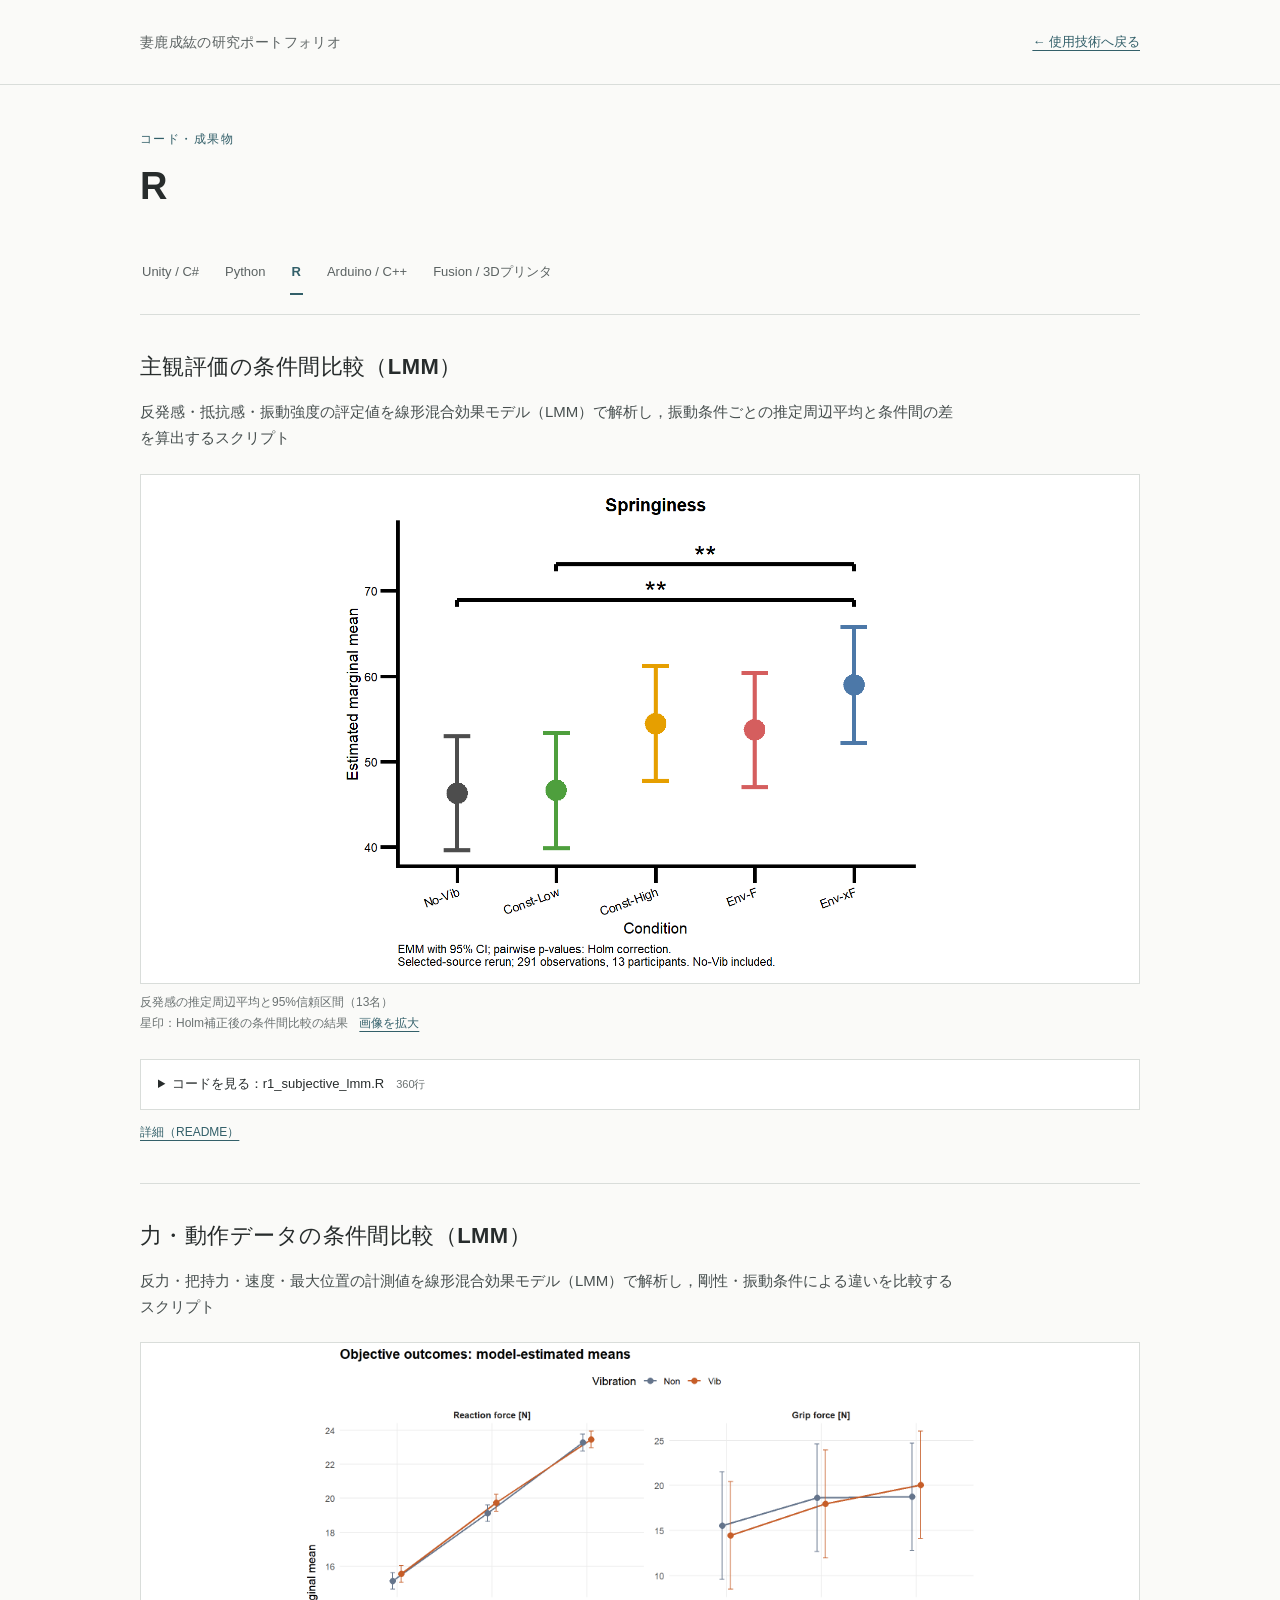
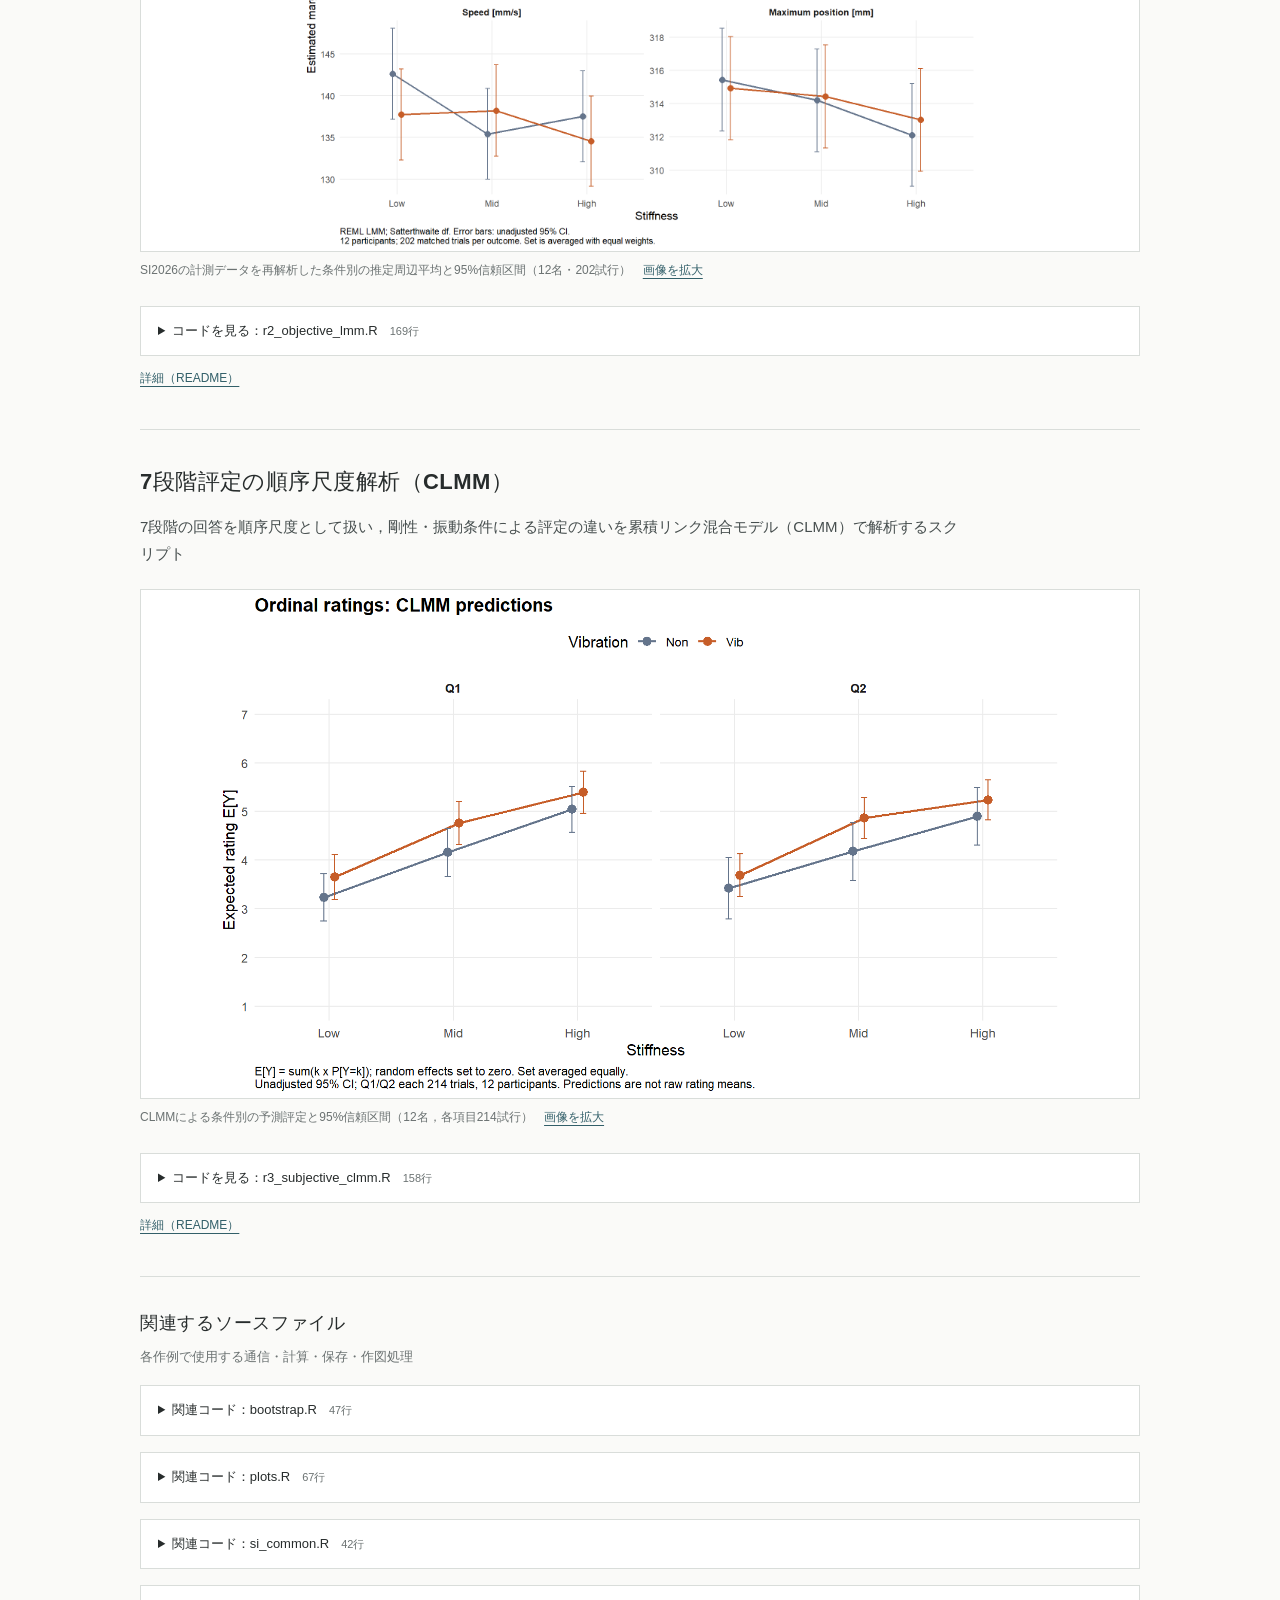
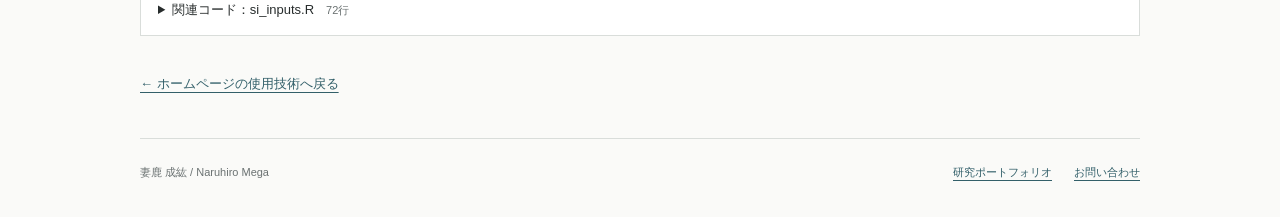
<file: code/r.html>
<!doctype html>
<html lang="ja"><head><meta charset="utf-8"><meta name="viewport" content="width=device-width, initial-scale=1"><meta name="color-scheme" content="light"><meta name="description" content="主観評価と客観計測の混合効果モデルを用いた統計解析を、コードと生成図で紹介します。"><title>Rのコード・成果物｜妻鹿成紘</title><link rel="icon" href="data:,"><link rel="stylesheet" href="../assets/style.css"><link rel="stylesheet" href="../assets/code.css"></head>
<body class="code-page"><a class="skip-link" href="#main">本文へ移動</a><header class="site-header"><div class="header-inner"><a class="site-title" href="../index.html">妻鹿成紘の研究ポートフォリオ</a><a class="back-home" href="../index.html#skills">← 使用技術へ戻る</a></div></header>
<main id="main" class="page-width" tabindex="-1"><div class="code-intro"><p class="code-eyebrow">コード・成果物</p><h1>R</h1></div><nav class="category-nav" aria-label="使用技術のカテゴリ"><a href="unity.html">Unity / C#</a><a href="python.html">Python</a><a href="r.html" aria-current="page">R</a><a href="arduino.html">Arduino / C++</a><a href="cad.html">Fusion / 3Dプリンタ</a></nav><article class="code-item" id="r1" aria-labelledby="r1-title"><div class="item-heading"><h2 id="r1-title">主観評価の条件間比較（LMM）</h2></div><p class="item-description">反発感・抵抗感・振動強度の評定値を線形混合効果モデル（LMM）で解析し，振動条件ごとの推定周辺平均と条件間の差を算出するスクリプト</p><figure class="code-figure"><a href="files/03_r/output/r1/figures/Subjective_Springiness.png" target="_blank" rel="noopener"><img src="files/03_r/output/r1/figures/Subjective_Springiness.png" alt="主観評価の条件間比較（LMM）の図" loading="lazy" decoding="async"></a><figcaption>反発感の推定周辺平均と95%信頼区間（13名）<br>星印：Holm補正後の条件間比較の結果 <a href="files/03_r/output/r1/figures/Subjective_Springiness.png" target="_blank" rel="noopener">画像を拡大</a></figcaption></figure><details class="code-disclosure"><summary><span>コードを見る：r1_subjective_lmm.R</span><span class="line-count">360行</span></summary><div class="file-toolbar"><span>03_r/R/r1_subjective_lmm.R</span><a href="files/03_r/R/r1_subjective_lmm.R" download>ダウンロード</a></div><pre tabindex="0" aria-label="r1_subjective_lmm.Rのソースコード"><code># R1: selected portfolio version. Only Intensity excludes No-Vib.
# 解析条件
COND_LEVELS_ALL &lt;- c(&quot;No-Vib&quot;, &quot;Const-Low&quot;, &quot;Const-High&quot;, &quot;Env-F&quot;, &quot;Env-xF&quot;)
COND_LEVELS_VIB &lt;- c(&quot;Const-Low&quot;, &quot;Const-High&quot;, &quot;Env-F&quot;, &quot;Env-xF&quot;)

SUBJECTIVE_METRICS &lt;- c(&quot;Springiness&quot;, &quot;Resistance&quot;, &quot;Intensity&quot;)

COND_COLORS &lt;- c(
  &quot;No-Vib&quot;     = &quot;#4D4D4D&quot;,
  &quot;Const-Low&quot;  = &quot;#4E9F3D&quot;,
  &quot;Const-High&quot; = &quot;#E69F00&quot;,
  &quot;Env-F&quot;      = &quot;#D55E5E&quot;,
  &quot;Env-xF&quot;     = &quot;#4C78A8&quot;
)

# p値を有意記号に変換
sig_label &lt;- function(p) {
  case_when(
    is.na(p)  ~ &quot;&quot;,
    p &lt; 0.001 ~ &quot;***&quot;,
    p &lt; 0.01  ~ &quot;**&quot;,
    p &lt; 0.05  ~ &quot;*&quot;,
    TRUE      ~ &quot;&quot;
  )
}

# Outcome列を先頭に移動
move_outcome_first &lt;- function(df) {
  if (&quot;Outcome&quot; %in% names(df)) {
    df %&gt;% select(Outcome, everything())
  } else {
    df
  }
}

# 保存用ファイル名に整形
safe_filename &lt;- function(x) {
  x %&gt;%
    str_replace_all(&quot;[/\\\\:*?\&quot;&lt;&gt;| ]+&quot;, &quot;_&quot;) %&gt;%
    str_replace_all(&quot;__+&quot;, &quot;_&quot;)
}

# 解析用関数
# 1指標ずつLMMを実行
run_lmm_one &lt;- function(df, outcome, vib_only = FALSE) {

  if (vib_only) {
    dat &lt;- df %&gt;%
      filter(Condition %in% COND_LEVELS_VIB) %&gt;%
      mutate(Condition = factor(as.character(Condition), levels = COND_LEVELS_VIB)) %&gt;%
      drop_na(all_of(outcome), Condition, Set, Participant)
  } else {
    dat &lt;- df %&gt;%
      filter(Condition %in% COND_LEVELS_ALL) %&gt;%
      mutate(Condition = factor(as.character(Condition), levels = COND_LEVELS_ALL)) %&gt;%
      drop_na(all_of(outcome), Condition, Set, Participant)
  }

  fit &lt;- lmer(
    as.formula(paste0(outcome, &quot; ~ Condition + Set + (1 | Participant)&quot;)),
    data = dat,
    REML = FALSE
  )

  anova_df &lt;- anova(fit, type = &quot;III&quot;, ddf = &quot;Satterthwaite&quot;) %&gt;%
    as.data.frame() %&gt;%
    rownames_to_column(&quot;Term&quot;) %&gt;%
    as_tibble() %&gt;%
    mutate(
      Outcome = outcome,
      Sig = sig_label(`Pr(&gt;F)`)
    ) %&gt;%
    move_outcome_first()

  coef_df &lt;- summary(fit)$coefficients %&gt;%
    as.data.frame() %&gt;%
    rownames_to_column(&quot;Term&quot;) %&gt;%
    as_tibble() %&gt;%
    mutate(
      Outcome = outcome,
      Sig = sig_label(`Pr(&gt;|t|)`)
    ) %&gt;%
    move_outcome_first()

  emm &lt;- emmeans(fit, ~ Condition)

  emm_df &lt;- as.data.frame(emm) %&gt;%
    as_tibble() %&gt;%
    mutate(
      Outcome = outcome
    ) %&gt;%
    move_outcome_first()

  ctr_df &lt;- contrast(emm, method = &quot;pairwise&quot;, adjust = &quot;holm&quot;) %&gt;%
    summary(infer = c(TRUE, TRUE)) %&gt;%
    as_tibble() %&gt;%
    mutate(
      Outcome = outcome,
      Sig = sig_label(p.value)
    ) %&gt;%
    move_outcome_first()

  list(
    fit = fit,
    anova_df = anova_df,
    coef_df  = coef_df,
    emm_df   = emm_df,
    ctr_df   = ctr_df
  )
}

# 有意差バーの位置を作成
make_bracket_df &lt;- function(emm_df_one, ctr_df_one) {

  cond_levels &lt;- levels(emm_df_one$Condition)
  if (is.null(cond_levels)) {
    cond_levels &lt;- unique(as.character(emm_df_one$Condition))
  }

  y_max &lt;- max(emm_df_one$upper.CL, na.rm = TRUE)
  y_min &lt;- min(emm_df_one$lower.CL, na.rm = TRUE)
  y_range &lt;- y_max - y_min
  if (!is.finite(y_range) || y_range &lt;= 0) y_range &lt;- 1

  ctr_sig &lt;- ctr_df_one %&gt;%
    filter(!is.na(p.value), p.value &lt; 0.05) %&gt;%
    mutate(
      contrast_clean = contrast %&gt;%
        str_replace_all(&quot;\\(&quot;, &quot;&quot;) %&gt;%
        str_replace_all(&quot;\\)&quot;, &quot;&quot;)
    ) %&gt;%
    separate(
      contrast_clean,
      into = c(&quot;group1&quot;, &quot;group2&quot;),
      sep = &quot; - &quot;,
      remove = FALSE
    ) %&gt;%
    mutate(
      group1 = factor(str_trim(group1), levels = cond_levels),
      group2 = factor(str_trim(group2), levels = cond_levels),
      x1 = as.numeric(group1),
      x2 = as.numeric(group2)
    ) %&gt;%
    filter(!is.na(x1), !is.na(x2)) %&gt;%
    mutate(
      xmin_num = pmin(x1, x2),
      xmax_num = pmax(x1, x2)
    ) %&gt;%
    arrange(xmin_num, xmax_num)

  if (nrow(ctr_sig) == 0) return(NULL)

  placed &lt;- vector(&quot;list&quot;, nrow(ctr_sig))
  occupied &lt;- list()

  overlap_1d &lt;- function(a1, a2, b1, b2) {
    !(a2 &lt; b1 || b2 &lt; a1)
  }

  for (i in seq_len(nrow(ctr_sig))) {
    row &lt;- ctr_sig[i, ]
    level_i &lt;- 1

    if (length(occupied) &gt; 0) {
      repeat {
        hit &lt;- FALSE
        for (j in seq_along(occupied)) {
          if (occupied[[j]]$level != level_i) next
          if (overlap_1d(
            row$xmin_num, row$xmax_num,
            occupied[[j]]$xmin_num, occupied[[j]]$xmax_num
          )) {
            hit &lt;- TRUE
            break
          }
        }
        if (!hit) break
        level_i &lt;- level_i + 1
      }
    }

    occupied[[length(occupied) + 1]] &lt;- list(
      xmin_num = row$xmin_num,
      xmax_num = row$xmax_num,
      level = level_i
    )

    placed[[i]] &lt;- cbind(row, level = level_i)
  }

  bind_rows(placed) %&gt;%
    mutate(
      y = y_max + (0.12 + 0.16 * (level - 1)) * y_range,
      y_text = y + 0.04 * y_range,
      tip = 0.03 * y_range
    )
}

# EMMプロットを作成
make_emm_plot_with_brackets &lt;- function(emm_df_one, ctr_df_one, outcome) {

  cond_levels &lt;- unique(as.character(emm_df_one$Condition))

  emm_df_one &lt;- emm_df_one %&gt;%
    mutate(Condition = factor(as.character(Condition), levels = cond_levels))

  br_df &lt;- make_bracket_df(emm_df_one, ctr_df_one)

  base_y_min &lt;- min(emm_df_one$lower.CL, na.rm = TRUE)
  base_y_max &lt;- max(emm_df_one$upper.CL, na.rm = TRUE)
  base_y_rng &lt;- base_y_max - base_y_min
  if (!is.finite(base_y_rng) || base_y_rng &lt;= 0) base_y_rng &lt;- 1

  p &lt;- ggplot(
    emm_df_one,
    aes(x = Condition, y = emmean, color = Condition)
  ) +
    geom_point(size = 6.0, stroke = 1.8) +
    geom_errorbar(
      aes(ymin = lower.CL, ymax = upper.CL),
      width = 0.27,
      linewidth = 1.65
    ) +
    scale_x_discrete(drop = FALSE) +
    scale_color_manual(values = COND_COLORS, drop = FALSE) +
    theme_classic(base_size = 12) +
    labs(
      title = outcome,
      x = &quot;Condition&quot;,
      y = &quot;Estimated marginal mean&quot;
    ) +
    theme(
      axis.text.x = element_text(angle = 20, hjust = 1),
      plot.title = element_text(face = &quot;bold&quot;, hjust = 0.5),
      plot.margin = margin(t = 18, r = 28, b = 12, l = 12),
      legend.position = &quot;none&quot;,
      axis.line = element_line(linewidth = 1.35, colour = &quot;black&quot;),
      axis.ticks = element_line(linewidth = 1.35, colour = &quot;black&quot;),
      axis.ticks.length = unit(4.8, &quot;mm&quot;)
    )

  if (!is.null(br_df) &amp;&amp; nrow(br_df) &gt; 0) {
    p &lt;- p +
      geom_segment(
        data = br_df,
        aes(x = x1, xend = x2, y = y, yend = y),
        inherit.aes = FALSE,
        linewidth = 1.5,
        color = &quot;black&quot;
      ) +
      geom_segment(
        data = br_df,
        aes(x = x1, xend = x1, y = y, yend = y - tip),
        inherit.aes = FALSE,
        linewidth = 1.5,
        color = &quot;black&quot;
      ) +
      geom_segment(
        data = br_df,
        aes(x = x2, xend = x2, y = y, yend = y - tip),
        inherit.aes = FALSE,
        linewidth = 1.5,
        color = &quot;black&quot;
      ) +
      geom_text(
        data = br_df,
        aes(x = (x1 + x2) / 2, y = y_text, label = Sig),
        size = 8.0,
        inherit.aes = FALSE,
        color = &quot;black&quot;
      ) +
      coord_cartesian(
        ylim = c(
          base_y_min,
          max(br_df$y_text, na.rm = TRUE) + 0.08 * base_y_rng
        ),
        clip = &quot;off&quot;
      )
  } else {
    p &lt;- p +
      coord_cartesian(
        ylim = c(base_y_min, base_y_max + 0.08 * base_y_rng),
        clip = &quot;off&quot;
      )
  }

  p
}

run_r1 &lt;- function(input_csv, output_dir) {
  old &lt;- options(contrasts = c(&quot;contr.sum&quot;, &quot;contr.poly&quot;))
  on.exit(options(old), add = TRUE)
  emmeans::emm_options(lmer.df = &quot;satterthwaite&quot;)
  OUT_DIR &lt;- output_dir
  FIG_DIR &lt;- file.path(output_dir, &quot;figures&quot;)
  dir.create(FIG_DIR, recursive = TRUE, showWarnings = FALSE)
  if (!file.exists(input_csv)) stop(&quot;R1 input CSV is missing: &quot;, input_csv)
  # 主観評価CSVを読み込み
  df &lt;- read_csv(input_csv, show_col_types = FALSE) %&gt;%
    mutate(
      Participant = factor(Participant),
      Set = factor(Set),
      Trial = suppressWarnings(as.integer(Trial)),
      Condition = factor(as.character(Condition), levels = COND_LEVELS_ALL)
    )
  
  subj_exist &lt;- SUBJECTIVE_METRICS[SUBJECTIVE_METRICS %in% names(df)]
  if (length(subj_exist) == 0) stop(&quot;No subjective metrics found.&quot;)
  
  # LMM実行
  anova_list &lt;- list()
  coef_list  &lt;- list()
  emm_list   &lt;- list()
  ctr_list   &lt;- list()
  
  for (met in subj_exist) {
    cat(&quot;[running] &quot;, met, &quot;\n&quot;, sep = &quot;&quot;)
  
    # Intensityは振動条件内で比較
    use_vib_only &lt;- (met == &quot;Intensity&quot;)
    res &lt;- run_lmm_one(df, met, vib_only = use_vib_only)
  
    anova_list[[met]] &lt;- res$anova_df
    coef_list[[met]]  &lt;- res$coef_df
    emm_list[[met]]   &lt;- res$emm_df
    ctr_list[[met]]   &lt;- res$ctr_df
  
    p_each &lt;- make_emm_plot_with_brackets(
      res$emm_df,
      res$ctr_df,
      met
    ) + labs(caption = paste0(
      &quot;EMM with 95% CI; pairwise p-values: Holm correction.\n&quot;,
      &quot;Selected-source rerun; &quot;, nobs(res$fit), &quot; observations, &quot;,
      length(unique(model.frame(res$fit)$Participant)), &quot; participants. &quot;,
      if (use_vib_only) &quot;No-Vib excluded.&quot; else &quot;No-Vib included.&quot;
    )) + theme(plot.caption = element_text(hjust = 0, size = 9))
  
    save_plot_pair(
      p_each,
      file.path(FIG_DIR, paste0(&quot;Subjective_&quot;, safe_filename(met))),
      width = 6.8,
      height = 5.6
    )
  }
  
  anova_all &lt;- bind_rows(anova_list) %&gt;% move_outcome_first()
  coef_all  &lt;- bind_rows(coef_list)  %&gt;% move_outcome_first()
  emm_all   &lt;- bind_rows(emm_list)   %&gt;% move_outcome_first()
  ctr_all   &lt;- bind_rows(ctr_list)   %&gt;% move_outcome_first()
  
  # 結果保存
  write_excel_csv(anova_all, file.path(OUT_DIR, &quot;LMM_subject_anova.csv&quot;))
  write_excel_csv(coef_all,  file.path(OUT_DIR, &quot;LMM_subject_coefficients.csv&quot;))
  write_excel_csv(emm_all,   file.path(OUT_DIR, &quot;LMM_subject_EMM.csv&quot;))
  write_excel_csv(ctr_all,   file.path(OUT_DIR, &quot;LMM_subject_CONTRAST_pairwise.csv&quot;))
  
  invisible(list(anova = anova_all, coefficients = coef_all,
                 emm = emm_all, contrasts = ctr_all))
}
</code></pre></details><p class="item-documentation"><a href="files/03_r/README.md" download>詳細（README）</a></p></article><article class="code-item" id="r2" aria-labelledby="r2-title"><div class="item-heading"><h2 id="r2-title">力・動作データの条件間比較（LMM）</h2></div><p class="item-description">反力・把持力・速度・最大位置の計測値を線形混合効果モデル（LMM）で解析し，剛性・振動条件による違いを比較するスクリプト</p><figure class="code-figure"><a href="files/03_r/output/r2/figures/R2_objective_EMMs.png" target="_blank" rel="noopener"><img src="files/03_r/output/r2/figures/R2_objective_EMMs.png" alt="力・動作データの条件間比較（LMM）の図" loading="lazy" decoding="async"></a><figcaption>SI2026の計測データを再解析した条件別の推定周辺平均と95%信頼区間（12名・202試行） <a href="files/03_r/output/r2/figures/R2_objective_EMMs.png" target="_blank" rel="noopener">画像を拡大</a></figcaption></figure><details class="code-disclosure"><summary><span>コードを見る：r2_objective_lmm.R</span><span class="line-count">169行</span></summary><div class="file-toolbar"><span>03_r/R/r2_objective_lmm.R</span><a href="files/03_r/R/r2_objective_lmm.R" download>ダウンロード</a></div><pre tabindex="0" aria-label="r2_objective_lmm.Rのソースコード"><code># 反力・把持力・速度・xmax: value ~ stiffness * vibration + set + (1 | subject)
# RMS: Vibのみ、value ~ stiffness + set + (1 | subject)
# REML、Satterthwaite自由度。主効果・交互作用のp値は未補正。

fit_objective &lt;- function(data, formula) {
  control &lt;- lmerControl(optimizer = &quot;bobyqa&quot;, optCtrl = list(maxfun = 200000), calc.derivs = TRUE)
  fit_record(lmerTest::lmer(formula, data = data, REML = TRUE, control = control, na.action = na.fail))
}

# 指定した係数群が同時に0かを検定する。
objective_joint_test &lt;- function(fit, pattern) {
  indices &lt;- grep(pattern, names(fixef(fit)))
  stopifnot(length(indices) == 2L)
  L &lt;- matrix(0, nrow = 2, ncol = length(fixef(fit)))
  L[cbind(1:2, indices)] &lt;- 1
  as.data.frame(contestMD(fit, L, ddf = &quot;Satterthwaite&quot;))
}

# 剛性3条件とSetを等重み平均したVib=Nonの1自由度F検定。
# 同じ対比のt検定とF=t^2、自由度、p値が一致することを確認する。
objective_vibration_test &lt;- function(fit) {
  emm &lt;- emmeans(fit, ~ vibration, at = list(vibration = c(0, 1)),
                 weights = &quot;equal&quot;, lmer.df = &quot;satterthwaite&quot;)
  stopifnot(identical(as.numeric(emm@grid$vibration), c(0, 1)))
  basis &lt;- contrast(emm, list(Vib_minus_Non = c(-1, 1)), adjust = &quot;none&quot;)
  L &lt;- basis@linfct
  stopifnot(qr(L)$rank == 1L, ncol(L) == length(fixef(fit)))
  joint &lt;- as.data.frame(contestMD(fit, L, ddf = &quot;Satterthwaite&quot;))
  diagnostic &lt;- as.data.frame(summary(basis, infer = c(TRUE, TRUE),
                                      level = .95, adjust = &quot;none&quot;))
  stopifnot(joint$NumDF == 1L,
            isTRUE(all.equal(joint$DenDF, diagnostic$df, tolerance = 1e-8)),
            isTRUE(all.equal(joint[[&quot;F value&quot;]], diagnostic$t.ratio^2, tolerance = 1e-10)),
            isTRUE(all.equal(joint[[&quot;Pr(&gt;F)&quot;]], diagnostic$p.value, tolerance = 1e-10)))
  list(emm = emm, joint = joint)
}

# Vib・NonとSetを等重み平均したLow=Mid=Highの全体F検定。
# 2対比は全体検定の基底であり、個別の対比較検定は行わない。
objective_stiffness_test &lt;- function(fit) {
  emm &lt;- emmeans(fit, ~ stiffness, at = list(vibration = c(0, 1)),
                 weights = &quot;equal&quot;, lmer.df = &quot;satterthwaite&quot;)
  stopifnot(identical(as.character(emm@grid$stiffness), c(&quot;Low&quot;, &quot;Mid&quot;, &quot;High&quot;)))
  basis &lt;- contrast(emm, list(Mid_minus_Low = c(-1, 1, 0),
                              High_minus_Low = c(-1, 0, 1)), adjust = &quot;none&quot;)
  L &lt;- basis@linfct
  stopifnot(qr(L)$rank == 2L, ncol(L) == length(fixef(fit)))
  joint &lt;- as.data.frame(contestMD(fit, L, ddf = &quot;Satterthwaite&quot;))
  stopifnot(joint$NumDF == 2L)
  list(emm = emm, joint = joint)
}

objective_diagnostics &lt;- function(record, metric) {
  fit &lt;- record$model
  data.frame(metric, formula = paste(deparse(formula(fit)), collapse = &quot; &quot;),
             n_trials = nobs(fit), optimizer_code = fit@optinfo$conv$opt,
             singular = isSingular(fit, tol = 1e-4),
             convergence_messages = paste(fit@optinfo$conv$lme4$messages, collapse = &quot; | &quot;),
             warnings = paste(record$warnings, collapse = &quot; | &quot;),
             messages = paste(record$messages, collapse = &quot; | &quot;))
}

run_objective &lt;- function() {
  data &lt;- combine_objective_phases()
  # xmax入力: 押し込み開始～戻し終了(折返し停止を含む)の各往復最大位置の2往復平均。
  # 元エンコーダ位置[mm]。フィルタ・原点の再設定・300 mmでの打切りは行っていない。
  xmax &lt;- read_input(&quot;xmax_trials.csv&quot;)
  xmax$value[xmax$status != &quot;ok&quot;] &lt;- NA_real_
  data &lt;- rbind(data, xmax[names(data)])
  write_result(data, &quot;objective_trial_values&quot;)
  units &lt;- c(reaction = &quot;N&quot;, grip = &quot;N&quot;, speed = &quot;mm/s&quot;, xmax = &quot;mm&quot;)
  models &lt;- tests &lt;- posthoc &lt;- emms &lt;- diagnostics &lt;- residuals_all &lt;- list()
  stiffness_tests &lt;- stiffness_emms &lt;- list()
  cohort &lt;- NULL

  for (metric in names(units)) {
    current &lt;- data[data$metric == metric &amp; is.finite(data$value), ]
    stopifnot(nrow(current) == 202L, all(current$n_cycles == 2L))
    if (is.null(cohort)) cohort &lt;- trial_key(current)
    stopifnot(setequal(cohort, trial_key(current)))
    current &lt;- objective_factors(current)
    record &lt;- fit_objective(current, value ~ stiffness * vibration + set + (1 | subject))
    fit &lt;- record$model
    models[[metric]] &lt;- record
    diagnostics[[metric]] &lt;- objective_diagnostics(record, metric)
    residuals_all[[metric]] &lt;- data.frame(metric, current[c(&quot;subject&quot;, &quot;set&quot;, &quot;trial&quot;)],
                                        fitted = fitted(fit), residual = residuals(fit))

    vibration &lt;- objective_vibration_test(fit)
    vibration_joint &lt;- vibration$joint
    average &lt;- contrast_summary(vibration$emm, vibration_contrast)
    joint &lt;- objective_joint_test(fit, &quot;stiffness.*:vibration|vibration:stiffness&quot;)
    stiffness &lt;- objective_stiffness_test(fit)
    stiffness_joint &lt;- stiffness$joint
    stiffness_tests[[metric]] &lt;- data.frame(
      metric, unit = units[[metric]], n_trials = nobs(fit),
      n_subjects = nlevels(current$subject), effect = &quot;Stiffness&quot;, test = &quot;F&quot;,
      F = stiffness_joint[[&quot;F value&quot;]], df1 = stiffness_joint$NumDF,
      df2 = stiffness_joint$DenDF, p_raw = stiffness_joint[[&quot;Pr(&gt;F)&quot;]]
    )
    stiffness_emms[[metric]] &lt;- data.frame(
      metric, unit = units[[metric]],
      as.data.frame(confint(stiffness$emm, level = .95, adjust = &quot;none&quot;))
    )
    tests[[metric]] &lt;- data.frame(
      metric, unit = units[[metric]], estimate = average$estimate, SE = average$SE,
      lower95 = average$lower.CL, upper95 = average$upper.CL,
      vibration_F = vibration_joint[[&quot;F value&quot;]], vibration_df1 = vibration_joint$NumDF,
      vibration_df2 = vibration_joint$DenDF, p_raw = vibration_joint[[&quot;Pr(&gt;F)&quot;]],
      t_diagnostic = average$t.ratio, t_df_diagnostic = average$df,
      t_p_raw_diagnostic = average$p_raw,
      interaction_F = joint[[&quot;F value&quot;]], interaction_df1 = joint$NumDF,
      interaction_df2 = joint$DenDF, interaction_p_raw = joint[[&quot;Pr(&gt;F)&quot;]],
      stiffness_F = stiffness_joint[[&quot;F value&quot;]], stiffness_df1 = stiffness_joint$NumDF,
      stiffness_df2 = stiffness_joint$DenDF, stiffness_p_raw = stiffness_joint[[&quot;Pr(&gt;F)&quot;]]
    )
    condition_emm &lt;- emmeans(fit, ~ stiffness * vibration, at = list(vibration = c(0, 1)),
                             weights = &quot;equal&quot;, lmer.df = &quot;satterthwaite&quot;)
    emms[[metric]] &lt;- data.frame(metric, as.data.frame(confint(condition_emm, level = .95, adjust = &quot;none&quot;)))

    # 交互作用が有意な指標のみ、3剛性のVib−Non比較を行い、指標内でHolm補正。
    if (joint[[&quot;Pr(&gt;F)&quot;]] &lt; alpha) {
      simple &lt;- emmeans(fit, ~ vibration | stiffness, at = list(vibration = c(0, 1)),
                         weights = &quot;equal&quot;, lmer.df = &quot;satterthwaite&quot;)
      posthoc[[metric]] &lt;- data.frame(metric, contrast_summary(simple, vibration_contrast, holm = TRUE))
    }
    cat(metric, &quot; LMM 完了\n&quot;)
  }

  # RMS入力: 各往復の時間加重平均を除去した時間加重RMS。バンドパスなし。
  rms &lt;- read_input(&quot;rms_trials.csv&quot;)
  current &lt;- rms[rms$vibration == 1 &amp; is.finite(rms$value), ]
  stopifnot(nrow(current) == 100L, all(current$n_cycles == 2L),
            all(is.finite(current$cycle1_RMS)), all(is.finite(current$cycle2_RMS)),
            max(abs(current$value - (current$cycle1_RMS + current$cycle2_RMS) / 2)) &lt; 1e-10)
  current$value &lt;- (current$cycle1_RMS + current$cycle2_RMS) / 2
  current &lt;- objective_factors(current)
  record &lt;- fit_objective(current, value ~ stiffness + set + (1 | subject))
  fit &lt;- record$model
  models$RMS &lt;- record
  diagnostics$RMS &lt;- objective_diagnostics(record, &quot;RMS&quot;)
  residuals_all$RMS &lt;- data.frame(metric = &quot;RMS&quot;, current[c(&quot;subject&quot;, &quot;set&quot;, &quot;trial&quot;)],
                                fitted = fitted(fit), residual = residuals(fit))
  joint &lt;- objective_joint_test(fit, &quot;^stiffness&quot;)
  rms_emm &lt;- emmeans(fit, ~ stiffness, weights = &quot;equal&quot;, lmer.df = &quot;satterthwaite&quot;)
  write_result(data.frame(F = joint[[&quot;F value&quot;]], df1 = joint$NumDF, df2 = joint$DenDF,
                          p_raw = joint[[&quot;Pr(&gt;F)&quot;]]), &quot;RMS_omnibus&quot;)
  write_result(as.data.frame(confint(rms_emm, level = .95, adjust = &quot;none&quot;)), &quot;RMS_EMMs&quot;)
  if (joint[[&quot;Pr(&gt;F)&quot;]] &lt; alpha) {
    write_result(contrast_summary(rms_emm, stiffness_contrasts, holm = TRUE), &quot;RMS_posthoc&quot;)
  }
  # 現在のRMS図はEMMではなく、参加者内平均の参加者間平均±SD。
  participant_means &lt;- aggregate(value ~ subject + stiffness, current, mean)
  rms_summary &lt;- do.call(rbind, lapply(levels(current$stiffness), function(stiffness) {
    values &lt;- participant_means$value[participant_means$stiffness == stiffness]
    data.frame(stiffness, n_subjects = length(values), mean_RMS = mean(values), SD = sd(values))
  }))
  write_result(rms_summary, &quot;RMS_descriptive&quot;)

  write_result(do.call(rbind, tests), &quot;objective_tests&quot;)
  write_result(do.call(rbind, stiffness_tests), &quot;objective_stiffness_tests&quot;)
  write_result(do.call(rbind, stiffness_emms), &quot;objective_stiffness_EMMs&quot;)
  if (length(posthoc)) write_result(do.call(rbind, posthoc), &quot;objective_posthoc&quot;)
  write_result(do.call(rbind, emms), &quot;objective_EMMs&quot;)
  write_result(do.call(rbind, diagnostics), &quot;objective_diagnostics&quot;)
  write_result(do.call(rbind, residuals_all), &quot;objective_residuals&quot;)
  saveRDS(models, file.path(output_dir, &quot;objective_models.rds&quot;))
  cat(&quot;RMS LMM 完了\n&quot;)
}
</code></pre></details><p class="item-documentation"><a href="files/03_r/README.md" download>詳細（README）</a></p></article><article class="code-item" id="r3" aria-labelledby="r3-title"><div class="item-heading"><h2 id="r3-title">7段階評定の順序尺度解析（CLMM）</h2></div><p class="item-description">7段階の回答を順序尺度として扱い，剛性・振動条件による評定の違いを累積リンク混合モデル（CLMM）で解析するスクリプト</p><figure class="code-figure"><a href="files/03_r/output/r3/figures/R3_Q1_Q2_predictions.png" target="_blank" rel="noopener"><img src="files/03_r/output/r3/figures/R3_Q1_Q2_predictions.png" alt="7段階評定の順序尺度解析（CLMM）の図" loading="lazy" decoding="async"></a><figcaption>CLMMによる条件別の予測評定と95%信頼区間（12名，各項目214試行） <a href="files/03_r/output/r3/figures/R3_Q1_Q2_predictions.png" target="_blank" rel="noopener">画像を拡大</a></figcaption></figure><details class="code-disclosure"><summary><span>コードを見る：r3_subjective_clmm.R</span><span class="line-count">158行</span></summary><div class="file-toolbar"><span>03_r/R/r3_subjective_clmm.R</span><a href="files/03_r/R/r3_subjective_clmm.R" download>ダウンロード</a></div><pre tabindex="0" aria-label="r3_subjective_clmm.Rのソースコード"><code># Q1・Q2: rating ~ stiffness * vibration + set + (1 + vc | subject)
# stiffness * vibration = stiffness + vibration + stiffness:vibration
# 固定効果のvibrationは因子(1=Non, 2=Vib)。vcはNon=-0.5, Vib=+0.5。
# Q3: Vibのみ、rating ~ stiffness + set + (1 | subject)

fit_subjective &lt;- function(data, formula, nAGQ) {
  control &lt;- clmm.control(
    method = &quot;nlminb&quot;, maxIter = 200, gradTol = 1e-6, maxLineIter = 100,
    iter.max = 1000, eval.max = 2000, rel.tol = 1e-10
  )
  fit_record(clmm(formula, data = data, link = &quot;logit&quot;, threshold = &quot;flexible&quot;,
                  nAGQ = nAGQ, Hess = TRUE, control = control, na.action = na.fail))
}

with_odds_ratio &lt;- function(result) {
  result$OR &lt;- exp(result$estimate)
  result$OR_lower95 &lt;- exp(result$asymp.LCL)
  result$OR_upper95 &lt;- exp(result$asymp.UCL)
  result
}

# 剛性の全体検定: 潜在尺度EMMの独立な2対比に対するWald χ²検定。
stiffness_wald &lt;- function(emm) {
  contrasts &lt;- contrast(emm, stiffness_contrasts[1:2], adjust = &quot;none&quot;)
  difference &lt;- as.data.frame(contrasts)$estimate
  statistic &lt;- drop(crossprod(difference, solve(vcov(contrasts), difference)))
  list(statistic = statistic, p = pchisq(statistic, df = 2, lower.tail = FALSE))
}

# 図示: ランダム効果を0としたカテゴリ確率の積和 E[Y]=sum(k*P[Y=k])。
# 比較・図示しない固定因子は等重みで平均。CIは未補正95%。
expected_rating &lt;- function(fit, data, by) {
  formula &lt;- as.formula(paste(&quot;~ rating |&quot;, paste(by, collapse = &quot; * &quot;)))
  probabilities &lt;- emmeans(fit, formula, mode = &quot;prob&quot;, weights = &quot;equal&quot;, data = data)
  scores &lt;- as.numeric(as.character(unique(probabilities@grid$rating)))
  stopifnot(identical(scores, as.numeric(1:7)))
  result &lt;- as.data.frame(summary(
    contrast(probabilities, list(expected_score = scores), by = by, adjust = &quot;none&quot;),
    infer = c(TRUE, FALSE), level = 0.95, adjust = &quot;none&quot;
  ))
  for (name in setdiff(c(&quot;stiffness&quot;, &quot;vibration&quot;), names(result))) result[[name]] &lt;- &quot;average&quot;
  result
}

subjective_diagnostics &lt;- function(record, id) {
  fit &lt;- record$model
  data.frame(
    model = id, formula = paste(deparse(formula(fit)), collapse = &quot; &quot;),
    n_trials = nobs(fit), nAGQ = fit$nAGQ,
    convergence_code = fit$optRes$convergence,
    max_gradient = max(abs(fit$gradient)),
    min_hessian_eigenvalue = min(eigen(fit$Hessian, symmetric = TRUE, only.values = TRUE)$values),
    warnings = paste(record$warnings, collapse = &quot; | &quot;),
    messages = paste(record$messages, collapse = &quot; | &quot;)
  )
}

run_subjective &lt;- function() {
  data &lt;- read_subjective()
  models &lt;- tests &lt;- posthoc &lt;- predictions &lt;- diagnostics &lt;- sets &lt;- list()
  for (question in c(&quot;Q1&quot;, &quot;Q2&quot;, &quot;Q3&quot;)) {
    current &lt;- data[data$question == question, ]
    if (question == &quot;Q3&quot;) current &lt;- current[current$vibration == &quot;2&quot;, ]
    stopifnot(nrow(current) == if (question == &quot;Q3&quot;) 106L else 214L,
              nlevels(current$subject) == 12L)

    # 固定効果・ランダム効果の構造と積分近似は現在の解析と同一。
    full &lt;- if (question == &quot;Q3&quot;) {
      fit_subjective(current, rating ~ stiffness + set + (1 | subject), nAGQ = 9L)
    } else {
      fit_subjective(current, rating ~ stiffness * vibration + set + (1 + vc | subject), nAGQ = 1L)
    }
    fit &lt;- full$model
    models[[question]] &lt;- list(full = full)
    diagnostics[[question]] &lt;- subjective_diagnostics(full, question)

    stiffness_emm &lt;- emmeans(fit, ~ stiffness, mode = &quot;latent&quot;, weights = &quot;equal&quot;, data = current)
    stiffness_test &lt;- stiffness_wald(stiffness_emm)
    tests[[paste0(question, &quot;_stiffness&quot;)]] &lt;- data.frame(
      question, effect = &quot;Stiffness&quot;, test = &quot;Wald chi-square&quot;,
      statistic = stiffness_test$statistic, df = 2, estimate = NA_real_, SE = NA_real_,
      lower95 = NA_real_, upper95 = NA_real_, OR = NA_real_,
      OR_lower95 = NA_real_, OR_upper95 = NA_real_, p_raw = stiffness_test$p
    )

    interaction_p &lt;- NA_real_
    if (question != &quot;Q3&quot;) {
      vibration_emm &lt;- emmeans(fit, ~ vibration, mode = &quot;latent&quot;, weights = &quot;equal&quot;, data = current)
      average &lt;- with_odds_ratio(contrast_summary(vibration_emm, vibration_contrast))
      tests[[paste0(question, &quot;_vibration&quot;)]] &lt;- data.frame(
        question, effect = &quot;Vibration&quot;, test = &quot;Wald z&quot;, statistic = average$z.ratio,
        df = NA_real_, estimate = average$estimate, SE = average$SE,
        lower95 = average$asymp.LCL, upper95 = average$asymp.UCL,
        OR = average$OR, OR_lower95 = average$OR_lower95, OR_upper95 = average$OR_upper95,
        p_raw = average$p_raw
      )
      # 交互作用のみを除いたモデルとのLRT。同じデータ・ランダム効果を使用。
      additive &lt;- fit_subjective(
        current, rating ~ stiffness + vibration + set + (1 + vc | subject), nAGQ = 1L
      )
      models[[question]]$additive &lt;- additive
      diagnostics[[paste0(question, &quot;_additive&quot;)]] &lt;- subjective_diagnostics(additive, paste0(question, &quot;_additive&quot;))
      df &lt;- attr(logLik(fit), &quot;df&quot;) - attr(logLik(additive$model), &quot;df&quot;)
      lr &lt;- 2 * (as.numeric(logLik(fit)) - as.numeric(logLik(additive$model)))
      stopifnot(df == 2L, lr &gt;= -1e-6, nobs(fit) == nobs(additive$model))
      interaction_p &lt;- pchisq(max(0, lr), df, lower.tail = FALSE)
      tests[[paste0(question, &quot;_interaction&quot;)]] &lt;- data.frame(
        question, effect = &quot;Interaction&quot;, test = &quot;Likelihood-ratio chi-square&quot;,
        statistic = lr, df, estimate = NA_real_, SE = NA_real_,
        lower95 = NA_real_, upper95 = NA_real_, OR = NA_real_,
        OR_lower95 = NA_real_, OR_upper95 = NA_real_, p_raw = interaction_p
      )
    }

    # 交互作用有意なら剛性別Vib−Non。非有意なら有意な剛性主効果の3対比較。
    # Q3は剛性全体検定が有意な場合に3対比較を報告する。
    pair &lt;- NULL
    if (!is.na(interaction_p) &amp;&amp; interaction_p &lt; alpha) {
      simple &lt;- emmeans(fit, ~ vibration | stiffness, mode = &quot;latent&quot;, weights = &quot;equal&quot;, data = current)
      pair &lt;- with_odds_ratio(contrast_summary(simple, vibration_contrast, holm = TRUE))
      pair$comparison &lt;- &quot;Vib_minus_Non_by_stiffness&quot;
    } else if (stiffness_test$p &lt; alpha) {
      pair &lt;- with_odds_ratio(contrast_summary(stiffness_emm, stiffness_contrasts, holm = TRUE))
      pair$stiffness &lt;- &quot;average&quot;
      pair$comparison &lt;- &quot;stiffness_pairs&quot;
    }
    if (!is.null(pair)) {
      pair$question &lt;- question
      posthoc[[question]] &lt;- pair
    }

    scopes &lt;- if (question == &quot;Q3&quot;) list(stiffness = &quot;stiffness&quot;) else list(
      overall = &quot;vibration&quot;, by_stiffness = c(&quot;stiffness&quot;, &quot;vibration&quot;), stiffness = &quot;stiffness&quot;
    )
    for (scope in names(scopes)) {
      predicted &lt;- expected_rating(fit, current, scopes[[scope]])
      predicted$question &lt;- question
      predicted$scope &lt;- scope
      predictions[[paste(question, scope)]] &lt;- predicted[c(
        &quot;question&quot;, &quot;scope&quot;, &quot;stiffness&quot;, &quot;vibration&quot;, &quot;estimate&quot;, &quot;SE&quot;, &quot;df&quot;, &quot;asymp.LCL&quot;, &quot;asymp.UCL&quot;
      )]
    }
    # Set係数は推定値と未補正CIを保存する。
    set_terms &lt;- grep(&quot;^set&quot;, names(fit$beta), value = TRUE)
    b &lt;- fit$beta[set_terms]
    se &lt;- sqrt(diag(vcov(fit)))[set_terms]
    sets[[question]] &lt;- data.frame(question, term = set_terms, estimate = unname(b),
                                  SE = unname(se), lower95 = unname(b - qnorm(.975) * se),
                                  upper95 = unname(b + qnorm(.975) * se))
    cat(question, &quot; CLMM 完了\n&quot;)
  }
  write_result(do.call(rbind, tests), &quot;subjective_tests&quot;)
  if (length(posthoc)) write_result(do.call(rbind, posthoc), &quot;subjective_posthoc&quot;)
  write_result(do.call(rbind, predictions), &quot;subjective_expected_ratings&quot;)
  write_result(do.call(rbind, sets), &quot;subjective_Set_coefficients&quot;)
  write_result(do.call(rbind, diagnostics), &quot;subjective_diagnostics&quot;)
  saveRDS(models, file.path(output_dir, &quot;subjective_models.rds&quot;))
}
</code></pre></details><p class="item-documentation"><a href="files/03_r/README.md" download>詳細（README）</a></p></article><section class="companion-section" aria-labelledby="companion-title"><h2 id="companion-title">関連するソースファイル</h2><p>各作例で使用する通信・計算・保存・作図処理</p><details class="code-disclosure"><summary><span>関連コード：bootstrap.R</span><span class="line-count">47行</span></summary><div class="file-toolbar"><span>03_r/R/bootstrap.R</span><a href="files/03_r/R/bootstrap.R" download>ダウンロード</a></div><pre tabindex="0" aria-label="bootstrap.Rのソースコード"><code># Only the libraries used by the analyses are attached.
load_dependencies &lt;- function(root) {
  extra &lt;- Sys.getenv(&quot;PORTFOLIO_R_EXTRA_LIB&quot;, unset = &quot;&quot;)
  paths &lt;- c(file.path(root, &quot;r_library&quot;), extra, .libPaths())
  .libPaths(unique(paths[nzchar(paths) &amp; dir.exists(paths)]))
  packages &lt;- c(&quot;ordinal&quot;, &quot;lme4&quot;, &quot;lmerTest&quot;, &quot;emmeans&quot;, &quot;dplyr&quot;, &quot;tidyr&quot;,
                &quot;readr&quot;, &quot;tibble&quot;, &quot;stringr&quot;, &quot;ggplot2&quot;, &quot;svglite&quot;, &quot;jsonlite&quot;)
  missing &lt;- packages[!vapply(packages, requireNamespace, logical(1), quietly = TRUE)]
  if (length(missing)) stop(&quot;Install missing R packages: &quot;, paste(missing, collapse = &quot;, &quot;),
                            &quot;. See install_dependencies.R.&quot;)
  suppressPackageStartupMessages(invisible(lapply(packages, library, character.only = TRUE)))
  library(grid)
  invisible(packages)
}

parse_cli &lt;- function(args, defaults) {
  if (!length(args)) return(defaults)
  if (length(args) %% 2L) stop(&quot;Arguments must be --name value pairs.&quot;)
  for (index in seq.int(1L, length(args), by = 2L)) {
    key &lt;- sub(&quot;^--&quot;, &quot;&quot;, args[index])
    if (!startsWith(args[index], &quot;--&quot;) || !key %in% names(defaults)) {
      stop(&quot;Unknown option: &quot;, args[index])
    }
    defaults[[key]] &lt;- args[index + 1L]
  }
  defaults
}

save_plot_pair &lt;- function(plot_obj, file_base, width = 7.2, height = 5.4) {
  dir.create(dirname(file_base), recursive = TRUE, showWarnings = FALSE)
  ggplot2::ggsave(paste0(file_base, &quot;.svg&quot;), plot_obj, width = width, height = height,
                  device = svglite::svglite, bg = &quot;white&quot;)
  ggplot2::ggsave(paste0(file_base, &quot;.png&quot;), plot_obj, width = width, height = height,
                  dpi = 180, bg = &quot;white&quot;)
}

# All SI functions resolve their I/O in this environment, not in global state.
make_si_context &lt;- function(root, input, output) {
  context &lt;- new.env(parent = globalenv())
  context$input_dir &lt;- normalizePath(input, winslash = &quot;/&quot;, mustWork = TRUE)
  dir.create(output, recursive = TRUE, showWarnings = FALSE)
  context$output_dir &lt;- normalizePath(output, winslash = &quot;/&quot;, mustWork = TRUE)
  for (name in c(&quot;si_common.R&quot;, &quot;si_inputs.R&quot;, &quot;r2_objective_lmm.R&quot;, &quot;r3_subjective_clmm.R&quot;)) {
    sys.source(file.path(root, &quot;R&quot;, name), envir = context, keep.source = FALSE)
  }
  context
}
</code></pre></details><details class="code-disclosure"><summary><span>関連コード：plots.R</span><span class="line-count">67行</span></summary><div class="file-toolbar"><span>03_r/R/plots.R</span><a href="files/03_r/R/plots.R" download>ダウンロード</a></div><pre tabindex="0" aria-label="plots.Rのソースコード"><code># Plots read only CSVs created by the current model run. No historical figure is used.
analysis_theme &lt;- function() {
  theme_minimal(base_size = 12) +
    theme(panel.grid.minor = element_blank(), legend.position = &quot;top&quot;,
          plot.title = element_text(face = &quot;bold&quot;),
          strip.text = element_text(face = &quot;bold&quot;),
          plot.caption = element_text(hjust = 0, size = 9))
}

read_result &lt;- function(directory, name) {
  read.csv(file.path(directory, paste0(name, &quot;.csv&quot;)), check.names = FALSE)
}

plot_r2 &lt;- function(directory) {
  data &lt;- read_result(directory, &quot;objective_EMMs&quot;)
  data$stiffness &lt;- factor(data$stiffness, levels = c(&quot;Low&quot;, &quot;Mid&quot;, &quot;High&quot;))
  data$vibration &lt;- factor(data$vibration, levels = 0:1, labels = c(&quot;Non&quot;, &quot;Vib&quot;))
  labels &lt;- c(reaction = &quot;Reaction force [N]&quot;, grip = &quot;Grip force [N]&quot;,
              speed = &quot;Speed [mm/s]&quot;, xmax = &quot;Maximum position [mm]&quot;)
  data$metric &lt;- factor(data$metric, levels = names(labels), labels = labels)
  position &lt;- position_dodge(width = .18)
  plot &lt;- ggplot(data, aes(stiffness, emmean, color = vibration, group = vibration)) +
    geom_line(position = position, linewidth = .8) +
    geom_point(position = position, size = 2.8) +
    geom_errorbar(aes(ymin = lower.CL, ymax = upper.CL), position = position, width = .10) +
    facet_wrap(~ metric, scales = &quot;free_y&quot;, ncol = 2) +
    scale_color_manual(values = c(Non = &quot;#64748B&quot;, Vib = &quot;#C65D28&quot;)) +
    labs(title = &quot;Objective outcomes: model-estimated means&quot;, x = &quot;Stiffness&quot;, y = &quot;Estimated marginal mean&quot;,
         color = &quot;Vibration&quot;, caption = &quot;REML LMM; Satterthwaite df. Error bars: unadjusted 95% CI.\n12 participants; 202 matched trials per outcome. Set is averaged with equal weights.&quot;) +
    analysis_theme()
  save_plot_pair(plot, file.path(directory, &quot;figures&quot;, &quot;R2_objective_EMMs&quot;), 10, 7.5)

  rms &lt;- read_result(directory, &quot;RMS_descriptive&quot;)
  rms$stiffness &lt;- factor(rms$stiffness, levels = c(&quot;Low&quot;, &quot;Mid&quot;, &quot;High&quot;))
  plot &lt;- ggplot(rms, aes(stiffness, mean_RMS)) +
    geom_point(size = 3.5, color = &quot;#147D92&quot;) +
    geom_errorbar(aes(ymin = mean_RMS - SD, ymax = mean_RMS + SD), width = .15, color = &quot;#147D92&quot;) +
    labs(title = &quot;Vibration RMS by stiffness&quot;, x = &quot;Stiffness&quot;, y = &quot;RMS [source-data units]&quot;,
         caption = &quot;Descriptive mean +/- SD across participant means; not an EMM confidence interval.\nVib trials only; 12 participants, 100 trials. Original RMS preprocessing is retained.&quot;) + analysis_theme()
  save_plot_pair(plot, file.path(directory, &quot;figures&quot;, &quot;R2_RMS_descriptive&quot;), 7.2, 5.4)
}

plot_r3 &lt;- function(directory) {
  all &lt;- read_result(directory, &quot;subjective_expected_ratings&quot;)
  data &lt;- all[all$scope == &quot;by_stiffness&quot;, ]
  data$stiffness &lt;- factor(data$stiffness, levels = 2:4, labels = c(&quot;Low&quot;, &quot;Mid&quot;, &quot;High&quot;))
  data$vibration &lt;- factor(data$vibration, levels = 1:2, labels = c(&quot;Non&quot;, &quot;Vib&quot;))
  position &lt;- position_dodge(width = .18)
  plot &lt;- ggplot(data, aes(stiffness, estimate, color = vibration, group = vibration)) +
    geom_line(position = position, linewidth = .8) + geom_point(position = position, size = 3) +
    geom_errorbar(aes(ymin = asymp.LCL, ymax = asymp.UCL), position = position, width = .10) +
    facet_wrap(~question, nrow = 1) +
    scale_color_manual(values = c(Non = &quot;#64748B&quot;, Vib = &quot;#C65D28&quot;)) +
    scale_y_continuous(breaks = 1:7) + coord_cartesian(ylim = c(1, 7)) +
    labs(title = &quot;Ordinal ratings: CLMM predictions&quot;, x = &quot;Stiffness&quot;, y = &quot;Expected rating E[Y]&quot;, color = &quot;Vibration&quot;,
         caption = &quot;E[Y] = sum(k x P[Y=k]); random effects set to zero. Set averaged equally.\nUnadjusted 95% CI; Q1/Q2 each 214 trials, 12 participants. Predictions are not raw rating means.&quot;) + analysis_theme()
  save_plot_pair(plot, file.path(directory, &quot;figures&quot;, &quot;R3_Q1_Q2_predictions&quot;), 9.2, 5.5)

  data &lt;- all[all$question == &quot;Q3&quot; &amp; all$scope == &quot;stiffness&quot;, ]
  data$stiffness &lt;- factor(data$stiffness, levels = 2:4, labels = c(&quot;Low&quot;, &quot;Mid&quot;, &quot;High&quot;))
  plot &lt;- ggplot(data, aes(stiffness, estimate)) + geom_point(size = 3.5, color = &quot;#147D92&quot;) +
    geom_errorbar(aes(ymin = asymp.LCL, ymax = asymp.UCL), width = .12, color = &quot;#147D92&quot;) +
    scale_y_continuous(breaks = 1:7) + coord_cartesian(ylim = c(1, 7)) +
    labs(title = &quot;Q3: predicted rating under vibration&quot;, x = &quot;Stiffness&quot;, y = &quot;Expected rating E[Y]&quot;,
         caption = &quot;CLMM with random intercept; adaptive quadrature nAGQ=9.\nUnadjusted 95% CI; 106 Vib trials, 12 participants. Random effect = 0; Set averaged equally.&quot;) + analysis_theme()
  save_plot_pair(plot, file.path(directory, &quot;figures&quot;, &quot;R3_Q3_predictions&quot;), 7.2, 5.4)
}
</code></pre></details><details class="code-disclosure"><summary><span>関連コード：si_common.R</span><span class="line-count">42行</span></summary><div class="file-toolbar"><span>03_r/R/si_common.R</span><a href="files/03_r/R/si_common.R" download>ダウンロード</a></div><pre tabindex="0" aria-label="si_common.Rのソースコード"><code># Numerical helpers retained from the selected SI2026 entry point.
alpha &lt;- 0.05
stiffness_contrasts &lt;- list(
  Mid_minus_Low = c(-1, 1, 0),
  High_minus_Low = c(-1, 0, 1),
  High_minus_Mid = c(0, -1, 1)
)
vibration_contrast &lt;- list(Vib_minus_Non = c(-1, 1))

read_input &lt;- function(name) {
  read.csv(file.path(input_dir, name), fileEncoding = &quot;UTF-8-BOM&quot;,
           check.names = FALSE, na.strings = c(&quot;&quot;, &quot;NA&quot;))
}

write_result &lt;- function(data, name) {
  write.csv(data, file.path(output_dir, paste0(name, &quot;.csv&quot;)),
            row.names = FALSE, na = &quot;&quot;, fileEncoding = &quot;UTF-8&quot;)
}

# CIは未補正。Holm補正は各項目内の事後比較のp値にのみ適用する。
contrast_summary &lt;- function(emm, contrasts, holm = FALSE) {
  result &lt;- as.data.frame(summary(
    contrast(emm, contrasts, adjust = &quot;none&quot;),
    infer = c(TRUE, TRUE), level = 0.95, adjust = &quot;none&quot;
  ))
  names(result)[names(result) == &quot;p.value&quot;] &lt;- &quot;p_raw&quot;
  if (holm) result$p_holm &lt;- p.adjust(result$p_raw, method = &quot;holm&quot;)
  result
}

# 警告・メッセージは表示を保ち、モデルと一緒に記録する。
fit_record &lt;- function(expression) {
  warnings &lt;- messages &lt;- character()
  model &lt;- withCallingHandlers(
    expression,
    warning = function(w) warnings &lt;&lt;- c(warnings, conditionMessage(w)),
    message = function(m) messages &lt;&lt;- c(messages, conditionMessage(m))
  )
  list(model = model, warnings = warnings, messages = messages)
}

trial_key &lt;- function(data) paste(data$subject, data$set, data$trial, sep = &quot;/&quot;)

</code></pre></details><details class="code-disclosure"><summary><span>関連コード：si_inputs.R</span><span class="line-count">72行</span></summary><div class="file-toolbar"><span>03_r/R/si_inputs.R</span><a href="files/03_r/R/si_inputs.R" download>ダウンロード</a></div><pre tabindex="0" aria-label="si_inputs.Rのソースコード"><code># Input-only preparation; numerical values and row order are preserved.
combine_objective_phases &lt;- function() {
  # 反力・把持力は20 Hz LPF後、速度は絶対値の時間平均が入力される。
  # 各往復: 停止を除く押し込み・戻しの時間加重平均。試行: 2往復の等重み平均。
  phases &lt;- read_input(&quot;objective_phase_means.csv&quot;)
  stopifnot(nrow(phases) == 214L * 4L * 3L,
            !anyDuplicated(phases[c(&quot;subject&quot;, &quot;set&quot;, &quot;trial&quot;, &quot;metric&quot;, &quot;cycle&quot;, &quot;direction&quot;)]))
  keys &lt;- paste(trial_key(phases), phases$metric, sep = &quot;/&quot;)
  rows &lt;- lapply(unique(keys), function(key) {
    current &lt;- phases[keys == key, ]
    stopifnot(nrow(current) == 4L, all(sort(current$cycle) == c(1, 1, 2, 2)))
    values &lt;- vapply(1:2, function(cycle) {
      phase &lt;- current[current$cycle == cycle, ]
      stopifnot(setequal(phase$direction, c(&quot;push&quot;, &quot;return&quot;)))
      valid &lt;- all(phase$status == &quot;ok&quot; &amp; is.finite(phase$value) &amp;
                     is.finite(phase$active_time_s) &amp; phase$active_time_s &gt; 0)
      if (!valid) return(NA_real_)
      sum(phase$value * phase$active_time_s) / sum(phase$active_time_s)
    }, numeric(1))
    result &lt;- current[1, c(&quot;subject&quot;, &quot;set&quot;, &quot;trial&quot;, &quot;stiffness&quot;, &quot;vibration&quot;, &quot;metric&quot;)]
    result$value &lt;- mean(values)  # 一方の往復が利用不能なら試行値もNA。
    result$n_cycles &lt;- sum(is.finite(values))
    result
  })
  do.call(rbind, rows)
}

objective_factors &lt;- function(data) {
  data$subject &lt;- factor(data$subject)
  data$set &lt;- factor(data$set, levels = 1:3)
  data$stiffness &lt;- factor(data$stiffness, levels = c(.1, .125, .15), labels = c(&quot;Low&quot;, &quot;Mid&quot;, &quot;High&quot;))
  # 客観指標の入力: Non=0, Vib=1。主観データの1/2とは異なる。
  stopifnot(all(data$vibration %in% 0:1),
            !anyNA(data[c(&quot;subject&quot;, &quot;set&quot;, &quot;stiffness&quot;, &quot;vibration&quot;, &quot;value&quot;)]),
            nlevels(data$subject) == 12L, !anyDuplicated(trial_key(data)))
  data
}

read_subjective &lt;- function() {
  raw &lt;- read_input(&quot;subjective_trials.csv&quot;)
  columns &lt;- c(&quot;参加者&quot;, &quot;セット&quot;, &quot;試行&quot;, &quot;剛性番号&quot;, &quot;振動番号&quot;,
               &quot;質問番号&quot;, &quot;評定[1-7]&quot;, &quot;除外フラグ&quot;)
  stopifnot(all(columns %in% names(raw)))
  data &lt;- raw[columns]
  names(data) &lt;- c(&quot;subject&quot;, &quot;set&quot;, &quot;trial&quot;, &quot;stiffness&quot;, &quot;vibration&quot;,
                   &quot;question&quot;, &quot;rating&quot;, &quot;excluded&quot;)
  stopifnot(nrow(data) == 648L, !anyNA(data),
            !anyDuplicated(data[c(&quot;subject&quot;, &quot;set&quot;, &quot;trial&quot;, &quot;question&quot;)]),
            all(data$rating %in% 1:7), all(data$question %in% c(&quot;Q1&quot;, &quot;Q2&quot;, &quot;Q3&quot;)),
            all(data$stiffness %in% 2:4), all(data$vibration %in% 1:2),
            all(data$set %in% 1:3), all(data$trial %in% 1:6),
            all(tolower(data$excluded) %in% c(&quot;true&quot;, &quot;false&quot;)))
  data$excluded &lt;- tolower(data$excluded) == &quot;true&quot;
  # Exclusions are data, not identities: require two complete trials, shared
  # across all three questions. No participant ID is embedded in the code.
  excluded_by_trial &lt;- split(data, trial_key(data))
  consistent &lt;- vapply(excluded_by_trial, function(trial) {
    length(unique(trial$excluded)) == 1L &amp;&amp;
      setequal(trial$question, c(&quot;Q1&quot;, &quot;Q2&quot;, &quot;Q3&quot;))
  }, logical(1))
  stopifnot(all(consistent), sum(data$excluded) == 6L,
            length(unique(trial_key(data[data$excluded, ]))) == 2L)
  data &lt;- data[!data$excluded, ]
  data &lt;- data[order(data$subject, data$set, data$trial), ]
  data$subject &lt;- factor(data$subject)
  data$stiffness &lt;- factor(data$stiffness, levels = 2:4)  # Low, Mid, High
  data$vibration &lt;- factor(data$vibration, levels = 1:2)
  data$set &lt;- factor(data$set, levels = 1:3)
  data$vc &lt;- ifelse(data$vibration == &quot;2&quot;, 0.5, -0.5)
  data$rating &lt;- ordered(data$rating, levels = 1:7)
  data
}

</code></pre></details></section><p class="back-bottom"><a href="../index.html#skills">← ホームページの使用技術へ戻る</a></p></main><footer class="site-footer page-width"><p>妻鹿 成紘 / Naruhiro Mega</p><p><a href="../index.html">研究ポートフォリオ</a><a href="../index.html#contact">お問い合わせ</a></p></footer></body></html>
</file>
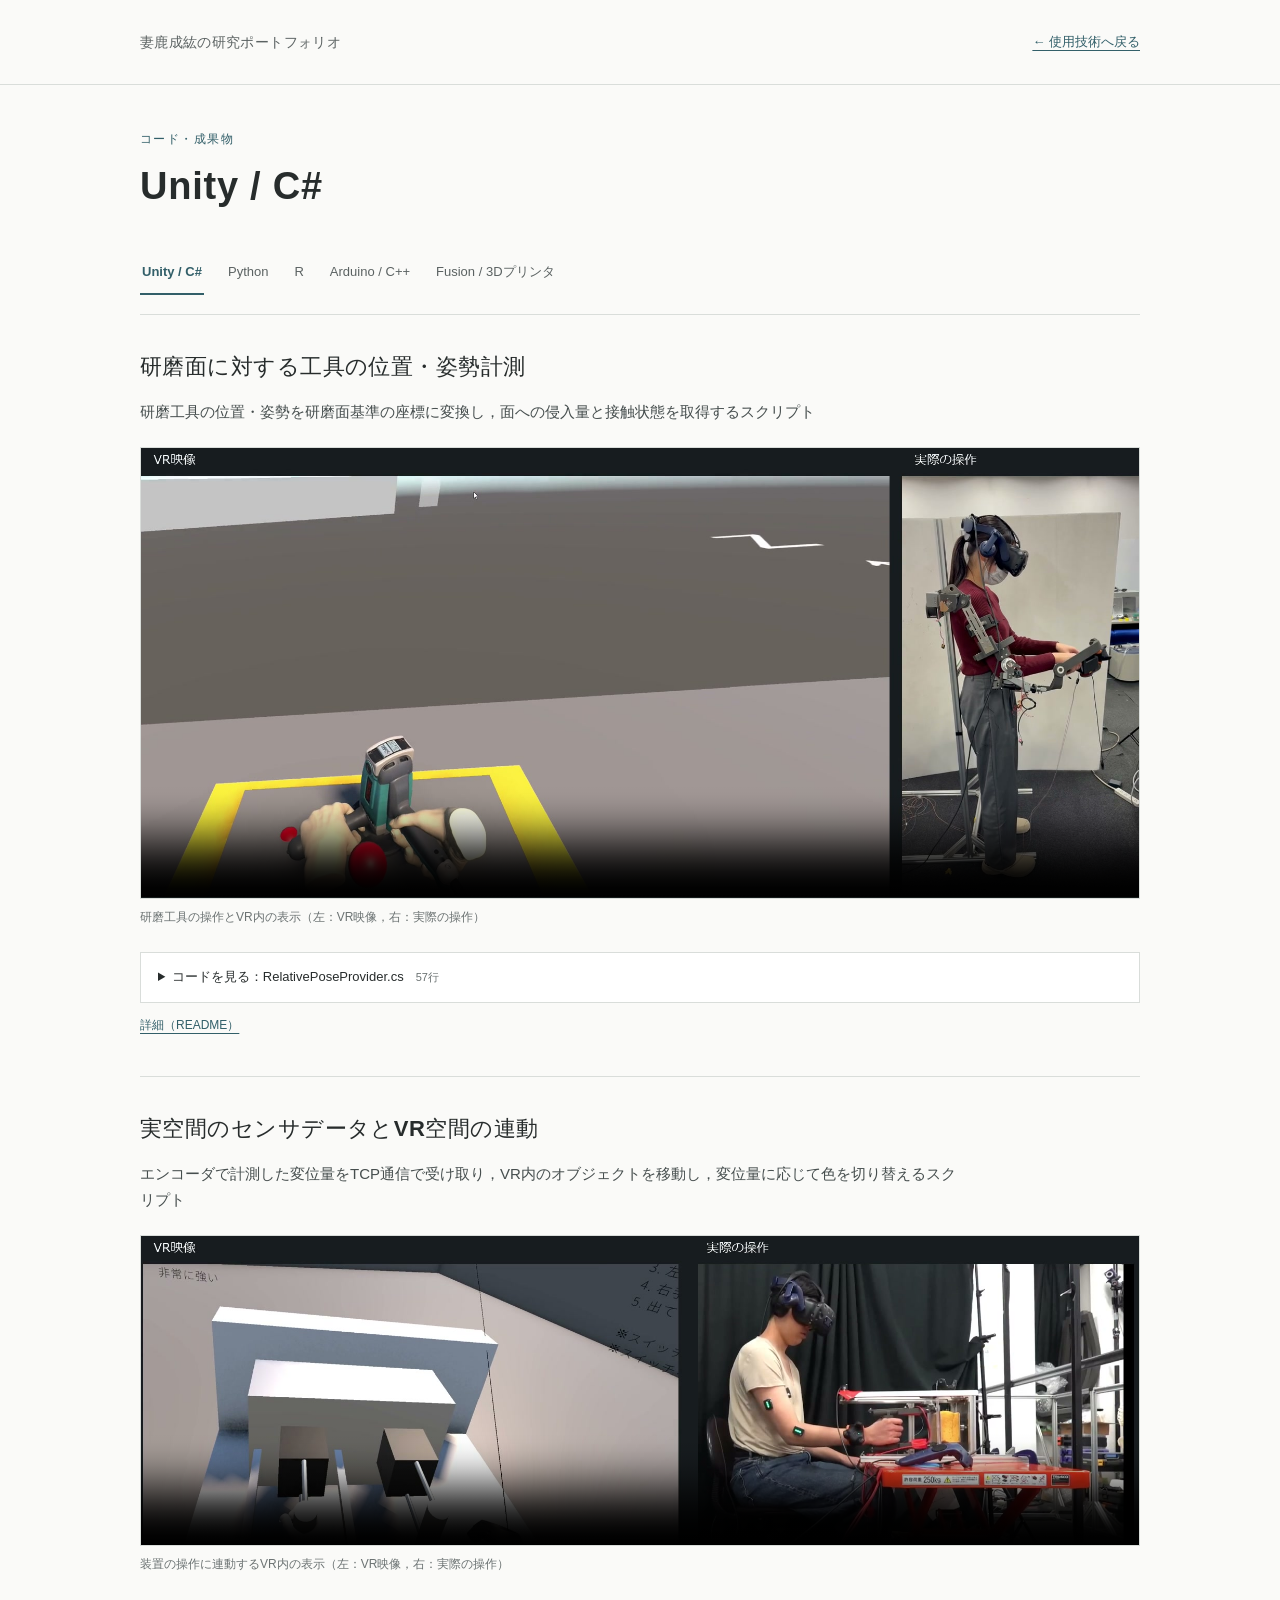
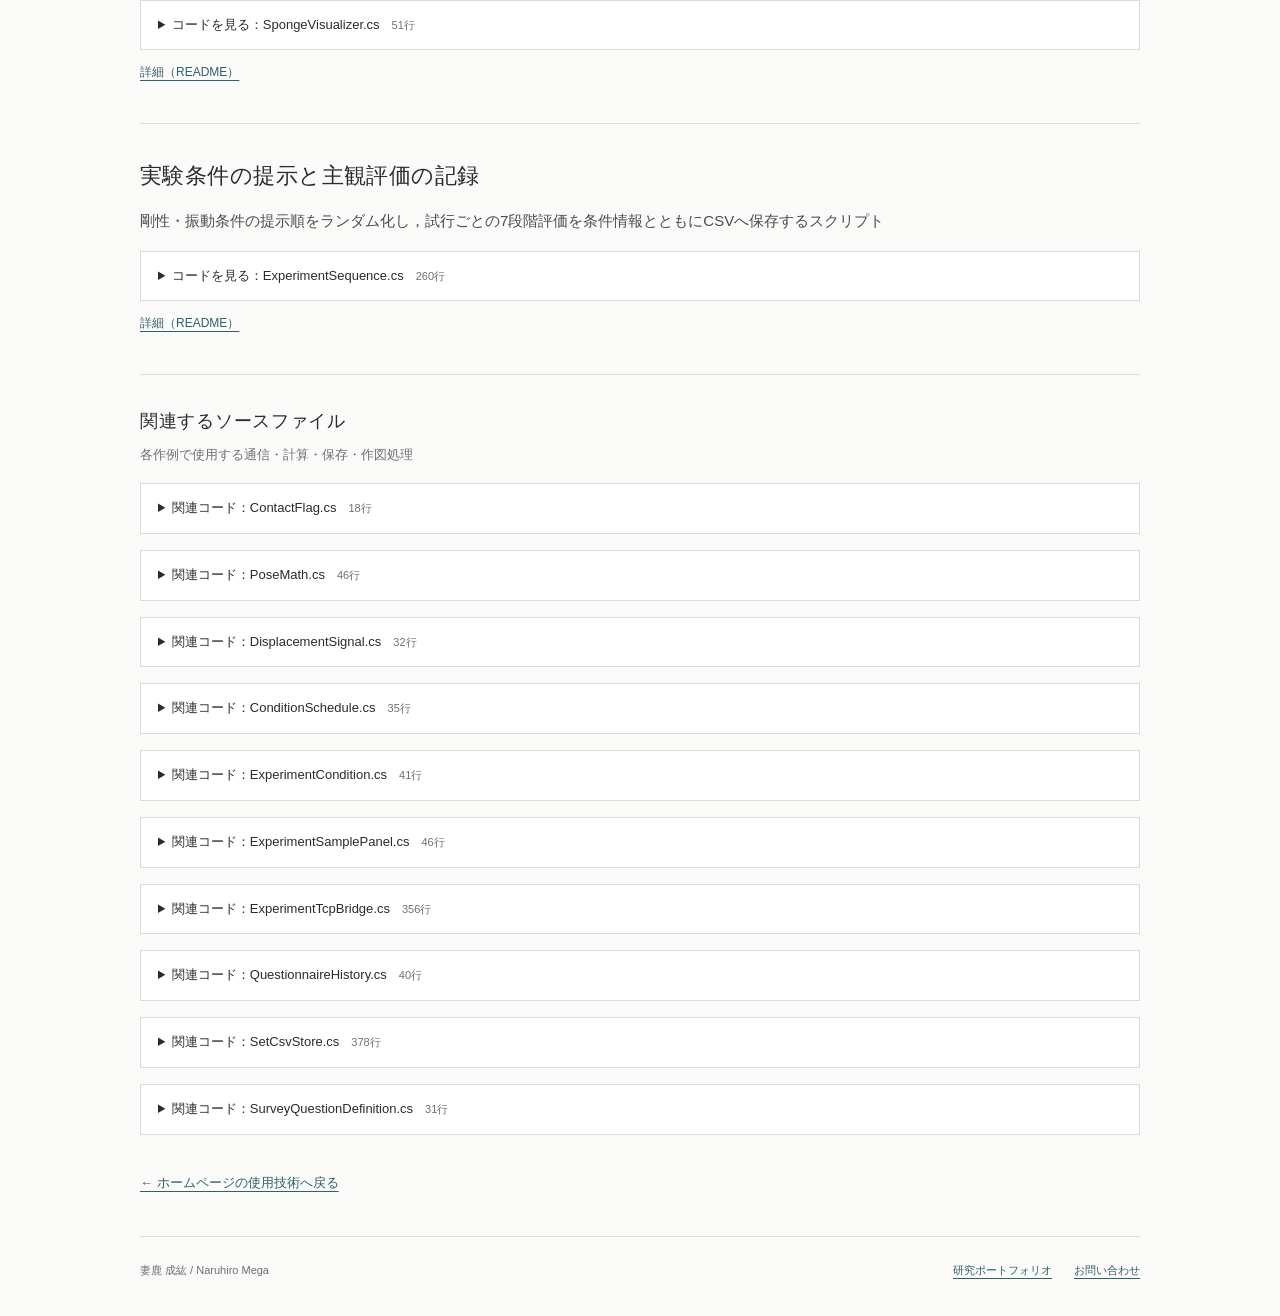
<file: code/unity.html>
<!doctype html>
<html lang="ja"><head><meta charset="utf-8"><meta name="viewport" content="width=device-width, initial-scale=1"><meta name="color-scheme" content="light"><meta name="description" content="VR実験で用いる位置・姿勢計測、実機変位に連動する表示、条件提示と回答保存のコードを紹介します。"><title>Unity / C#のコード・成果物｜妻鹿成紘</title><link rel="icon" href="data:,"><link rel="stylesheet" href="../assets/style.css"><link rel="stylesheet" href="../assets/code.css"></head>
<body class="code-page"><a class="skip-link" href="#main">本文へ移動</a><header class="site-header"><div class="header-inner"><a class="site-title" href="../index.html">妻鹿成紘の研究ポートフォリオ</a><a class="back-home" href="../index.html#skills">← 使用技術へ戻る</a></div></header>
<main id="main" class="page-width" tabindex="-1"><div class="code-intro"><p class="code-eyebrow">コード・成果物</p><h1>Unity / C#</h1></div><nav class="category-nav" aria-label="使用技術のカテゴリ"><a href="unity.html" aria-current="page">Unity / C#</a><a href="python.html">Python</a><a href="r.html">R</a><a href="arduino.html">Arduino / C++</a><a href="cad.html">Fusion / 3Dプリンタ</a></nav><article class="code-item" id="u1" aria-labelledby="u1-title"><div class="item-heading"><h2 id="u1-title">研磨面に対する工具の位置・姿勢計測</h2></div><p class="item-description">研磨工具の位置・姿勢を研磨面基準の座標に変換し，面への侵入量と接触状態を取得するスクリプト</p><details class="code-disclosure"><summary><span>コードを見る：RelativePoseProvider.cs</span><span class="line-count">57行</span></summary><div class="file-toolbar"><span>01_unity/Runtime/U1_Pose/RelativePoseProvider.cs</span><a href="files/01_unity/Runtime/U1_Pose/RelativePoseProvider.cs" download>ダウンロード</a></div><pre tabindex="0" aria-label="RelativePoseProvider.csのソースコード"><code>using UnityEngine;

namespace Portfolio.Research
{
    /// &lt;summary&gt;研磨面を基準とした表示点・入力点を取得する掲載用サンプル。&lt;/summary&gt;
    public sealed class RelativePoseProvider : MonoBehaviour
    {
        [SerializeField] private Transform origin;
        [SerializeField] private Transform visualPoint;
        [SerializeField] private Transform rawPoint;
        [SerializeField] private ContactFlag contact;
        [SerializeField, Min(1)] private int sampleRateHz = 100;
        [SerializeField] private float positionScale = 1000f;
        [SerializeField] private SurfaceAxis normalAxis = SurfaceAxis.Y;
        [SerializeField] private bool penetrationWhenNegative = true;

        private readonly object sampleLock = new object();
        private PoseSample latest;
        private bool hasSample;
        private float nextSampleTime;
        private long sampleIndex;

        public void SetRawPoint(Transform point) =&gt; rawPoint = point;
        private void Start() =&gt; nextSampleTime = Time.unscaledTime;

        private void Update()
        {
            if (sampleRateHz &lt;= 0 || origin == null || visualPoint == null || rawPoint == null) return;
            float interval = 1f / sampleRateHz;
            float now = Time.unscaledTime;
            // 元実装と同じ上限10回の追いつき処理。Updateの実行周期を超える測定精度は保証しない。
            for (int guard = 0; now &gt;= nextSampleTime &amp;&amp; guard &lt; 10; guard++)
            {
                Capture();
                nextSampleTime += interval;
            }
            if (now - nextSampleTime &gt; 1f) nextSampleTime = now + interval;
        }

        private void Capture()
        {
            PoseSample sample = PoseMath.Measure(origin, visualPoint, rawPoint,
                normalAxis, penetrationWhenNegative, positionScale,
                sampleIndex++, Time.realtimeSinceStartupAsDouble, contact != null &amp;&amp; contact.IsTouching);
            lock (sampleLock)
            {
                latest = sample;
                hasSample = true;
            }
        }

        public bool TryGetLatestSample(out PoseSample sample)
        {
            lock (sampleLock) { sample = latest; return hasSample; }
        }
    }
}
</code></pre></details><p class="item-documentation"><a href="files/01_unity/Runtime/U1_Pose/README.md" download>詳細（README）</a></p></article><article class="code-item" id="u2" aria-labelledby="u2-title"><div class="item-heading"><h2 id="u2-title">実空間のセンサデータとVR空間の連動</h2></div><p class="item-description">エンコーダで計測した変位量をTCP通信で受け取り，VR内のオブジェクトを移動し，変位量に応じて色を切り替えるスクリプト</p><details class="code-disclosure"><summary><span>コードを見る：SpongeVisualizer.cs</span><span class="line-count">51行</span></summary><div class="file-toolbar"><span>01_unity/Runtime/U2_Visualization/SpongeVisualizer.cs</span><a href="files/01_unity/Runtime/U2_Visualization/SpongeVisualizer.cs" download>ダウンロード</a></div><pre tabindex="0" aria-label="SpongeVisualizer.csのソースコード"><code>using UnityEngine;

namespace Portfolio.Research
{
    /// &lt;summary&gt;SpongeVisualizerから入力・フィルタ・描画の責務を分離したサンプル。&lt;/summary&gt;
    public sealed class SpongeVisualizer : MonoBehaviour
    {
        [SerializeField] private ExperimentTcpBridge tcp;
        [SerializeField] private Renderer targetRenderer;
        [SerializeField] private float movementScale = 0.001f;
        [SerializeField] private Vector3 moveDirection = Vector3.forward;
        [SerializeField, Range(0f, 0.5f)] private float smoothTime = 0.1f;
        [SerializeField] private float noiseThreshold = 0.05f;
        [SerializeField] private Color normalColor = Color.white, nearZeroColor = Color.blue, activeColor = Color.red;
        [SerializeField] private bool useNearZeroColor = true;
        [SerializeField] private float nearZeroThreshold = 1f, activeThreshold = 80f;
        [Header(&quot;実機なしの表示確認用。研究計測値ではありません&quot;)]
        [SerializeField] private bool useDemoInput;
        [SerializeField] private float demoDisplacementMm;

        private readonly DisplacementSignal signal = new DisplacementSignal();
        private Vector3 initialPosition, velocity;

        private void Start()
        {
            initialPosition = transform.localPosition;
            if (targetRenderer == null) targetRenderer = GetComponent&lt;Renderer&gt;();
            if (!useDemoInput &amp;&amp; tcp == null) Debug.LogWarning(&quot;TCP参照を設定してください。&quot;, this);
            UpdateColor(useDemoInput ? demoDisplacementMm : tcp != null ? tcp.Displacement : 0f);
        }

        private void Update()
        {
            if (!useDemoInput &amp;&amp; tcp == null) return;
            float raw = useDemoInput ? demoDisplacementMm : tcp.Displacement;
            float filtered = signal.Observe(raw, noiseThreshold);
            Vector3 target = initialPosition + moveDirection * filtered * movementScale;
            transform.localPosition = Vector3.SmoothDamp(transform.localPosition, target, ref velocity, smoothTime);
            UpdateColor(raw);
        }

        private void UpdateColor(float raw)
        {
            if (targetRenderer == null) return;
            DisplacementBand band = DisplacementSignal.Classify(raw, useNearZeroColor, nearZeroThreshold, activeThreshold);
            Color color = band == DisplacementBand.NearZero ? nearZeroColor :
                          band == DisplacementBand.Active ? activeColor : normalColor;
            if (targetRenderer.material.color != color) targetRenderer.material.color = color;
        }
    }
}
</code></pre></details><p class="item-documentation"><a href="files/01_unity/Runtime/U2_Visualization/README.md" download>詳細（README）</a></p></article><article class="code-item" id="u3" aria-labelledby="u3-title"><div class="item-heading"><h2 id="u3-title">実験条件の提示と主観評価の記録</h2></div><p class="item-description">剛性・振動条件の提示順をランダム化し，試行ごとの7段階評価を条件情報とともにCSVへ保存するスクリプト</p><details class="code-disclosure"><summary><span>コードを見る：ExperimentSequence.cs</span><span class="line-count">260行</span></summary><div class="file-toolbar"><span>01_unity/Runtime/U3_Experiment/ExperimentSequence.cs</span><a href="files/01_unity/Runtime/U3_Experiment/ExperimentSequence.cs" download>ダウンロード</a></div><pre tabindex="0" aria-label="ExperimentSequence.csのソースコード"><code>using System;
using System.Collections.Generic;
using UnityEngine;

namespace Portfolio.Research
{
    public enum ExperimentRunState
    {
        NotStarted,
        Presenting,
        WaitingForNextSet,
        Finished
    }

    public sealed class ExperimentSequence : MonoBehaviour
    {
        [Header(&quot;References&quot;)]
        [SerializeField] private ExperimentTcpBridge tcpBridge;
        [SerializeField] private SetCsvStore csvStore;

        [Header(&quot;Experiment Settings&quot;)]
        [Tooltip(&quot;実験開始時に全セットの条件順・CSVを準備します。開始後の設定変更は次の実験から反映されます。&quot;)]
        [SerializeField, Min(1)] private int totalSets = 5;
        [Tooltip(&quot;剛性条件の番号。初期値は2,3,4。正の整数で重複不可。&quot;)]
        [SerializeField] private List&lt;int&gt; stiffnessIds = new List&lt;int&gt; { 2, 3, 4 };
        [Tooltip(&quot;振動条件の番号。初期値は1,2。全剛性との組み合わせを1セットにします。0も使用可能。&quot;)]
        [SerializeField] private List&lt;int&gt; vibrationIds = new List&lt;int&gt; { 1, 2 };
        [Tooltip(&quot;0なら実験開始時に自動生成します。0以外なら同じ順番を再現できます。&quot;)]
        [SerializeField] private int randomSeed;

        [Header(&quot;Runtime Status (Read Only)&quot;)]
        [SerializeField, HideInInspector] private ExperimentRunState state = ExperimentRunState.NotStarted;
        [SerializeField, HideInInspector] private int sessionSeed;
        [SerializeField, HideInInspector] private int currentSet;
        [SerializeField, HideInInspector] private int currentTrial;
        [SerializeField, HideInInspector] private int currentConditionId;
        [SerializeField, HideInInspector] private List&lt;int&gt; currentOrder = new List&lt;int&gt;();

        public event Action CurrentTrialChanged;
        private readonly List&lt;List&lt;int&gt;&gt; plannedOrders = new List&lt;List&lt;int&gt;&gt;();
        private List&lt;ExperimentCondition&gt; activeConditions = new List&lt;ExperimentCondition&gt;();

        public ExperimentRunState State =&gt; state;
        public int TotalSets =&gt; plannedOrders.Count &gt; 0 ? plannedOrders.Count : totalSets;
        public int SessionSeed =&gt; sessionSeed;
        public int CurrentSet =&gt; currentSet;
        public int CurrentTrial =&gt; currentTrial;
        public int CurrentConditionId =&gt; currentConditionId;
        public int CurrentStiffnessId =&gt; GetConditionDefinition(currentConditionId).StiffnessId;
        public int CurrentVibrationId =&gt; GetConditionDefinition(currentConditionId).VibrationId;
        public IReadOnlyList&lt;int&gt; CurrentOrder =&gt; currentOrder;

        public ExperimentCondition GetConditionDefinition(int id)
        {
            return id &gt;= 1 &amp;&amp; id &lt;= activeConditions.Count ? activeConditions[id - 1] : default;
        }

        private void OnEnable()
        {
            if (tcpBridge != null)
            {
                tcpBridge.NextRequested += HandleNextRequest;
            }
        }

        private void OnDisable()
        {
            if (tcpBridge != null)
            {
                tcpBridge.NextRequested -= HandleNextRequest;
            }
        }

        public void StartExperiment()
        {
            if (state != ExperimentRunState.NotStarted &amp;&amp; state != ExperimentRunState.Finished)
            {
                Debug.LogWarning(&quot;[ExperimentSequence] Experiment is already running.&quot;, this);
                return;
            }

            if (!ValidateSettings())
            {
                return;
            }

            sessionSeed = randomSeed == 0 ? Environment.TickCount : randomSeed;
            activeConditions = ExperimentCondition.BuildCombinations(stiffnessIds, vibrationIds);
            plannedOrders.Clear();
            plannedOrders.AddRange(ConditionSchedule.Create(activeConditions, totalSets, sessionSeed));
            currentSet = 1;
            csvStore.BeginSession();
            // Prepare every answer target before presentation; later set starts
            // must reuse these rows instead of clearing answers entered in advance.
            for (int set = 1; set &lt;= plannedOrders.Count; set++)
            {
                var conditions = new List&lt;ExperimentCondition&gt;();
                foreach (int id in plannedOrders[set - 1]) conditions.Add(GetConditionDefinition(id));
                csvStore.CreateSet(set, conditions);
            }
            BeginCurrentSet();
        }

        public void StartNextSet()
        {
            if (state != ExperimentRunState.WaitingForNextSet)
            {
                Debug.LogWarning(&quot;[ExperimentSequence] Next set can only start while waiting.&quot;, this);
                return;
            }

            if (currentSet &gt;= TotalSets)
            {
                state = ExperimentRunState.Finished;
                return;
            }

            currentSet++;
            BeginCurrentSet();
        }

        public void NextTrial()
        {
            if (state != ExperimentRunState.Presenting)
            {
                return;
            }

            int currentIndex = currentTrial - 1;
            if (currentIndex + 1 &lt; currentOrder.Count)
            {
                currentTrial++;
                ApplyCurrentCondition();
                return;
            }

            CompleteCurrentSet();
        }

        public void PreviousTrial()
        {
            if (state != ExperimentRunState.Presenting || currentTrial &lt;= 1)
            {
                return;
            }

            currentTrial--;
            ApplyCurrentCondition();
        }

        public void JumpToTrial(int trialNumber)
        {
            if (state != ExperimentRunState.Presenting ||
                trialNumber &lt; 1 || trialNumber &gt; currentOrder.Count)
            {
                return;
            }

            currentTrial = trialNumber;
            ApplyCurrentCondition();
        }

        public void ReapplyCurrentCondition()
        {
            if (state == ExperimentRunState.Presenting)
            {
                ApplyCurrentCondition();
            }
        }

        public void ReopenLastTrial()
        {
            if ((state != ExperimentRunState.WaitingForNextSet &amp;&amp;
                 state != ExperimentRunState.Finished) ||
                currentOrder.Count == 0)
            {
                return;
            }

            state = ExperimentRunState.Presenting;
            currentTrial = currentOrder.Count;
            ApplyCurrentCondition();
        }

        private void BeginCurrentSet()
        {
            currentOrder = new List&lt;int&gt;(plannedOrders[currentSet - 1]);
            currentTrial = 1;
            state = ExperimentRunState.Presenting;

            ApplyCurrentCondition();

            Debug.Log(
                $&quot;[ExperimentSequence] Set {currentSet} started. Order: {string.Join(&quot;, &quot;, currentOrder)}&quot;,
                this);
        }

        private void ApplyCurrentCondition()
        {
            currentConditionId = currentOrder[currentTrial - 1];
            tcpBridge?.PublishCondition(CurrentStiffnessId, CurrentVibrationId);
            CurrentTrialChanged?.Invoke();

            Debug.Log(
                $&quot;[ExperimentSequence] Set {currentSet}, Trial {currentTrial}, Condition {currentConditionId}, Stiffness {CurrentStiffnessId}, Vibration {CurrentVibrationId}&quot;,
                this);
        }

        private void CompleteCurrentSet()
        {
            currentConditionId = 0;
            tcpBridge?.PublishCondition(0, 0);
            CurrentTrialChanged?.Invoke();

            if (currentSet &gt;= TotalSets)
            {
                state = ExperimentRunState.Finished;
                Debug.Log(&quot;[ExperimentSequence] Experiment finished.&quot;, this);
            }
            else
            {
                state = ExperimentRunState.WaitingForNextSet;
                Debug.Log(
                    $&quot;[ExperimentSequence] Set {currentSet} finished. Start the next set from the Inspector.&quot;,
                    this);
            }
        }

        private void HandleNextRequest()
        {
            NextTrial();
        }

        private bool ValidateSettings()
        {
            if (csvStore == null)
            {
                Debug.LogError(&quot;[ExperimentSequence] SetCsvStore is not assigned.&quot;, this);
                return false;
            }

            try
            {
                ExperimentCondition.BuildCombinations(stiffnessIds, vibrationIds);
            }
            catch (ArgumentException exception)
            {
                Debug.LogError(&quot;[ExperimentSequence] &quot; + exception.Message, this);
                return false;
            }

            return true;
        }

        private void OnValidate()
        {
            totalSets = Mathf.Max(1, totalSets);
        }
    }
}
</code></pre></details><p class="item-documentation"><a href="files/01_unity/Runtime/U3_Experiment/README.md" download>詳細（README）</a></p></article><section class="companion-section" aria-labelledby="companion-title"><h2 id="companion-title">関連するソースファイル</h2><p>各作例で使用する通信・計算・保存・作図処理</p><details class="code-disclosure"><summary><span>関連コード：ContactFlag.cs</span><span class="line-count">18行</span></summary><div class="file-toolbar"><span>01_unity/Runtime/U1_Pose/ContactFlag.cs</span><a href="files/01_unity/Runtime/U1_Pose/ContactFlag.cs" download>ダウンロード</a></div><pre tabindex="0" aria-label="ContactFlag.csのソースコード"><code>using System.Collections.Generic;
using UnityEngine;

namespace Portfolio.Research
{
    // SessyokuTriの複数Collider管理を抽出。自分と同じrootのColliderは除く。
    public sealed class ContactFlag : MonoBehaviour
    {
        private readonly HashSet&lt;Collider&gt; contacts = new HashSet&lt;Collider&gt;();
        public bool IsTouching =&gt; contacts.Count &gt; 0;
        private bool Accept(Collider other) =&gt; other != null &amp;&amp; other.transform.root != transform.root;
        private void OnTriggerEnter(Collider other) { if (Accept(other)) contacts.Add(other); }
        private void OnTriggerStay(Collider other) { if (Accept(other)) contacts.Add(other); }
        private void OnTriggerExit(Collider other) { contacts.Remove(other); }
        // 改善: オブジェクト無効化後に接触状態を持ち越さない。
        private void OnDisable() =&gt; contacts.Clear();
    }
}
</code></pre></details><details class="code-disclosure"><summary><span>関連コード：PoseMath.cs</span><span class="line-count">46行</span></summary><div class="file-toolbar"><span>01_unity/Runtime/U1_Pose/PoseMath.cs</span><a href="files/01_unity/Runtime/U1_Pose/PoseMath.cs" download>ダウンロード</a></div><pre tabindex="0" aria-label="PoseMath.csのソースコード"><code>using System;
using UnityEngine;

namespace Portfolio.Research
{
    public enum SurfaceAxis { X, Y, Z }

    [Serializable]
    public struct PoseSample
    {
        public long Index;
        public double TimeSeconds;
        public Vector3 VisualPositionMm, RawPositionMm;
        public Vector3 VisualEulerDegrees, RawEulerDegrees;
        public float PenetrationMm;
        public bool Contact;
    }

    public static class PoseMath
    {
        public static PoseSample Measure(Transform origin, Transform visual, Transform raw,
            SurfaceAxis axis, bool negativeIsPenetration, float scale,
            long index, double time, bool contact)
        {
            Vector3 visualLocal = origin.InverseTransformPoint(visual.position);
            Vector3 rawLocal = origin.InverseTransformPoint(raw.position);
            Quaternion inverseOrigin = Quaternion.Inverse(origin.rotation);
            float normal = axis == SurfaceAxis.X ? rawLocal.x :
                           axis == SurfaceAxis.Y ? rawLocal.y : rawLocal.z;
            return new PoseSample
            {
                Index = index, TimeSeconds = time,
                VisualPositionMm = visualLocal * scale,
                RawPositionMm = rawLocal * scale,
                VisualEulerDegrees = Normalize((inverseOrigin * visual.rotation).eulerAngles),
                RawEulerDegrees = Normalize((inverseOrigin * raw.rotation).eulerAngles),
                PenetrationMm = Mathf.Max(0f, negativeIsPenetration ? -normal : normal) * scale,
                Contact = contact
            };
        }

        private static Vector3 Normalize(Vector3 angles) =&gt;
            new Vector3(Signed(angles.x), Signed(angles.y), Signed(angles.z));
        private static float Signed(float value) =&gt; value &gt; 180f ? value - 360f : value;
    }
}
</code></pre></details><details class="code-disclosure"><summary><span>関連コード：DisplacementSignal.cs</span><span class="line-count">32行</span></summary><div class="file-toolbar"><span>01_unity/Runtime/U2_Visualization/DisplacementSignal.cs</span><a href="files/01_unity/Runtime/U2_Visualization/DisplacementSignal.cs" download>ダウンロード</a></div><pre tabindex="0" aria-label="DisplacementSignal.csのソースコード"><code>using System;

namespace Portfolio.Research
{
    public enum DisplacementBand { Normal, NearZero, Active }

    /// &lt;summary&gt;Unityに依存しないデッドバンド。色判定には必ず生の値を使う。&lt;/summary&gt;
    public sealed class DisplacementSignal
    {
        private bool initialized;
        public float Filtered { get; private set; }

        public float Observe(float raw, float noiseThreshold)
        {
            if (!initialized || Math.Abs(raw - Filtered) &gt; noiseThreshold)
            {
                Filtered = raw;
                initialized = true;
            }
            return Filtered;
        }

        public static DisplacementBand Classify(float raw, bool nearZeroEnabled,
            float nearZeroThreshold, float activeThreshold)
        {
            float absolute = Math.Abs(raw);
            if (nearZeroEnabled &amp;&amp; absolute &lt;= Math.Max(0, nearZeroThreshold))
                return DisplacementBand.NearZero;
            return absolute &gt;= activeThreshold ? DisplacementBand.Active : DisplacementBand.Normal;
        }
    }
}
</code></pre></details><details class="code-disclosure"><summary><span>関連コード：ConditionSchedule.cs</span><span class="line-count">35行</span></summary><div class="file-toolbar"><span>01_unity/Runtime/U3_Experiment/ConditionSchedule.cs</span><a href="files/01_unity/Runtime/U3_Experiment/ConditionSchedule.cs" download>ダウンロード</a></div><pre tabindex="0" aria-label="ConditionSchedule.csのソースコード"><code>using System;
using System.Collections.Generic;

namespace Portfolio.Research
{
    /// &lt;summary&gt;元ExperimentSequenceのseed式とFisher–Yates順序を維持。&lt;/summary&gt;
    public static class ConditionSchedule
    {
        public static List&lt;List&lt;int&gt;&gt; Create(IReadOnlyList&lt;ExperimentCondition&gt; conditions, int totalSets, int seed)
        {
            if (conditions == null || conditions.Count == 0) throw new ArgumentException(&quot;条件が必要です。&quot;);
            if (totalSets &lt; 1) throw new ArgumentOutOfRangeException(nameof(totalSets));
            var sets = new List&lt;List&lt;int&gt;&gt;();
            for (int set = 1; set &lt;= totalSets; set++)
            {
                var order = new List&lt;int&gt;();
                foreach (ExperimentCondition condition in conditions) order.Add(condition.Id);
                Shuffle(order, new Random(unchecked(seed + set * 1009)));
                sets.Add(order);
            }
            return sets;
        }

        private static void Shuffle&lt;T&gt;(IList&lt;T&gt; list, Random random)
        {
            for (int index = list.Count - 1; index &gt; 0; index--)
            {
                int swap = random.Next(index + 1);
                T value = list[index];
                list[index] = list[swap];
                list[swap] = value;
            }
        }
    }
}
</code></pre></details><details class="code-disclosure"><summary><span>関連コード：ExperimentCondition.cs</span><span class="line-count">41行</span></summary><div class="file-toolbar"><span>01_unity/Runtime/U3_Experiment/ExperimentCondition.cs</span><a href="files/01_unity/Runtime/U3_Experiment/ExperimentCondition.cs" download>ダウンロード</a></div><pre tabindex="0" aria-label="ExperimentCondition.csのソースコード"><code>using System;
using System.Collections.Generic;

namespace Portfolio.Research
{
    // Internal ID identifies a combination; only the two factor IDs go over TCP.
    public readonly struct ExperimentCondition
    {
        public int Id { get; }
        public int StiffnessId { get; }
        public int VibrationId { get; }

        public ExperimentCondition(int id, int stiffnessId, int vibrationId)
        {
            Id = id;
            StiffnessId = stiffnessId;
            VibrationId = vibrationId;
        }

        public static List&lt;ExperimentCondition&gt; BuildCombinations(
            IReadOnlyList&lt;int&gt; stiffnessIds, IReadOnlyList&lt;int&gt; vibrationIds)
        {
            Validate(stiffnessIds, 1, &quot;Stiffness IDs&quot;);
            Validate(vibrationIds, 0, &quot;Vibration IDs&quot;);
            var result = new List&lt;ExperimentCondition&gt;();
            foreach (int stiffness in stiffnessIds)
                foreach (int vibration in vibrationIds)
                    result.Add(new ExperimentCondition(result.Count + 1, stiffness, vibration));
            return result;
        }

        private static void Validate(IReadOnlyList&lt;int&gt; ids, int minimum, string label)
        {
            if (ids == null || ids.Count == 0) throw new ArgumentException(label + &quot; cannot be empty.&quot;);
            var used = new HashSet&lt;int&gt;();
            foreach (int id in ids)
                if (id &lt; minimum || !used.Add(id))
                    throw new ArgumentException(label + &quot; must be unique and &gt;= &quot; + minimum + &quot;.&quot;);
        }
    }
}
</code></pre></details><details class="code-disclosure"><summary><span>関連コード：ExperimentSamplePanel.cs</span><span class="line-count">46行</span></summary><div class="file-toolbar"><span>01_unity/Runtime/U3_Experiment/ExperimentSamplePanel.cs</span><a href="files/01_unity/Runtime/U3_Experiment/ExperimentSamplePanel.cs" download>ダウンロード</a></div><pre tabindex="0" aria-label="ExperimentSamplePanel.csのソースコード"><code>using UnityEngine;

namespace Portfolio.Research
{
    /// &lt;summary&gt;新規の接続例。元のSteamVR質問紙画面の再現ではありません。&lt;/summary&gt;
    public sealed class ExperimentSamplePanel : MonoBehaviour
    {
        [SerializeField] private ExperimentSequence sequence;
        [SerializeField] private SetCsvStore csv;
        private int[] scores;
        private int displayedSet = -1, displayedTrial = -1;
        private string status = &quot;&quot;;

        private void OnGUI()
        {
            if (sequence == null || csv == null) return;
            GUILayout.BeginArea(new Rect(15, 15, 520, 650), GUI.skin.box);
            GUILayout.Label(&quot;研究実験コードの接続サンプル / mouse + keyboard&quot;);
            GUILayout.Label(&quot;State: &quot; + sequence.State + &quot;  Set: &quot; + sequence.CurrentSet + &quot; Trial: &quot; + sequence.CurrentTrial);
            if (GUILayout.Button(&quot;Start experiment&quot;)) sequence.StartExperiment();
            if (GUILayout.Button(&quot;Start next set&quot;)) sequence.StartNextSet();
            if (sequence.State == ExperimentRunState.Presenting)
            {
                if (scores == null || displayedSet != sequence.CurrentSet || displayedTrial != sequence.CurrentTrial)
                {
                    displayedSet = sequence.CurrentSet;
                    displayedTrial = sequence.CurrentTrial;
                    if (!csv.TryGetScores(displayedSet, displayedTrial, out scores))
                        scores = new int[csv.Questions.Count];
                    for (int i = 0; i &lt; scores.Length; i++) if (scores[i] == 0) scores[i] = 4;
                }
                for (int i = 0; i &lt; scores.Length; i++)
                {
                    GUILayout.Label(csv.Questions[i].prompt);
                    scores[i] = GUILayout.SelectionGrid(scores[i] - 1, new[] { &quot;1&quot;, &quot;2&quot;, &quot;3&quot;, &quot;4&quot;, &quot;5&quot;, &quot;6&quot;, &quot;7&quot; }, 7) + 1;
                }
                if (GUILayout.Button(&quot;Save answers&quot;))
                    status = csv.SaveAnswers(displayedSet, displayedTrial, scores, out string error) ? &quot;Saved.&quot; : error;
                if (GUILayout.Button(&quot;Previous trial&quot;)) sequence.PreviousTrial();
                if (GUILayout.Button(&quot;Next trial&quot;)) sequence.NextTrial();
            }
            GUILayout.Label(status);
            GUILayout.EndArea();
        }
    }
}
</code></pre></details><details class="code-disclosure"><summary><span>関連コード：ExperimentTcpBridge.cs</span><span class="line-count">356行</span></summary><div class="file-toolbar"><span>01_unity/Runtime/U3_Experiment/ExperimentTcpBridge.cs</span><a href="files/01_unity/Runtime/U3_Experiment/ExperimentTcpBridge.cs" download>ダウンロード</a></div><pre tabindex="0" aria-label="ExperimentTcpBridge.csのソースコード"><code>using System;
using System.Collections.Concurrent;
using System.Globalization;
using System.IO;
using System.Net;
using System.Net.Sockets;
using System.Text;
using System.Threading;
using UnityEngine;

namespace Portfolio.Research
{
    /// &lt;summary&gt;
    /// dSPACEとのTCP通信だけを担当するクラス。
    /// 受信: displacement,button\n
    /// 送信: stiffnessId,vibrationId\n（0,0は停止）
    /// &lt;/summary&gt;
    public sealed class ExperimentTcpBridge : MonoBehaviour
    {
        [Header(&quot;TCP Server&quot;)]
        [Tooltip(&quot;0.0.0.0なら、このPCのすべてのネットワークインターフェースで待ち受けます。&quot;)]
        [SerializeField] private string bindAddress = &quot;0.0.0.0&quot;;
        [SerializeField, Min(1)] private int port = 12345;
        [SerializeField, Min(0.005f)] private float sendIntervalSeconds = 0.02f;

        [Header(&quot;dSPACE Button&quot;)]
        [SerializeField] private float buttonThreshold = 0.5f;
        [SerializeField, Min(0f)] private float debounceSeconds = 0.15f;

        [Header(&quot;Runtime Status (Read Only)&quot;)]
        [SerializeField] private float displacement;
        [SerializeField] private float buttonLevel;
        [SerializeField] private bool isListening;
        [SerializeField] private bool isClientConnected;
        [SerializeField] private int sentStiffnessId;
        [SerializeField] private int sentVibrationId;

        private readonly ConcurrentQueue&lt;string&gt; receivedLines = new ConcurrentQueue&lt;string&gt;();
        private readonly ConcurrentQueue&lt;string&gt; logMessages = new ConcurrentQueue&lt;string&gt;();
        private readonly object outputLock = new object();
        private readonly object socketLock = new object();

        private Thread serverThread;
        private TcpListener listener;
        private TcpClient activeClient;
        private volatile bool stopRequested;
        private bool lastButtonPressed;
        private float lastButtonEventTime = float.NegativeInfinity;

        public event Action NextRequested;

        public float Displacement =&gt; displacement;
        public float ButtonLevel =&gt; buttonLevel;
        public bool IsListening =&gt; isListening;
        public bool IsClientConnected =&gt; isClientConnected;
        public int SentStiffnessId =&gt; sentStiffnessId;
        public int SentVibrationId =&gt; sentVibrationId;

        private void OnEnable()
        {
            StartServer();
        }

        private void Update()
        {
            while (receivedLines.TryDequeue(out string line))
            {
                ProcessReceivedLine(line);
            }

            while (logMessages.TryDequeue(out string message))
            {
                Debug.Log(message, this);
            }
        }

        public void PublishCondition(int stiffnessId, int vibrationId)
        {
            lock (outputLock)
            {
                sentStiffnessId = stiffnessId;
                sentVibrationId = vibrationId;
            }
        }

        public void StartServer()
        {
            if (serverThread != null &amp;&amp; serverThread.IsAlive)
            {
                return;
            }

            stopRequested = false;
            serverThread = new Thread(ServerLoop)
            {
                IsBackground = true,
                Name = &quot;SI2026 Experiment TCP Server&quot;
            };
            serverThread.Start();
        }

        public void StopServer()
        {
            stopRequested = true;

            lock (socketLock)
            {
                try { activeClient?.Close(); } catch { }
                try { listener?.Stop(); } catch { }
            }

            if (serverThread != null &amp;&amp; serverThread.IsAlive)
            {
                serverThread.Join(500);
            }

            serverThread = null;
            isListening = false;
            isClientConnected = false;
        }

        private void ServerLoop()
        {
            try
            {
                IPAddress address = ResolveBindAddress(bindAddress);
                TcpListener localListener = new TcpListener(address, port);

                lock (socketLock)
                {
                    listener = localListener;
                }

                localListener.Start();
                isListening = true;
                logMessages.Enqueue($&quot;[ExperimentTcpBridge] Listening on {address}:{port}&quot;);

                while (!stopRequested)
                {
                    if (!localListener.Pending())
                    {
                        Thread.Sleep(10);
                        continue;
                    }

                    TcpClient client = localListener.AcceptTcpClient();
                    lock (socketLock)
                    {
                        activeClient = client;
                    }

                    RunClientSession(client);

                    lock (socketLock)
                    {
                        if (ReferenceEquals(activeClient, client))
                        {
                            activeClient = null;
                        }
                    }
                }
            }
            catch (SocketException exception)
            {
                if (!stopRequested)
                {
                    logMessages.Enqueue($&quot;[ExperimentTcpBridge] Socket error: {exception.Message}&quot;);
                }
            }
            catch (Exception exception)
            {
                if (!stopRequested)
                {
                    logMessages.Enqueue($&quot;[ExperimentTcpBridge] Error: {exception}&quot;);
                }
            }
            finally
            {
                isListening = false;
                isClientConnected = false;
                lock (socketLock)
                {
                    try { activeClient?.Close(); } catch { }
                    try { listener?.Stop(); } catch { }
                    activeClient = null;
                    listener = null;
                }
            }
        }

        private void RunClientSession(TcpClient client)
        {
            try
            {
                client.NoDelay = true;
                isClientConnected = true;
                logMessages.Enqueue($&quot;[ExperimentTcpBridge] Connected: {client.Client.RemoteEndPoint}&quot;);

                using (client)
                using (NetworkStream stream = client.GetStream())
                {
                    byte[] receiveBuffer = new byte[2048];
                    StringBuilder lineBuffer = new StringBuilder();
                    int sleepMilliseconds = Math.Max(
                        1,
                        (int)Math.Round(
                            sendIntervalSeconds * 1000f,
                            MidpointRounding.AwayFromZero));

                    while (!stopRequested &amp;&amp; client.Connected)
                    {
                        if (stream.DataAvailable)
                        {
                            int length = stream.Read(receiveBuffer, 0, receiveBuffer.Length);
                            if (length &lt;= 0)
                            {
                                break;
                            }

                            AppendReceivedText(lineBuffer, Encoding.UTF8.GetString(receiveBuffer, 0, length));
                        }

                        int stiffnessId;
                        int vibrationId;
                        lock (outputLock)
                        {
                            stiffnessId = sentStiffnessId;
                            vibrationId = sentVibrationId;
                        }

                        string message = stiffnessId.ToString(CultureInfo.InvariantCulture) + &quot;,&quot; +
                            vibrationId.ToString(CultureInfo.InvariantCulture) + &quot;\n&quot;;
                        byte[] sendBytes = Encoding.UTF8.GetBytes(message);
                        stream.Write(sendBytes, 0, sendBytes.Length);

                        Thread.Sleep(sleepMilliseconds);
                    }
                }
            }
            catch (Exception exception) when (
                exception is IOException ||
                exception is SocketException ||
                exception is ObjectDisposedException)
            {
                if (!stopRequested)
                {
                    logMessages.Enqueue($&quot;[ExperimentTcpBridge] Client disconnected: {exception.Message}&quot;);
                }
            }
            finally
            {
                isClientConnected = false;
            }
        }

        private void AppendReceivedText(StringBuilder lineBuffer, string text)
        {
            lineBuffer.Append(text);

            while (true)
            {
                int newlineIndex = FindNewline(lineBuffer);
                if (newlineIndex &lt; 0)
                {
                    break;
                }

                string line = lineBuffer.ToString(0, newlineIndex).TrimEnd('\r');
                lineBuffer.Remove(0, newlineIndex + 1);
                if (!string.IsNullOrWhiteSpace(line))
                {
                    receivedLines.Enqueue(line);
                }
            }
        }

        private static int FindNewline(StringBuilder text)
        {
            for (int index = 0; index &lt; text.Length; index++)
            {
                if (text[index] == '\n')
                {
                    return index;
                }
            }

            return -1;
        }

        private void ProcessReceivedLine(string line)
        {
            string[] values = line.Split(',');
            if (values.Length &lt; 2 ||
                !TryParseFloat(values[0], out float receivedDisplacement) ||
                !TryParseFloat(values[1], out float receivedButton))
            {
                Debug.LogWarning($&quot;[ExperimentTcpBridge] Invalid receive line: {line}&quot;, this);
                return;
            }

            displacement = receivedDisplacement;
            buttonLevel = receivedButton;

            bool isPressed = receivedButton &gt;= buttonThreshold;
            if (isPressed &amp;&amp; !lastButtonPressed &amp;&amp;
                Time.unscaledTime - lastButtonEventTime &gt;= debounceSeconds)
            {
                lastButtonEventTime = Time.unscaledTime;
                NextRequested?.Invoke();
            }

            lastButtonPressed = isPressed;
        }

        private static bool TryParseFloat(string text, out float value)
        {
            return float.TryParse(
                text.Trim(),
                NumberStyles.Float,
                CultureInfo.InvariantCulture,
                out value);
        }

        private static IPAddress ResolveBindAddress(string address)
        {
            if (string.IsNullOrWhiteSpace(address) || address == &quot;0.0.0.0&quot; || address == &quot;*&quot;)
            {
                return IPAddress.Any;
            }

            if (!IPAddress.TryParse(address, out IPAddress parsedAddress))
            {
                throw new FormatException($&quot;Invalid bind address: {address}&quot;);
            }

            return parsedAddress;
        }

        private void OnDisable()
        {
            StopServer();
        }

        private void OnApplicationQuit()
        {
            StopServer();
        }

        private void OnValidate()
        {
            port = Mathf.Clamp(port, 1, 65535);
            sendIntervalSeconds = Mathf.Max(0.005f, sendIntervalSeconds);
            debounceSeconds = Mathf.Max(0f, debounceSeconds);
        }
    }
}
</code></pre></details><details class="code-disclosure"><summary><span>関連コード：QuestionnaireHistory.cs</span><span class="line-count">40行</span></summary><div class="file-toolbar"><span>01_unity/Runtime/U3_Experiment/QuestionnaireHistory.cs</span><a href="files/01_unity/Runtime/U3_Experiment/QuestionnaireHistory.cs" download>ダウンロード</a></div><pre tabindex="0" aria-label="QuestionnaireHistory.csのソースコード"><code>using System.Collections.Generic;
using System.Globalization;
using System.Linq;
using System.Text;

namespace Portfolio.Research
{
    // Only persisted scores belong here; the selection cursor's default 4 is not an answer.
    public static class QuestionnaireHistory
    {
        public static string FormatSet(int questionCount,
            IEnumerable&lt;(int Set, int Trial, int[] Scores)&gt; rows, int setNumber)
        {
            return Format(questionCount, rows.Where(row =&gt; row.Set == setNumber));
        }

        public static string Format(int questionCount,
            IEnumerable&lt;(int Set, int Trial, int[] Scores)&gt; rows)
        {
            var text = new StringBuilder();
            text.Append(&quot;Set&quot;.PadRight(5)).Append(&quot; | &quot;).Append(&quot;Seq&quot;.PadRight(5));
            for (int i = 0; i &lt; questionCount; i++)
                text.Append(&quot; | &quot;).Append((&quot;Q&quot; + (i + 1).ToString(CultureInfo.InvariantCulture)).PadRight(5));
            text.AppendLine();
            foreach (var row in rows)
            {
                text.Append(row.Set.ToString(CultureInfo.InvariantCulture).PadRight(5))
                    .Append(&quot; | &quot;).Append(row.Trial.ToString(CultureInfo.InvariantCulture).PadRight(5));
                for (int i = 0; i &lt; questionCount; i++)
                {
                    int score = row.Scores != null &amp;&amp; i &lt; row.Scores.Length ? row.Scores[i] : 0;
                    text.Append(&quot; | &quot;).Append((score == 0 ? string.Empty :
                        score.ToString(CultureInfo.InvariantCulture)).PadRight(5));
                }
                text.AppendLine();
            }
            return text.ToString();
        }
    }
}
</code></pre></details><details class="code-disclosure"><summary><span>関連コード：SetCsvStore.cs</span><span class="line-count">378行</span></summary><div class="file-toolbar"><span>01_unity/Runtime/U3_Experiment/SetCsvStore.cs</span><a href="files/01_unity/Runtime/U3_Experiment/SetCsvStore.cs" download>ダウンロード</a></div><pre tabindex="0" aria-label="SetCsvStore.csのソースコード"><code>using System;
using System.Collections.Generic;
using System.Globalization;
using System.IO;
using System.Linq;
using System.Text;
using UnityEngine;

namespace Portfolio.Research
{
    public sealed class SetCsvStore : MonoBehaviour
    {
        [Header(&quot;Session&quot;)]
        [SerializeField] private string participantId = &quot;P001&quot;;
        [SerializeField] private string outputFolderName = &quot;ExperimentResults&quot;;

        [Header(&quot;7-point Questions&quot;)]
        [Tooltip(&quot;実験開始後に行った変更は、次のセッションから反映されます。&quot;)]
        [SerializeField] private List&lt;SurveyQuestionDefinition&gt; questions =
            new List&lt;SurveyQuestionDefinition&gt; { new SurveyQuestionDefinition() };

        [Header(&quot;Runtime Status (Read Only)&quot;)]
        [SerializeField] private string currentSessionDirectory;

        private sealed class TrialRow
        {
            public int Trial;
            public int Condition;
            public int Stiffness;
            public int Vibration;
            public int[] Scores;
            public string AnsweredAt = string.Empty;
            public int Revision;
        }

        private readonly Dictionary&lt;int, List&lt;TrialRow&gt;&gt; rowsBySet =
            new Dictionary&lt;int, List&lt;TrialRow&gt;&gt;();
        private List&lt;SurveyQuestionDefinition&gt; activeQuestions =
            new List&lt;SurveyQuestionDefinition&gt;();
        private string cachedAnswerHistory;
        private readonly Dictionary&lt;int, string&gt; cachedSetHistory = new Dictionary&lt;int, string&gt;();

        public bool SessionActive { get; private set; }
        public string OutputRootDirectory =&gt; Path.GetFullPath(
            Path.Combine(Application.dataPath, outputFolderName, &quot;si2026&quot;));
        public string CurrentSessionDirectory =&gt; currentSessionDirectory;
        public IReadOnlyList&lt;SurveyQuestionDefinition&gt; Questions =&gt;
            SessionActive ? activeQuestions : questions;
        public int MaxCreatedSet =&gt; rowsBySet.Count == 0 ? 0 : rowsBySet.Keys.Max();

        public void BeginSession()
        {
            rowsBySet.Clear();
            cachedSetHistory.Clear();
            cachedAnswerHistory = null;
            activeQuestions = BuildQuestionSnapshot();

            string safeParticipantId = SanitizeFileName(participantId, &quot;Participant&quot;);
            string timestamp = DateTime.Now.ToString(&quot;yyyyMMdd_HHmmss&quot;, CultureInfo.InvariantCulture);
            string rootDirectory = OutputRootDirectory;
            currentSessionDirectory = CreateUniqueDirectory(rootDirectory, $&quot;{safeParticipantId}_{timestamp}&quot;);
            Directory.CreateDirectory(currentSessionDirectory);
            SessionActive = true;

            Debug.Log($&quot;[SetCsvStore] Session directory: {currentSessionDirectory}&quot;, this);
        }

        public void CreateSet(int setNumber, IReadOnlyList&lt;ExperimentCondition&gt; conditionOrder)
        {
            if (!SessionActive)
            {
                BeginSession();
            }

            if (setNumber &lt; 1)
            {
                throw new ArgumentOutOfRangeException(nameof(setNumber));
            }

            if (conditionOrder == null || conditionOrder.Count == 0)
            {
                throw new ArgumentException(&quot;At least one condition is required.&quot;, nameof(conditionOrder));
            }

            List&lt;TrialRow&gt; rows = new List&lt;TrialRow&gt;(conditionOrder.Count);
            for (int index = 0; index &lt; conditionOrder.Count; index++)
            {
                rows.Add(new TrialRow
                {
                    Trial = index + 1,
                    Condition = conditionOrder[index].Id,
                    Stiffness = conditionOrder[index].StiffnessId,
                    Vibration = conditionOrder[index].VibrationId,
                    Scores = new int[activeQuestions.Count]
                });
            }

            rowsBySet[setNumber] = rows;
            cachedSetHistory.Remove(setNumber);
            cachedAnswerHistory = null;
            WriteSetFile(setNumber);
        }

        public bool HasSet(int setNumber)
        {
            return rowsBySet.ContainsKey(setNumber);
        }

        public int GetTrialCount(int setNumber)
        {
            return rowsBySet.TryGetValue(setNumber, out List&lt;TrialRow&gt; rows) ? rows.Count : 0;
        }

        public bool TryGetCondition(int setNumber, int trialNumber, out int conditionId)
        {
            conditionId = 0;
            if (!TryGetRow(setNumber, trialNumber, out TrialRow row))
            {
                return false;
            }

            conditionId = row.Condition;
            return true;
        }

        public bool TryGetScores(int setNumber, int trialNumber, out int[] scores)
        {
            scores = null;
            if (!TryGetRow(setNumber, trialNumber, out TrialRow row))
            {
                return false;
            }

            scores = (int[])row.Scores.Clone();
            return true;
        }

        public bool TryGetConditionPair(int setNumber, int trialNumber, out ExperimentCondition condition)
        {
            condition = default;
            if (!TryGetRow(setNumber, trialNumber, out TrialRow row)) return false;
            condition = new ExperimentCondition(row.Condition, row.Stiffness, row.Vibration);
            return true;
        }

        public string GetAnswerHistoryText()
        {
            if (cachedAnswerHistory == null)
                cachedAnswerHistory = QuestionnaireHistory.Format(Questions.Count,
                    rowsBySet.OrderBy(pair =&gt; pair.Key).SelectMany(pair =&gt;
                        pair.Value.Select(row =&gt; (pair.Key, row.Trial, row.Scores))));
            return cachedAnswerHistory;
        }

        public string GetAnswerHistoryText(int setNumber)
        {
            if (!rowsBySet.TryGetValue(setNumber, out List&lt;TrialRow&gt; rows))
                return string.Empty;
            if (!cachedSetHistory.TryGetValue(setNumber, out string history))
            {
                history = QuestionnaireHistory.FormatSet(Questions.Count,
                    rows.Select(row =&gt; (setNumber, row.Trial, row.Scores)), setNumber);
                cachedSetHistory[setNumber] = history;
            }
            return history;
        }

        public bool SaveAnswers(int setNumber, int trialNumber, IReadOnlyList&lt;int&gt; scores, out string error)
        {
            error = string.Empty;
            if (!TryGetRow(setNumber, trialNumber, out TrialRow row))
            {
                error = $&quot;Set {setNumber}, Trial {trialNumber} does not exist.&quot;;
                return false;
            }

            if (scores == null || scores.Count != activeQuestions.Count)
            {
                error = $&quot;Expected {activeQuestions.Count} answer(s).&quot;;
                return false;
            }

            for (int index = 0; index &lt; scores.Count; index++)
            {
                if (scores[index] &lt; 1 || scores[index] &gt; 7)
                {
                    error = $&quot;Answer {index + 1} must be from 1 to 7.&quot;;
                    return false;
                }
            }

            int[] previousScores = row.Scores;
            string previousAnsweredAt = row.AnsweredAt;
            int previousRevision = row.Revision;
            row.Scores = scores.ToArray();
            row.AnsweredAt = DateTime.Now.ToString(&quot;yyyy-MM-dd HH:mm:ss&quot;, CultureInfo.InvariantCulture);
            row.Revision++;

            try
            {
                WriteSetFile(setNumber);
                cachedAnswerHistory = null;
                cachedSetHistory.Remove(setNumber);
                return true;
            }
            catch (Exception exception)
            {
                row.Scores = previousScores;
                row.AnsweredAt = previousAnsweredAt;
                row.Revision = previousRevision;
                error = exception.Message;
                Debug.LogError($&quot;[SetCsvStore] Save failed: {exception}&quot;, this);
                return false;
            }
        }

        private bool TryGetRow(int setNumber, int trialNumber, out TrialRow row)
        {
            row = null;
            if (!rowsBySet.TryGetValue(setNumber, out List&lt;TrialRow&gt; rows) ||
                trialNumber &lt; 1 || trialNumber &gt; rows.Count)
            {
                return false;
            }

            row = rows[trialNumber - 1];
            return true;
        }

        private void WriteSetFile(int setNumber)
        {
            if (!rowsBySet.TryGetValue(setNumber, out List&lt;TrialRow&gt; rows))
            {
                return;
            }

            StringBuilder csv = new StringBuilder();
            csv.Append(&quot;Trial,Condition,Stiffness,Vibration,AnsweredAt,Revision&quot;);
            foreach (SurveyQuestionDefinition question in activeQuestions)
            {
                csv.Append(',').Append(EscapeCsv(question.id));
            }
            csv.AppendLine();

            foreach (TrialRow row in rows)
            {
                csv.Append(row.Trial.ToString(CultureInfo.InvariantCulture)).Append(',')
                    .Append(row.Condition.ToString(CultureInfo.InvariantCulture)).Append(',')
                    .Append(row.Stiffness.ToString(CultureInfo.InvariantCulture)).Append(',')
                    .Append(row.Vibration.ToString(CultureInfo.InvariantCulture)).Append(',')
                    .Append(EscapeCsv(row.AnsweredAt)).Append(',')
                    .Append(row.Revision.ToString(CultureInfo.InvariantCulture));

                foreach (int score in row.Scores)
                {
                    csv.Append(',');
                    if (score &gt; 0)
                    {
                        csv.Append(score.ToString(CultureInfo.InvariantCulture));
                    }
                }
                csv.AppendLine();
            }

            string path = GetSetFilePath(setNumber);
            string temporaryPath = path + &quot;.tmp&quot;;
            File.WriteAllText(temporaryPath, csv.ToString(), new UTF8Encoding(true));

            if (!File.Exists(path))
            {
                File.Move(temporaryPath, path);
                return;
            }

            try
            {
                File.Replace(temporaryPath, path, null);
            }
            catch (PlatformNotSupportedException)
            {
                File.Copy(temporaryPath, path, true);
                File.Delete(temporaryPath);
            }
        }

        private string GetSetFilePath(int setNumber)
        {
            string safeParticipantId = SanitizeFileName(participantId, &quot;Participant&quot;);
            return Path.Combine(
                currentSessionDirectory,
                $&quot;{safeParticipantId}_Set{setNumber:00}.csv&quot;);
        }

        private List&lt;SurveyQuestionDefinition&gt; BuildQuestionSnapshot()
        {
            List&lt;SurveyQuestionDefinition&gt; snapshot = questions
                .Where(question =&gt; question != null)
                .Select(question =&gt; question.Clone())
                .ToList();

            if (snapshot.Count == 0)
            {
                snapshot.Add(new SurveyQuestionDefinition());
            }

            HashSet&lt;string&gt; usedIds = new HashSet&lt;string&gt;(StringComparer.OrdinalIgnoreCase);
            for (int index = 0; index &lt; snapshot.Count; index++)
            {
                string id = SanitizeColumnId(snapshot[index].id, $&quot;Question{index + 1}&quot;);
                string uniqueId = id;
                int suffix = 2;
                while (!usedIds.Add(uniqueId))
                {
                    uniqueId = $&quot;{id}_{suffix++}&quot;;
                }
                snapshot[index].id = uniqueId;
            }

            return snapshot;
        }

        private static string CreateUniqueDirectory(string root, string baseName)
        {
            string candidate = Path.Combine(root, baseName);
            int suffix = 2;
            while (Directory.Exists(candidate))
            {
                candidate = Path.Combine(root, $&quot;{baseName}_{suffix++}&quot;);
            }
            return candidate;
        }

        private static string SanitizeFileName(string value, string fallback)
        {
            string result = string.IsNullOrWhiteSpace(value) ? fallback : value.Trim();
            foreach (char invalidCharacter in Path.GetInvalidFileNameChars())
            {
                result = result.Replace(invalidCharacter, '_');
            }
            return string.IsNullOrWhiteSpace(result) ? fallback : result;
        }

        private static string SanitizeColumnId(string value, string fallback)
        {
            if (string.IsNullOrWhiteSpace(value))
            {
                return fallback;
            }

            StringBuilder result = new StringBuilder();
            foreach (char character in value.Trim())
            {
                if (char.IsLetterOrDigit(character) || character == '_')
                {
                    result.Append(character);
                }
                else
                {
                    result.Append('_');
                }
            }

            return result.Length == 0 ? fallback : result.ToString();
        }

        private static string EscapeCsv(string value)
        {
            value ??= string.Empty;
            if (!value.Contains(&quot;,&quot;) &amp;&amp; !value.Contains(&quot;\&quot;&quot;) &amp;&amp;
                !value.Contains(&quot;\n&quot;) &amp;&amp; !value.Contains(&quot;\r&quot;))
            {
                return value;
            }

            return $&quot;\&quot;{value.Replace(&quot;\&quot;&quot;, &quot;\&quot;\&quot;&quot;)}\&quot;&quot;;
        }
    }
}
</code></pre></details><details class="code-disclosure"><summary><span>関連コード：SurveyQuestionDefinition.cs</span><span class="line-count">31行</span></summary><div class="file-toolbar"><span>01_unity/Runtime/U3_Experiment/SurveyQuestionDefinition.cs</span><a href="files/01_unity/Runtime/U3_Experiment/SurveyQuestionDefinition.cs" download>ダウンロード</a></div><pre tabindex="0" aria-label="SurveyQuestionDefinition.csのソースコード"><code>using System;
using UnityEngine;

namespace Portfolio.Research
{
    [Serializable]
    public sealed class SurveyQuestionDefinition
    {
        [Tooltip(&quot;CSVの列名に使う識別子。半角英数字と_を推奨します。&quot;)]
        public string id = &quot;Repulsion&quot;;

        [TextArea(2, 4)]
        public string prompt = &quot;反発感をどの程度強く感じましたか？&quot;;

        public string leftLabel = &quot;まったく感じない&quot;;
        public string middleLabel = &quot;中程度&quot;;
        public string rightLabel = &quot;非常に強く感じる&quot;;

        public SurveyQuestionDefinition Clone()
        {
            return new SurveyQuestionDefinition
            {
                id = id,
                prompt = prompt,
                leftLabel = leftLabel,
                middleLabel = middleLabel,
                rightLabel = rightLabel
            };
        }
    }
}
</code></pre></details></section><p class="back-bottom"><a href="../index.html#skills">← ホームページの使用技術へ戻る</a></p></main><footer class="site-footer page-width"><p>妻鹿 成紘 / Naruhiro Mega</p><p><a href="../index.html">研究ポートフォリオ</a><a href="../index.html#contact">お問い合わせ</a></p></footer><script src="../assets/demo-videos.js" defer></script></body></html>
</file>
<file: assets/style.css>
:root {
  color-scheme: light;
  --paper: #fafaf8;
  --ink: #272c2c;
  --secondary: #5b6262;
  --muted: #6b7272;
  --line: #d9ddda;
  --accent: #325f69;
  --placeholder: #eef0ed;
  --content-width: 1000px;
  font-family: -apple-system, BlinkMacSystemFont, "Segoe UI", "Noto Sans CJK JP", "Noto Sans JP", "Hiragino Kaku Gothic ProN", "Yu Gothic", Meiryo, sans-serif;
  font-synthesis: none;
  text-rendering: optimizeLegibility;
}
* { box-sizing: border-box; }
html { --header-offset: 109px; scroll-padding-top: var(--header-offset); }
body { margin: 0; background: var(--paper); color: var(--ink); font-size: 15px; line-height: 1.75; -webkit-text-size-adjust: 100%; }
::selection { background: #dce7e7; }
a { color: var(--accent); text-decoration-thickness: 1px; text-underline-offset: 4px; }
a:hover { color: #183b45; }
a:focus-visible { outline: 2px solid var(--accent); outline-offset: 5px; }
p, h1, h2, h3, h4, figure, ol, ul, dl, dd { margin: 0; }
ol, ul { list-style: none; padding: 0; }
img { display: block; max-width: 100%; }
.page-width, .header-inner { width: min(var(--content-width), calc(100% - 96px)); margin-inline: auto; }
.skip-link { position: absolute; top: -80px; left: 20px; padding: 10px 20px; background: white; z-index: 30; }
.skip-link:focus { top: 10px; }
.site-header { position: sticky; top: 0; z-index: 20; background: var(--paper); border-bottom: 1px solid var(--line); }
.header-inner { min-height: 84px; display: flex; justify-content: space-between; align-items: center; gap: 24px; }
.site-title { color: var(--secondary); text-decoration: none; font-weight: 400; font-size: 14px; letter-spacing: .025em; }
nav { display: flex; gap: 20px; }
nav a { min-width: 80px; min-height: 48px; padding: 8px 14px; display: inline-flex; align-items: center; justify-content: center; border-bottom: 1px solid #a3afa9; color: var(--ink); text-decoration: none; font-size: 16px; font-weight: 500; letter-spacing: .08em; }
nav a:hover, nav a:focus-visible { color: var(--accent); border-bottom-color: var(--accent); }
nav a:active { color: #183b45; border-bottom-color: #183b45; }
.profile { padding: 38px 0 38px; }
.profile-overview { display: grid; grid-template-columns: 400px minmax(0,1fr); gap: 40px; align-items: center; }
.profile-heading { --portrait-width: 144px; display: grid; grid-template-columns: var(--portrait-width) minmax(0,1fr); width: 100%; max-width: 540px; column-gap: 24px; align-items: start; }
.profile-identity { grid-column: 2; grid-row: 1; min-width: 0; }
.profile-portrait { grid-column: 1; grid-row: 1 / span 2; width: var(--portrait-width); aspect-ratio: 4 / 5; border: 1px solid var(--line); background: var(--placeholder); overflow: hidden; }
.profile-portrait img { width: 100%; height: 100%; object-fit: cover; }
.portrait-placeholder { width: 100%; height: 100%; display: flex; flex-direction: column; align-items: center; justify-content: center; gap: 4px; color: #5f6964; font-size: 12px; }
.portrait-placeholder span:last-child { font-size: 11px; }
h1 { font-size: 38px; letter-spacing: .07em; line-height: 1.4; font-weight: 550; }
.name-en { margin-top: 7px; font-size: 16px; letter-spacing: .03em; color: var(--secondary); }
.affiliation { grid-column: 2; margin-top: 21px; line-height: 1.8; font-size: 14px; color: var(--secondary); }
.affiliation-part { display: inline-block; }
.profile-about { margin-top: 28px; max-width: 900px; }
.profile-about h2, .profile-details h2 { margin-bottom: 10px; font-size: 18px; line-height: 1.5; font-weight: 550; letter-spacing: .025em; }
.profile-intro { font-size: 15px; line-height: 1.95; color: #464e4e; }
.intro-clause { display: block; }
.intro-phrase { display: inline-block; max-width: 100%; word-break: keep-all; overflow-wrap: anywhere; }
.profile-details { min-width: 0; display: grid; gap: 22px; padding: 2px 0 2px 36px; border-left: 1px solid var(--line); }
.profile-detail-value { font-size: 14px; line-height: 1.8; }
.profile-detail-value a { display: inline-block; }
.research-field-list { display: flex; flex-wrap: wrap; gap: 4px 24px; list-style: none; padding: 0; }
.research-field-list li { white-space: nowrap; }
.section { padding-top: 32px; border-top: 1px solid var(--line); margin-bottom: 64px; }
.section-heading { display: flex; align-items: baseline; justify-content: space-between; gap: 24px; margin-bottom: 31px; }
h2 { font-size: 24px; line-height: 1.5; font-weight: 550; letter-spacing: .04em; }
h2 span { display: inline-block; margin-left: 14px; font-size: 13px; color: var(--muted); font-weight: 400; letter-spacing: .02em; }
.section-heading > p { color: var(--muted); font-size: 12px; }
.publication-item + .publication-item { border-top: 1px solid var(--line); }
.publication { display: grid; grid-template-columns: 280px minmax(0,1fr); gap: 32px; padding: 30px 0; }
.publication-item:first-child .publication { padding-top: 0; }
.publication-visual { display: grid; gap: 8px; padding-top: 4px; align-self: center; }
.publication-visual img { width: 100%; height: auto; object-fit: contain; background: white; }
.publication-image-row { display: grid; gap: 8px; align-items: start; }
.publication-image-row > img { min-width: 0; }
.image-placeholder { aspect-ratio: 3 / 2; background: var(--placeholder); border: 1px solid #e0e4df; display: flex; flex-direction: column; justify-content: center; align-items: center; gap: 9px; padding: 16px; text-align: center; color: #59645f; font-size: 12px; line-height: 1.6; }
.placeholder-note { font-size: 11px; color: #5f6964; letter-spacing: .05em; }
.publication-meta { display: flex; gap: 16px; font-size: 12px; letter-spacing: .025em; color: var(--secondary); margin-bottom: 7px; }
.publication-meta span:first-child { font-variant-numeric: tabular-nums; }
.publication h3 { font-size: 19px; font-weight: 600; line-height: 1.65; text-wrap: pretty; }
.publication h3[lang="en"] { font-size: 19px; line-height: 1.4; letter-spacing: -.012em; }
.authors { font-size: 14px; line-height: 1.65; color: var(--secondary); margin-top: 9px; }
.authors strong { color: var(--ink); font-weight: 600; }
.venue { margin-top: 5px; font-size: 13px; line-height: 1.65; color: var(--secondary); }
.publication-summary { margin-top: 11px; font-size: 14px; line-height: 1.8; color: #464e4e; }
.publication-summary > span { display: inline-block; max-width: 100%; word-break: keep-all; overflow-wrap: anywhere; }
.publication-links { display: flex; flex-wrap: wrap; gap: 2px 18px; align-items: center; margin-top: 8px; font-size: 12px; }
.publication-links a { padding-block: 4px; white-space: nowrap; }
.image-notice { font-size: 11px; color: var(--muted); padding-top: 2px; }
.coauthored-group { border-top: 1px solid var(--line); margin-top: 6px; padding-top: 27px; }
.coauthored-group > h3 { margin-bottom: 22px; font-size: 17px; font-weight: 550; }
.coauthored-item { display: grid; grid-template-columns: 72px minmax(0,1fr); gap: 20px; padding: 21px 0; border-top: 1px solid var(--line); }
.coauthored-item:first-child { border-top: 0; padding-top: 0; }
.coauthored-item:last-child { padding-bottom: 0; }
.coauthored-item h4 { font-size: 16px; font-weight: 550; line-height: 1.65; text-wrap: pretty; }
.coauthored-item h4[lang="en"] { line-height: 1.5; }
.coauthored-item .authors { font-size: 13px; margin-top: 7px; }
.coauthored-item .venue { font-size: 12px; }
.award-row { display: grid; grid-template-columns: 72px minmax(0,1fr) 160px; gap: 20px; padding: 21px 0; border-top: 1px solid var(--line); }
.award-row:first-child { border-top: 0; padding-top: 0; }
.year { font-size: 13px; font-variant-numeric: tabular-nums; padding-top: 3px; color: var(--secondary); }
.award-content h3 { font-weight: 550; font-size: 16px; line-height: 1.6; word-break: keep-all; overflow-wrap: anywhere; }
.award-content p { margin-top: 3px; font-size: 12px; color: var(--secondary); }
.award-content .award-note { color: var(--muted); }
.award-link { display: flex; flex-direction: column; align-items: flex-end; gap: 6px; font-size: 12px; padding-top: 3px; text-align: right; }
.award-link a { white-space: nowrap; }
.experience-group { display: grid; grid-template-columns: 140px minmax(0,1fr); gap: 28px; margin-top: 29px; }
.group-heading { font-size: 13px; line-height: 1.8; font-weight: 550; color: var(--secondary); padding-top: 1px; }
.experience-row { display: grid; grid-template-columns: 156px minmax(0,1fr); gap: 20px; padding-bottom: 22px; }
.period { font-size: 12px; font-variant-numeric: tabular-nums; color: var(--muted); padding-top: 3px; white-space: nowrap; }
.experience-row h4 { font-size: 15px; font-weight: 550; margin-bottom: 4px; }
.experience-row div p { font-size: 13px; color: var(--secondary); line-height: 1.8; }
.qualifications-group { padding-top: 24px; border-top: 1px solid var(--line); }
.qualification-row { display: flex; flex-wrap: wrap; align-items: baseline; gap: 6px 20px; font-size: 13px; }
.qualification-row strong { margin-left: 10px; font-weight: 550; }
.qualification-row time { font-size: 12px; color: var(--muted); }
.skills-list { display: grid; grid-template-columns: repeat(2,minmax(0,1fr)); column-gap: 44px; row-gap: 24px; }
.skill-entry { min-width: 0; }
.skill-tools { font-size: 14px; font-weight: 550; line-height: 1.6; color: var(--ink); }
.skill-detail { margin-top: 5px; font-size: 13px; line-height: 1.8; color: var(--secondary); overflow-wrap: anywhere; }
.skill-detail > span { display: inline-block; max-width: 100%; word-break: keep-all; overflow-wrap: anywhere; }
.site-footer { border-top: 1px solid var(--line); padding: 24px 0 35px; display: flex; justify-content: space-between; gap: 20px; font-size: 11px; color: var(--muted); }
.site-footer p:last-child { display: flex; flex-wrap: wrap; gap: 22px; }
@media (max-width: 900px) {
  .site-header nav { gap: 12px; flex-shrink: 0; }
  .site-header nav a { min-width: 64px; padding-inline: 10px; font-size: 14px; letter-spacing: 0; white-space: nowrap; }
  .profile-overview { grid-template-columns: 340px minmax(0,1fr); gap: 28px; }
  .profile-details { padding-left: 28px; }
  .profile-heading { --portrait-width: 120px; column-gap: 18px; }
  .publication { grid-template-columns: 230px minmax(0,1fr); gap: 25px; }
  .experience-group { grid-template-columns: 110px minmax(0,1fr); gap: 18px; }
  .experience-row { grid-template-columns: 140px minmax(0,1fr); gap: 16px; }
  .skills-list { column-gap: 28px; }
}
@media (max-width: 800px) {
  .profile-overview { grid-template-columns: 1fr; gap: 24px; }
  .profile-details { border-left: 0; border-top: 1px solid var(--line); padding: 20px 0 0; gap: 20px; }
}
@media (max-width: 700px) {
  html { --header-offset: 132px; }
  .page-width, .header-inner { width: calc(100% - 48px); }
  .header-inner { min-height: 0; flex-direction: column; align-items: stretch; padding-block: 14px; gap: 10px; }
  .site-title { align-self: flex-start; font-size: 13px; }
  .site-header nav { display: grid; grid-template-columns: repeat(4,minmax(0,1fr)); gap: 8px; }
  .site-header nav a { min-width: 0; min-height: 46px; padding: 8px 4px; font-size: 14px; letter-spacing: .02em; white-space: nowrap; }
  .profile { padding: 32px 0; }
  .profile-about { margin-top: 24px; }
  h1 { font-size: 32px; }
  .affiliation { margin-top: 16px; }
  .section-heading { flex-direction: column; gap: 7px; margin-bottom: 26px; }
  h2 { font-size: 22px; }
  .publication { grid-template-columns: 1fr; gap: 20px; }
  .publication h3, .publication h3[lang="en"] { font-size: 17px; }
  .experience-group { display: block; }
  .group-heading { margin-bottom: 18px; }
  .experience-row { grid-template-columns: 150px minmax(0,1fr); }
  .award-row { grid-template-columns: 48px minmax(0,1fr); gap: 15px; }
  .award-link { grid-column: 2; flex-direction: row; flex-wrap: wrap; align-items: center; gap: 2px 18px; text-align: left; padding-top: 0; margin-top: -10px; }
  .award-link:empty { display: none; }
  .coauthored-item { grid-template-columns: 48px minmax(0,1fr); gap: 15px; }
}
@media (max-width: 520px) {
  .profile { padding-block: 28px; }
  .profile-about h2, .profile-details h2 { font-size: 17px; }
  .name-en { font-size: 14px; }
  .publication { grid-template-columns: 1fr; gap: 18px; padding-block: 28px; }
  .publication-visual { padding-top: 0; }
  .image-placeholder { aspect-ratio: 3.5 / 1; gap: 5px; }
  .publication-visual img { height: auto; }
  .publication h3 { font-size: 18px; line-height: 1.65; }
  .publication h3[lang="en"] { font-size: 19px; line-height: 1.45; }
  .publication-summary { font-size: 13px; }
  .coauthored-group { padding-top: 23px; }
  .coauthored-item { display: block; }
  .coauthored-item .year { display: block; margin-bottom: 7px; }
  .coauthored-item h4 { font-size: 15px; }
  .publication-links a, .award-link a { display: inline-flex; align-items: center; min-height: 36px; }
  .section { padding-top: 25px; margin-bottom: 42px; }
  .image-notice { line-height: 1.8; }
  .award-content h3 { font-size: 15px; }
  .award-row { padding-block: 20px; }
  .experience-row { display: block; padding-bottom: 23px; }
  .period { margin-bottom: 5px; }
  .skills-list { grid-template-columns: 1fr; row-gap: 19px; }
  .site-footer { flex-direction: column; gap: 7px; padding-bottom: 25px; }
  .site-footer p:last-child { gap: 16px; }
}
@media (max-width: 360px) {
  .page-width, .header-inner { width: calc(100% - 36px); }
  .profile-heading { column-gap: 14px; }
  h1 { font-size: 28px; }
}
@media print {
  .site-header { position: static; }
  body { background: white; color: black; }
  .page-width, .header-inner { width: 100%; }
  nav, .skip-link { display: none; }
  .profile { padding-block: 24px; }
  .section { margin-bottom: 30px; }
  .publication-item, .award-row, .experience-row { break-inside: avoid; }
  a { color: inherit; }
}

/* A compact publication list for entries without public research images. */
.publication--text-only { display: block; }
.publication--text-only .publication-text { max-width: 920px; }
.image-credit { margin-top: 1px; font-size: 11px; line-height: 1.65; color: var(--muted); }
.image-credit > a { color: inherit; text-decoration-color: #b6bfbb; text-underline-offset: 3px; }
.image-copyright { display: block; margin-top: 4px; }
.image-copyright a { color: inherit; text-underline-offset: 3px; }
.publication--with-notice { row-gap: 14px; }
.publication-copyright-notice { grid-column: 1 / -1; font-size: 12px; line-height: 1.65; color: var(--secondary); overflow-wrap: anywhere; }

/* Links to the selected research code and design files. */
.skill-link { display: inline-flex; align-items: baseline; padding-block: 5px; margin-block: -5px; text-decoration-color: #a3b5b7; }
.skill-link:hover { text-decoration-color: currentColor; }
@media (max-width: 700px) {
  .skill-link { min-height: 36px; }
}

.contact-description { font-size: 14px; line-height: 1.8; color: var(--secondary); }
.contact-actions { display: flex; flex-wrap: wrap; align-items: center; gap: 14px 24px; margin-top: 20px; }
.contact-button { display: inline-flex; align-items: center; justify-content: center; min-height: 44px; padding: 10px 20px; border: 1px solid var(--accent); background: var(--accent); color: var(--paper); font-size: 14px; text-decoration: none; }
.contact-button:hover { background: #183b45; border-color: #183b45; color: var(--paper); }
.contact-email { font-size: 14px; color: var(--secondary); overflow-wrap: anywhere; }
@media print {
  .contact-button { background: transparent; color: black; border-color: var(--line); }
}
</file>
<file: assets/code.css>
.code-page .header-inner { gap: 16px; }
.back-home { font-size: 13px; white-space: nowrap; padding-block: 12px; }
.code-intro { padding: 44px 0 28px; }
.code-eyebrow { color: var(--accent); font-size: 12px; letter-spacing: .12em; margin-bottom: 10px; }
.code-intro h1 { font-size: clamp(27px, 4vw, 38px); letter-spacing: .02em; }
.category-nav { display: flex; flex-wrap: wrap; gap: 6px 22px; padding: 10px 0 19px; border-bottom: 1px solid var(--line); }
.category-nav a { min-width: 0; min-height: 44px; font-size: 13px; letter-spacing: 0; padding: 8px 2px; border-bottom-color: transparent; color: var(--secondary); }
.category-nav a[aria-current="page"] { color: var(--accent); border-bottom: 2px solid var(--accent); font-weight: 600; }
.code-item { padding: 35px 0 40px; border-bottom: 1px solid var(--line); scroll-margin-top: 20px; }
.item-heading h2 { font-size: 22px; letter-spacing: .02em; }
.item-description { max-width: 820px; margin-top: 16px; color: #464e4e; }
.item-documentation { margin-top: 12px; font-size: 12px; }
.code-figure { margin-top: 22px; margin-bottom: 24px; }
.code-figure img { max-height: 510px; width: 100%; object-fit: contain; background: white; border: 1px solid var(--line); }
.code-figure > a { display: block; }
.code-figure figcaption { margin-top: 8px; font-size: 12px; line-height: 1.8; color: var(--muted); }
.code-figure figcaption a { margin-left: 8px; white-space: nowrap; }
.artifact-gallery { display: grid; grid-template-columns: repeat(3, minmax(0, 1fr)); gap: 18px; margin-block: 22px 24px; }
.artifact-gallery figure { min-width: 0; }
.artifact-gallery a { display: block; }
.artifact-gallery img { width: 100%; aspect-ratio: 4 / 3; object-fit: contain; background: white; border: 1px solid var(--line); }
.artifact-gallery figcaption { margin-top: 8px; font-size: 12px; line-height: 1.8; color: var(--muted); }
.code-video { margin-block: 22px 24px; }
.code-video video { display: block; width: 100%; max-width: 100%; height: auto; max-height: 560px; object-fit: contain; background: #151b1b; border: 1px solid var(--line); }
.code-video video:focus-visible { outline: 2px solid var(--accent); outline-offset: 3px; }
.code-video figcaption { margin-top: 8px; font-size: 12px; line-height: 1.8; color: var(--muted); }
.code-disclosure { border: 1px solid var(--line); margin-top: 16px; background: #fff; }
.code-page summary { cursor: pointer; padding: 13px 17px; font-size: 13px; overflow-wrap: anywhere; }
.code-page summary:hover { color: var(--accent); background: #f2f5f2; }
.code-page summary:focus-visible { outline: 2px solid var(--accent); outline-offset: 3px; }
.code-page details[open] > summary { border-bottom: 1px solid var(--line); }
.line-count { color: var(--muted); font-size: 11px; margin-left: 12px; white-space: nowrap; }
.file-toolbar { padding: 9px 16px; display: flex; flex-wrap: wrap; justify-content: space-between; gap: 5px 15px; background: #f3f5f2; font-size: 11px; }
.file-toolbar span { overflow-wrap: anywhere; color: var(--secondary); }
.file-toolbar a { white-space: nowrap; }
.code-disclosure pre { margin: 0; padding: 20px; max-height: 460px; overflow: auto; tab-size: 4; font: 12px/1.8 Consolas, "SFMono-Regular", Menlo, monospace; background: #fdfefb; color: #2d393b; }
.code-disclosure pre:focus-visible { outline: 2px solid var(--accent); outline-offset: -2px; }
.asset-primary { margin-top: 20px; }
.asset-button { display: inline-flex; align-items: center; gap: 24px; border: 1px solid var(--accent); padding: 10px 17px; text-decoration: none; font-size: 13px; }
.asset-button:hover { background: #edf3f1; }
.asset-list { margin-top: 20px; }
.asset-list h3 { font-size: 13px; font-weight: 500; color: var(--secondary); margin-bottom: 7px; }
.asset-list ul { display: flex; flex-wrap: wrap; gap: 5px 23px; }
.asset-list a { display: inline-block; padding-block: 5px; font-size: 12px; overflow-wrap: anywhere; }
.companion-section { padding-top: 33px; }
.companion-section h2 { font-size: 18px; }
.companion-section > p { font-size: 13px; color: var(--muted); margin-top: 9px; }
.back-bottom { padding: 37px 0 42px; font-size: 13px; }
@media (max-width: 640px) {
  .code-page .header-inner { min-height: 78px; align-items: flex-start; justify-content: center; flex-direction: column; gap: 0; padding-block: 10px; }
  .code-page .site-title { font-size: 12px; }
  .back-home { font-size: 12px; padding: 3px 0; }
  .code-intro { padding-top: 31px; }
  .category-nav { gap: 4px 17px; }
  .category-nav a { font-size: 12px; }
  .item-heading h2 { font-size: 19px; }
  .item-description { font-size: 14px; }
  .artifact-gallery { grid-template-columns: 1fr; gap: 22px; }
  .code-page summary { padding: 12px; }
  .code-disclosure pre { padding: 15px; font-size: 11px; max-height: 390px; }
  .file-toolbar { padding-inline: 12px; }
}
@media print { .category-nav, .back-home, .back-bottom, .code-video { display: none; } .code-disclosure pre { max-height: none; white-space: pre-wrap; overflow-wrap: anywhere; } }
</file>
